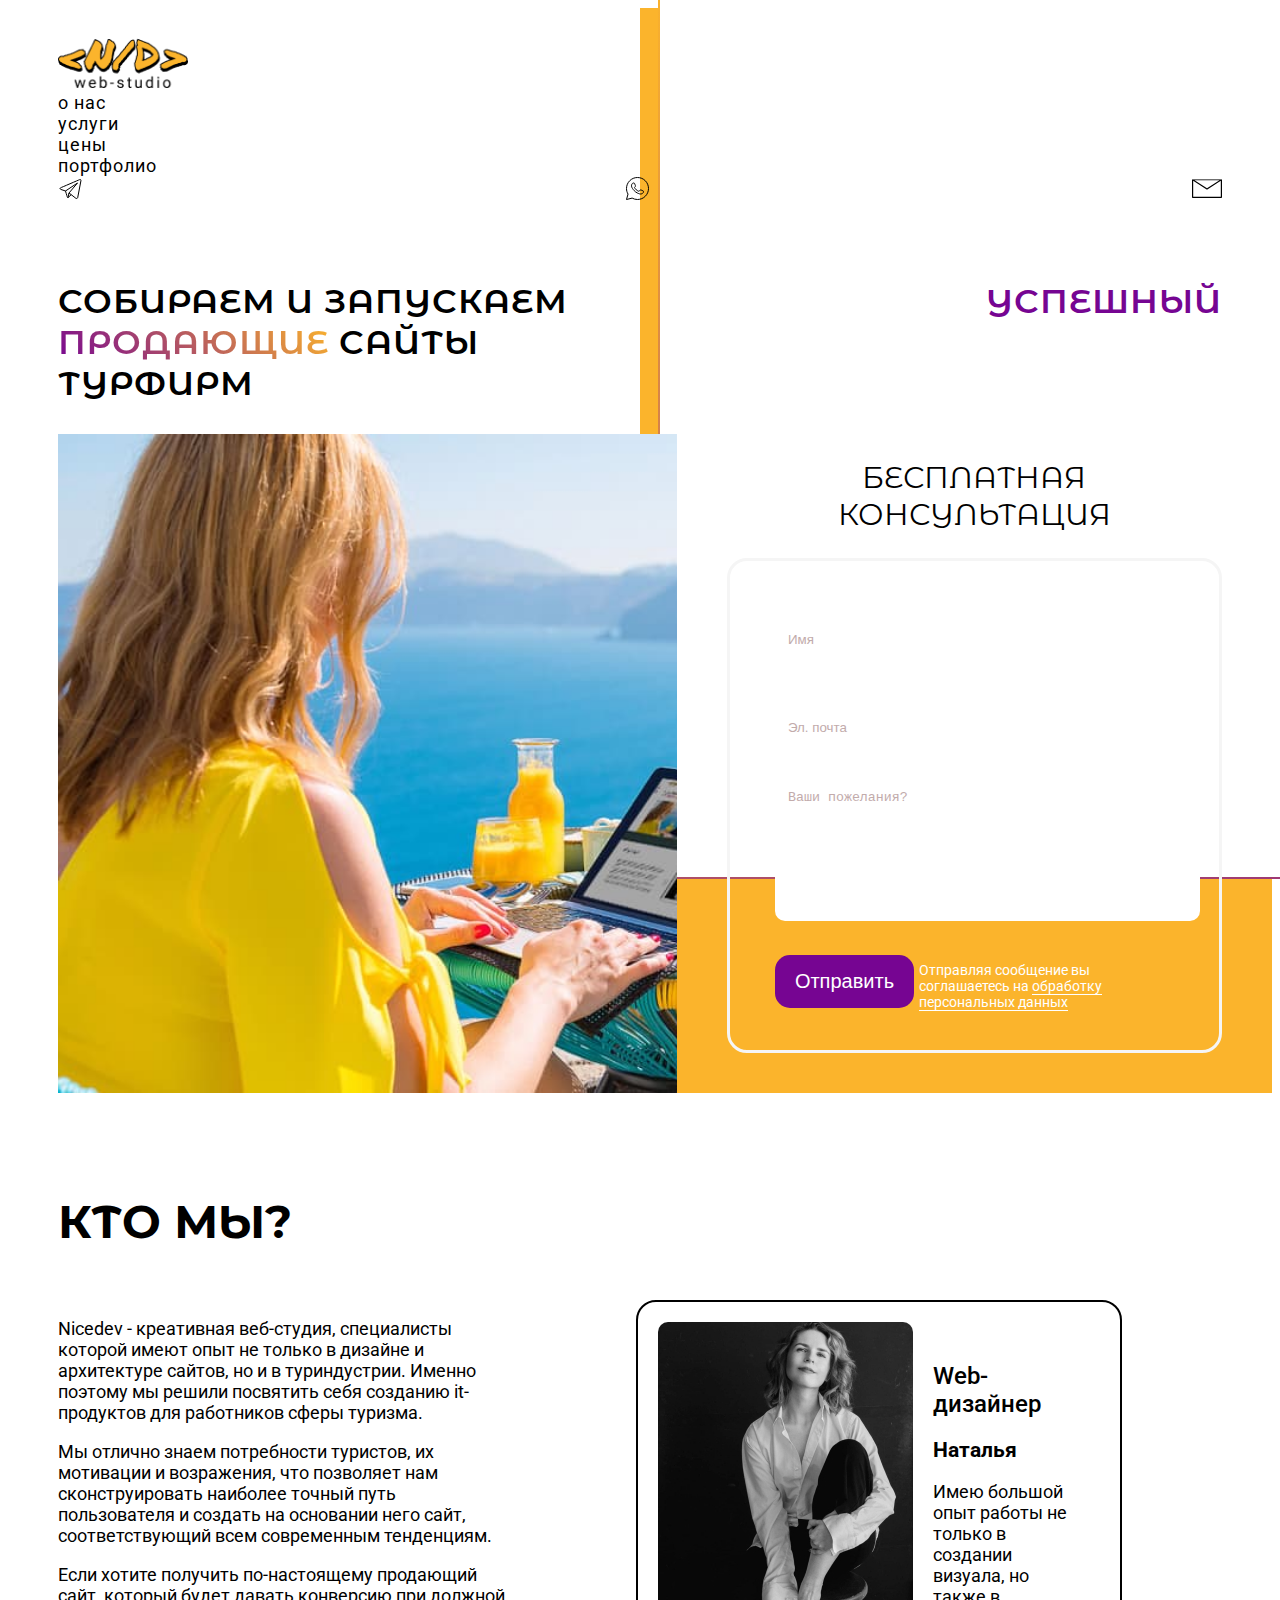
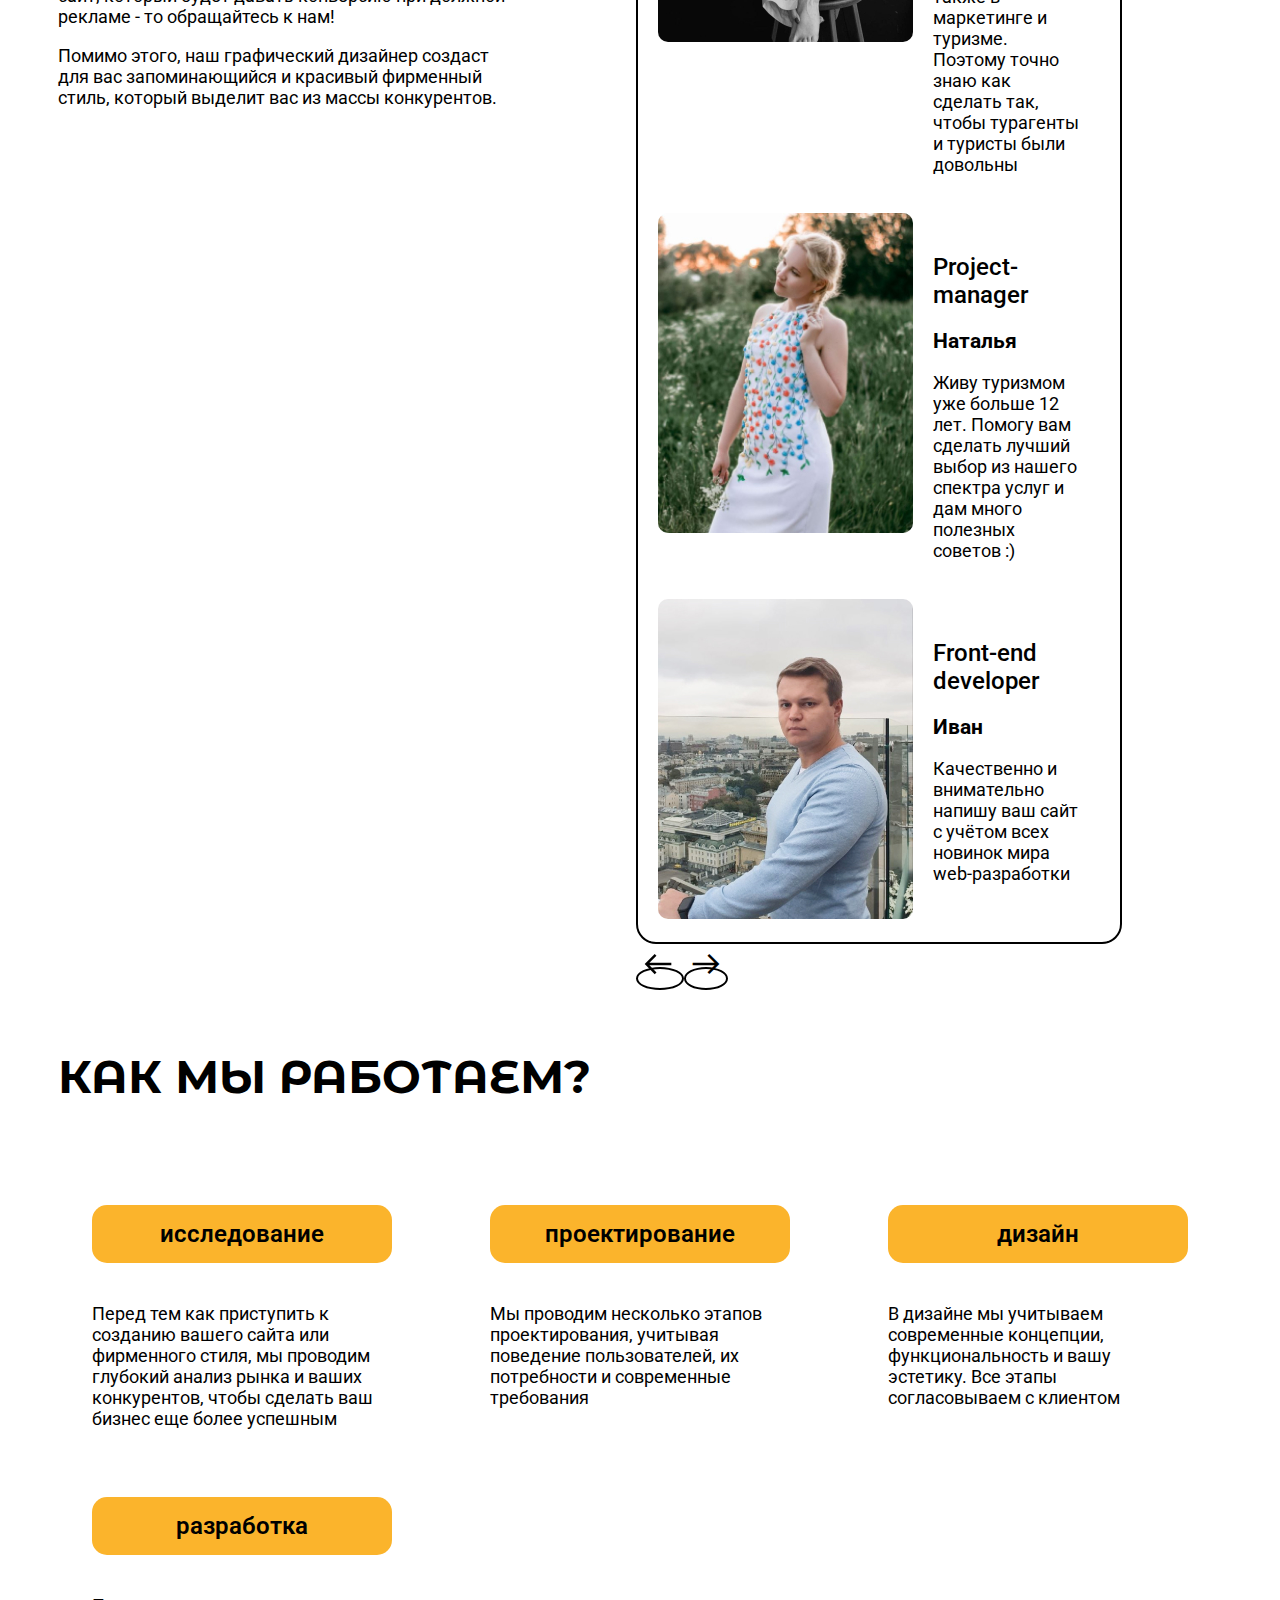
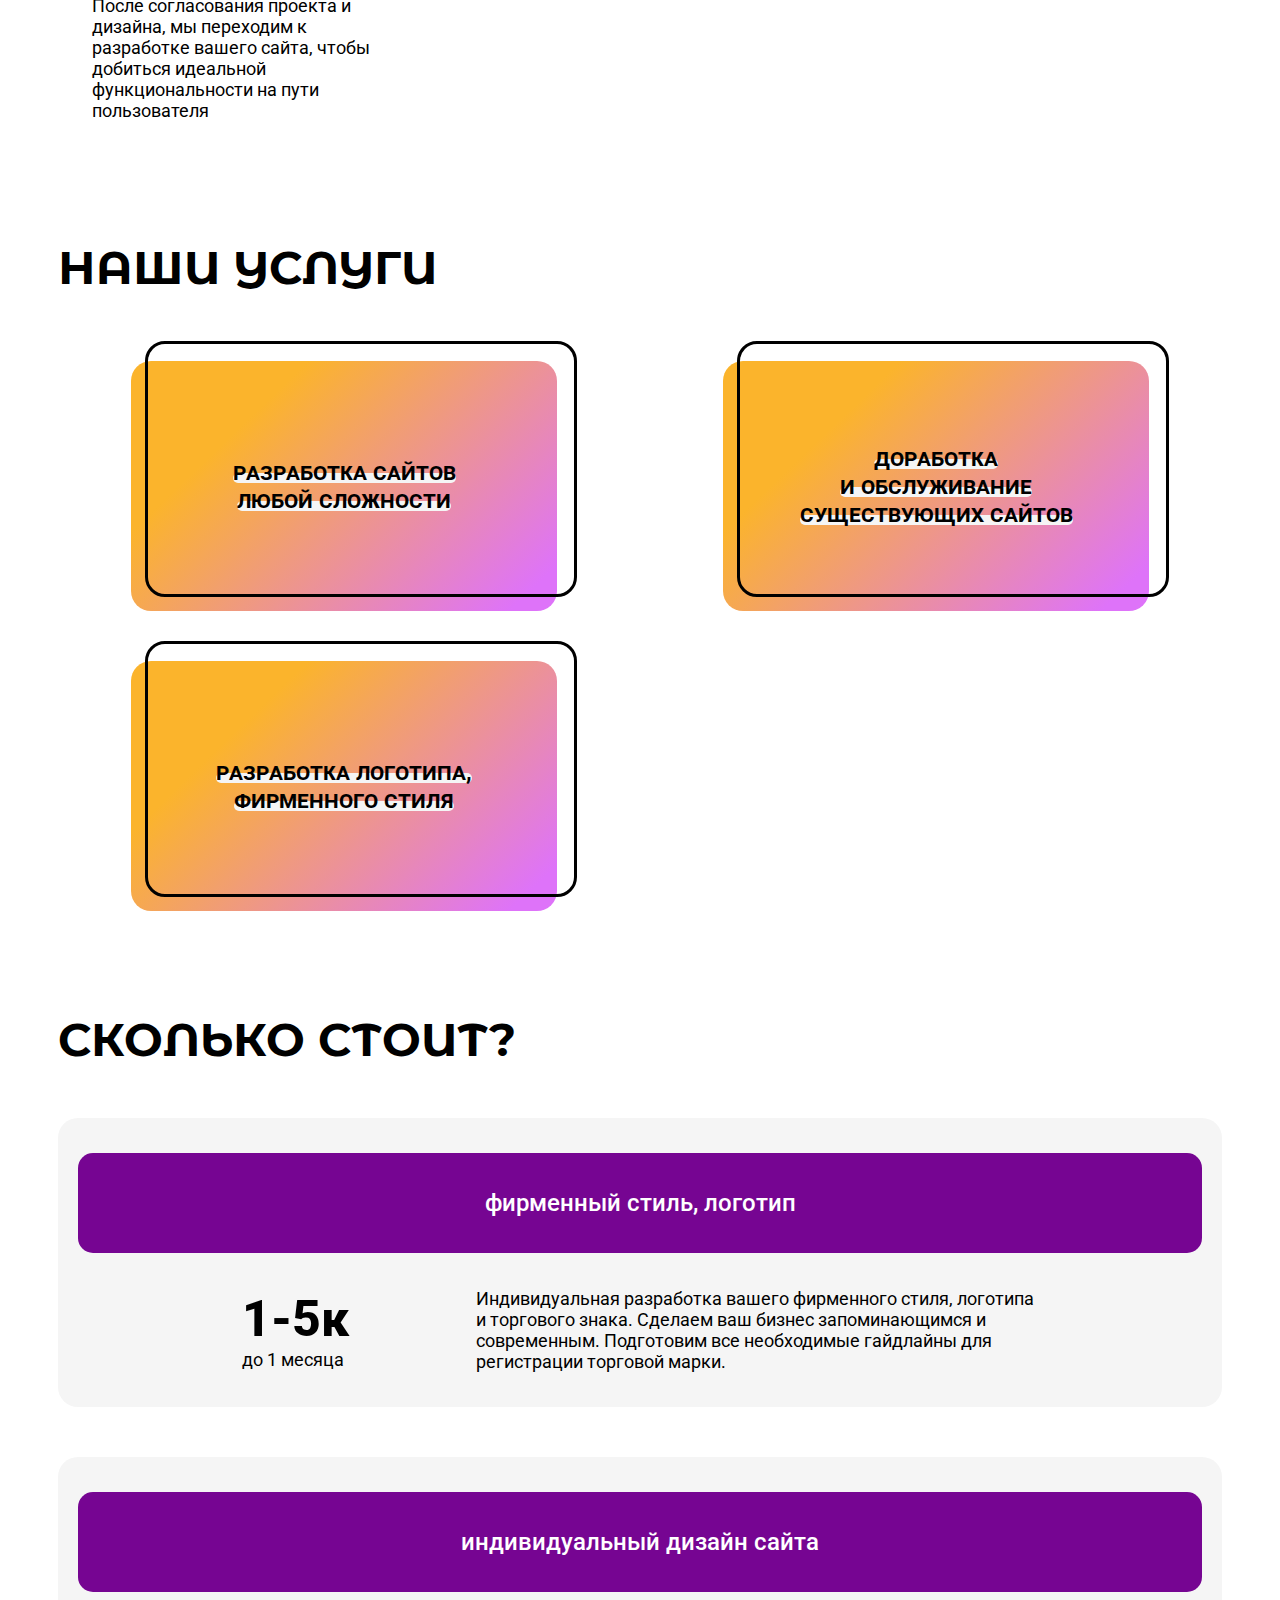
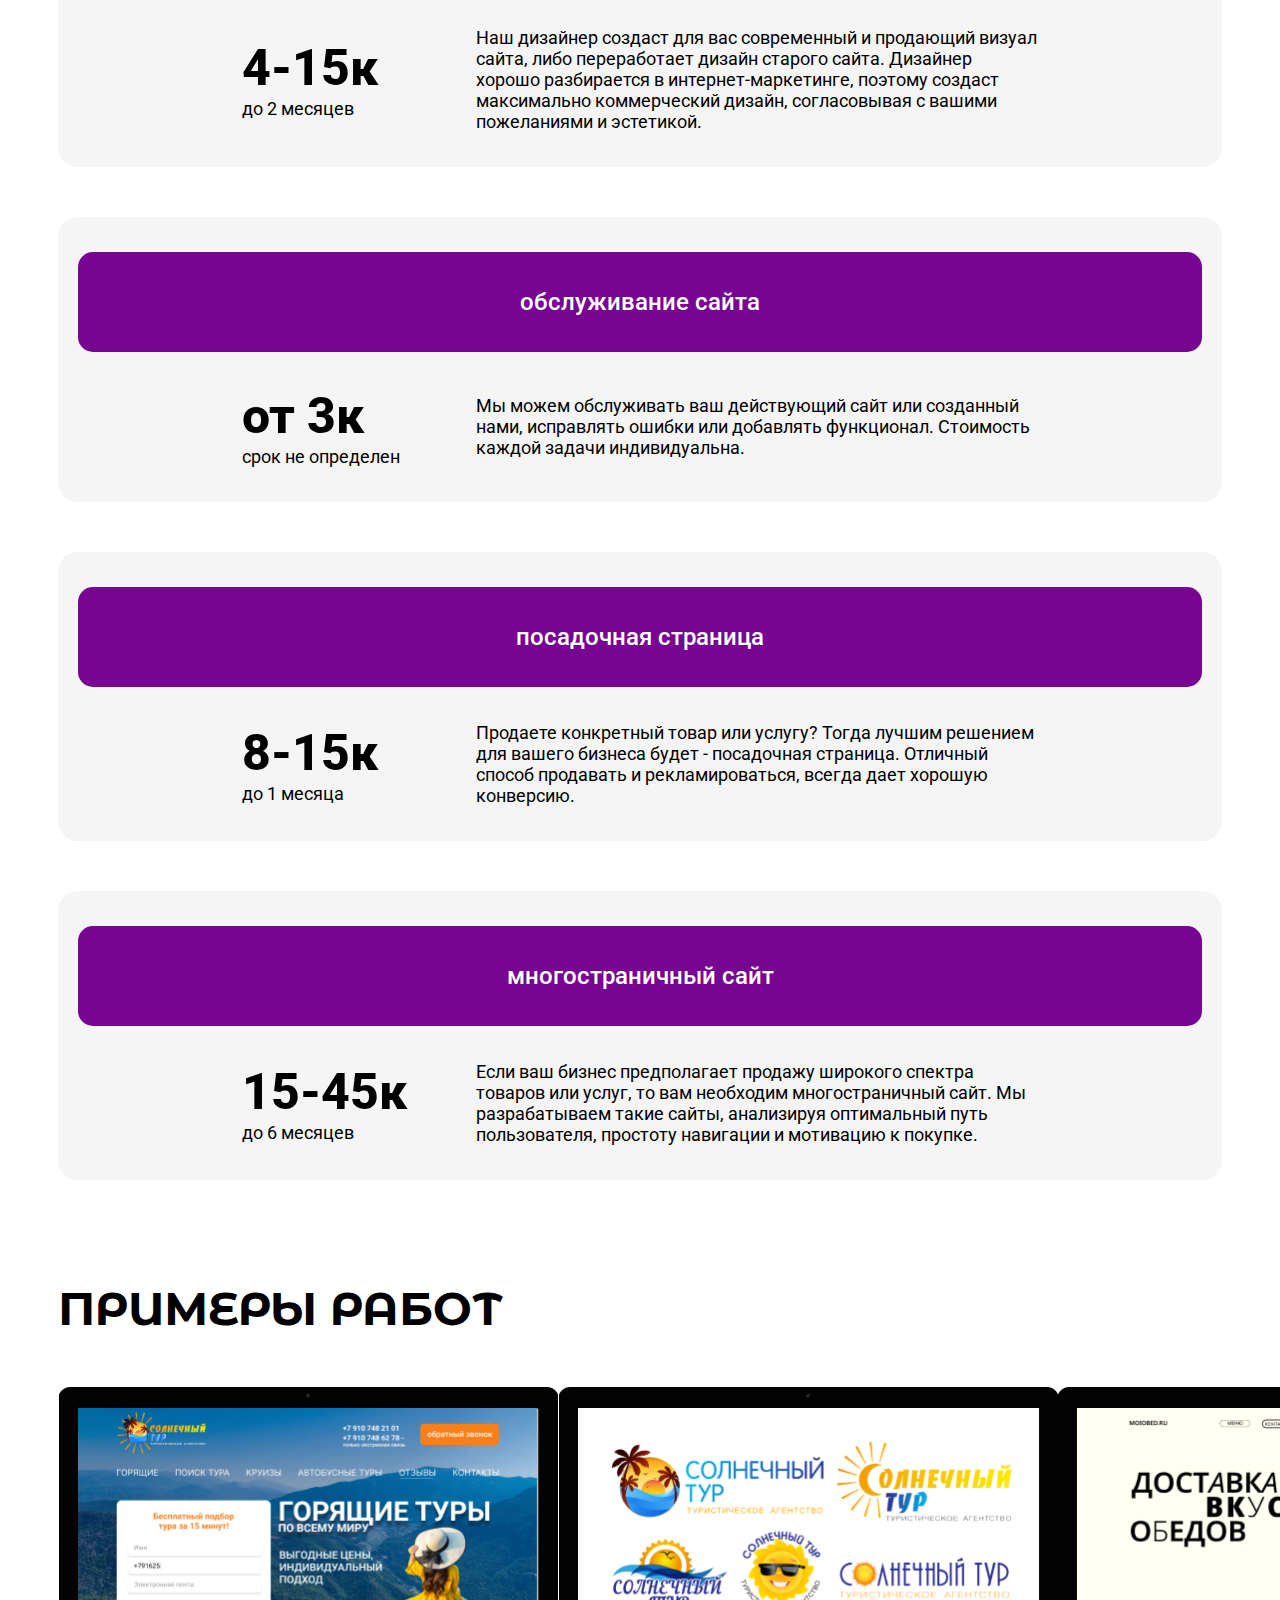
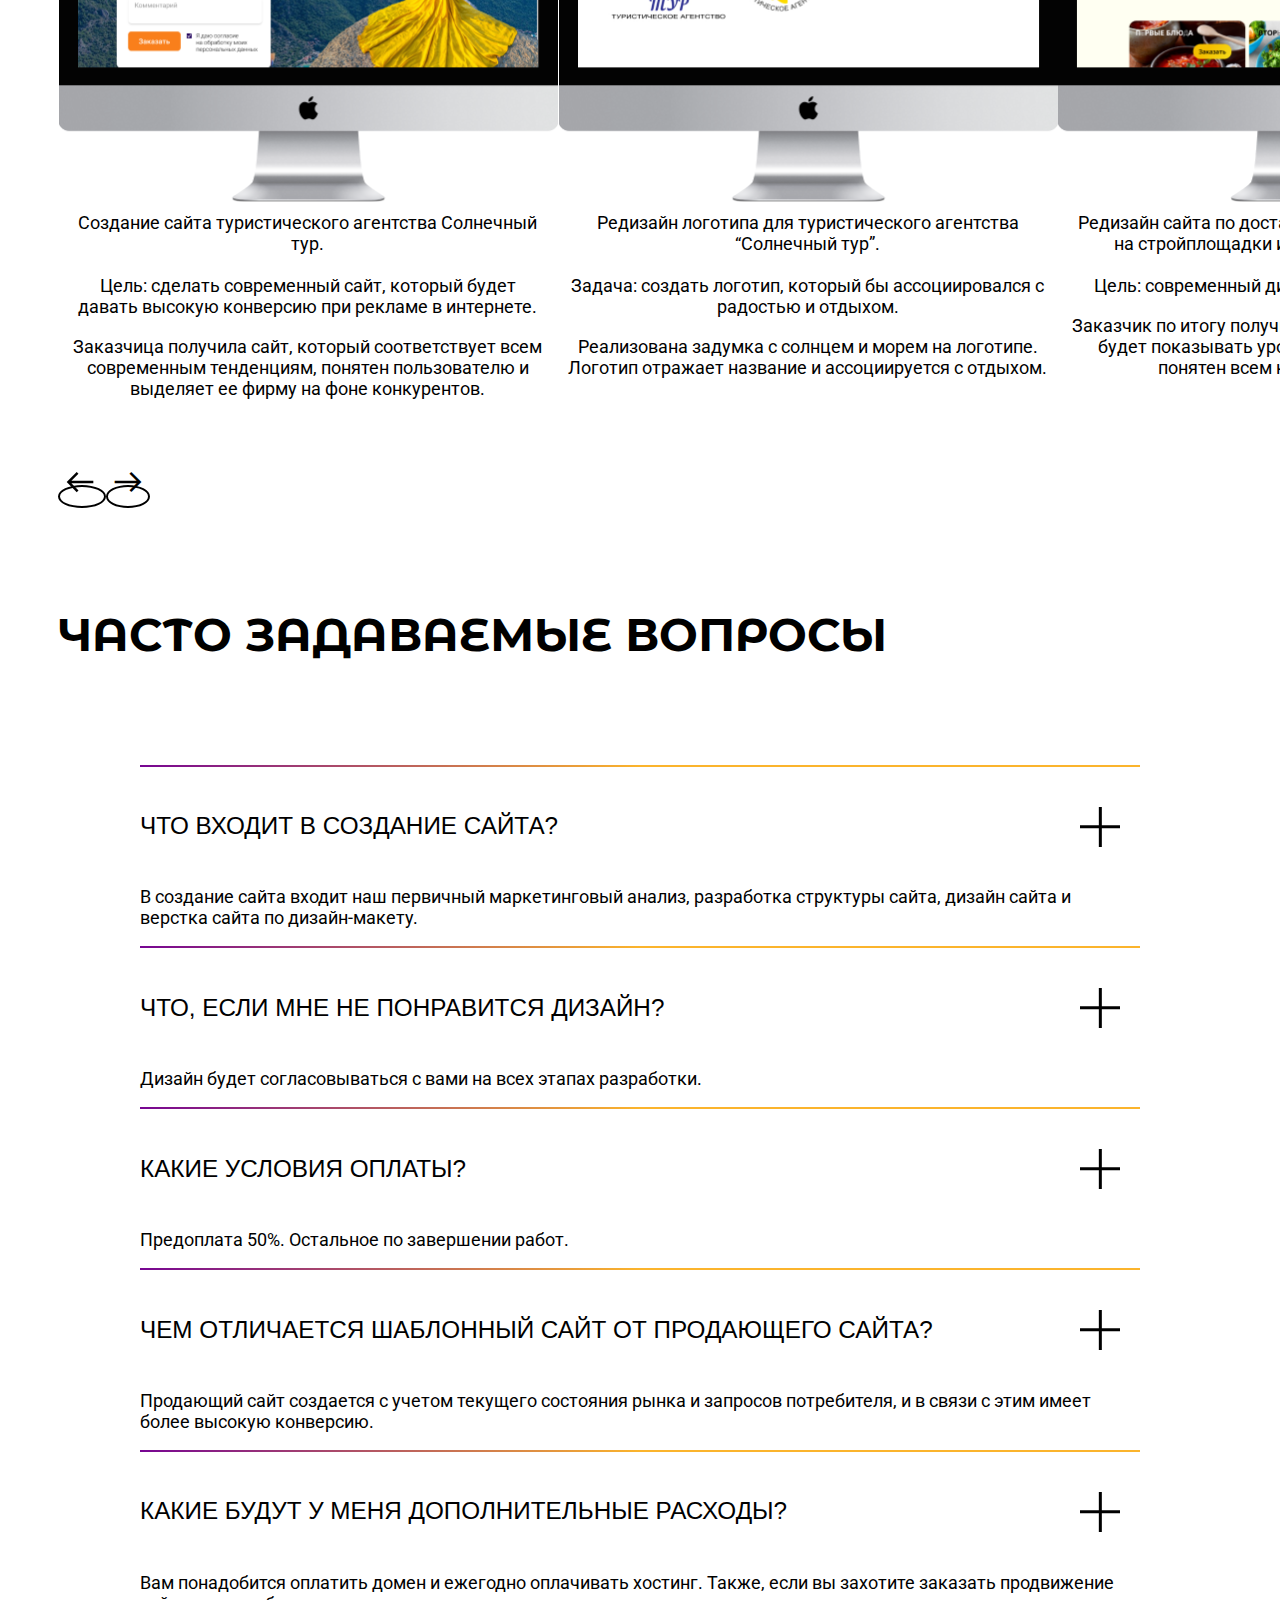
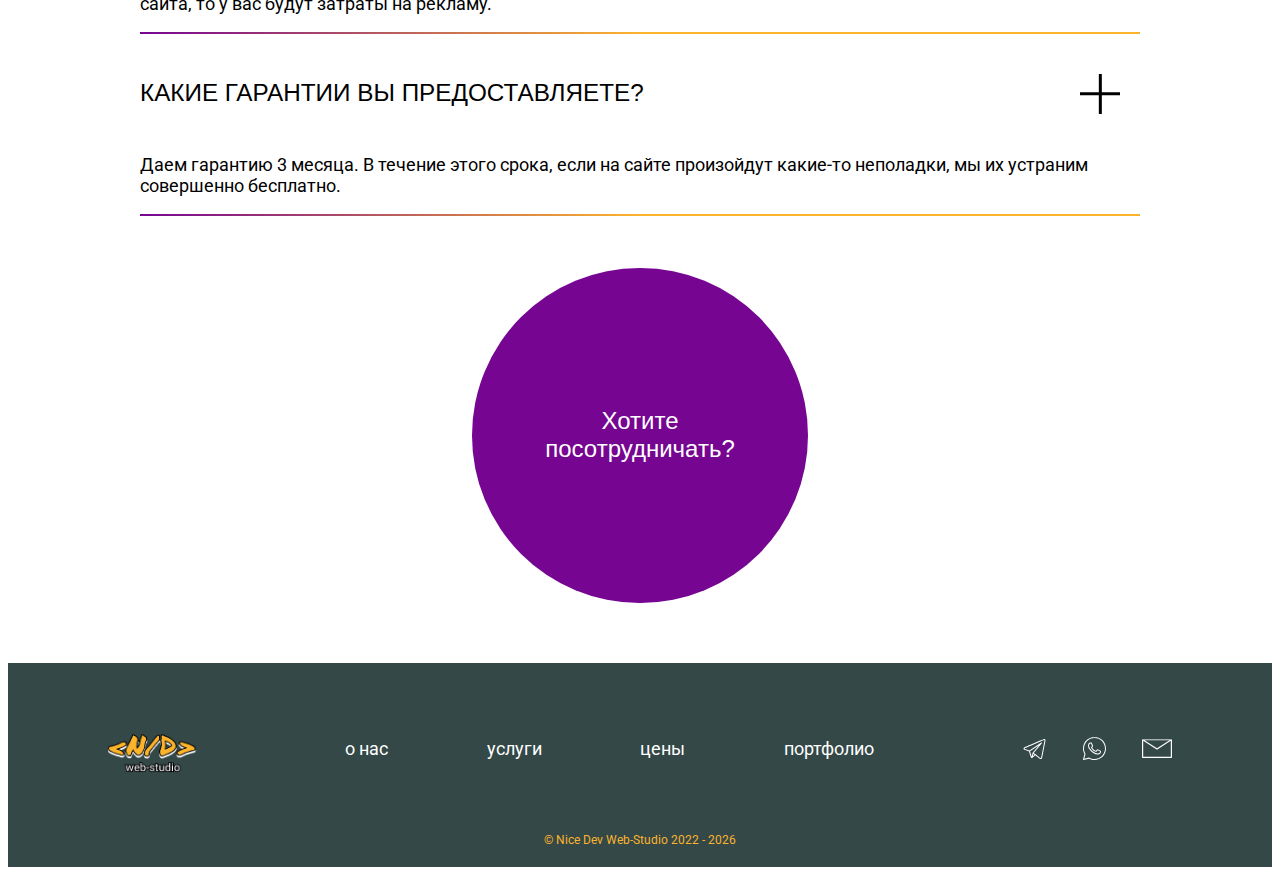
<file: index.html>
<!DOCTYPE html>
<html lang="ru">
  <head>
    <meta charset="UTF-8" />
    <meta http-equiv="X-UA-Compatible" content="IE=edge" />
    <meta name="viewport" content="width=device-width, initial-scale=1" />
    <title>Разработка сайтов веб-студии Nice Dev</title>
    <meta
      name="description"
      content="Nice-Dev - уникальная веб-студия по созданию и разработке веб-сайтов. Мы создадим дизайн сайта, логотипы компании, а также ее брендбук, и создадим сайт под ключ."
    />
    <meta
      name="keywords"
      content="разработка, создание, дизайн, логотипы, под ключ."
    />
    <link
      rel="icon"
      type="image/png"
      sizes="32x32"
      href="./img/logo/favicon-32x32.png"
    />

    <link
      rel="stylesheet"
      href="https://cdn.jsdelivr.net/npm/bootstrap@4.6.1/dist/css/bootstrap.min.css"
      integrity="sha384-zCbKRCUGaJDkqS1kPbPd7TveP5iyJE0EjAuZQTgFLD2ylzuqKfdKlfG/eSrtxUkn"
      crossorigin="anonymous"
    />

    <link
      rel="stylesheet"
      href="https://fonts.googleapis.com/css2?family=Material+Symbols+Outlined:opsz,wght,FILL,GRAD@48,400,0,0"
    />

    <!-- Yandex.Metrika counter -->
    <script type="text/javascript">
      (function (m, e, t, r, i, k, a) {
        m[i] =
          m[i] ||
          function () {
            (m[i].a = m[i].a || []).push(arguments);
          };
        m[i].l = 1 * new Date();
        for (var j = 0; j < document.scripts.length; j++) {
          if (document.scripts[j].src === r) {
            return;
          }
        }
        (k = e.createElement(t)),
          (a = e.getElementsByTagName(t)[0]),
          (k.async = 1),
          (k.src = r),
          a.parentNode.insertBefore(k, a);
      })(
        window,
        document,
        "script",
        "https://mc.yandex.ru/metrika/tag.js",
        "ym"
      );

      ym(92276890, "init", {
        clickmap: true,
        trackLinks: true,
        accurateTrackBounce: true,
      });
    </script>
    <noscript>
      <div>
        <img
          src="https://mc.yandex.ru/watch/92276890"
          style="position: absolute; left: -9999px"
          alt=""
        />
      </div>
    </noscript>
    <!-- /Yandex.Metrika counter -->

    <link rel="stylesheet" href="./css/style.css" />
  </head>

  <body>
    <div class="page">
      <header class="header">
        <span class="header__section_white"></span>
        <span class="header__section_yellow"></span>

        <nav class="navbar navbar-expand-lg p-0 header__nav">
          <a class="navbar-brand p-0 header__logo" href="/">
            <img src="./img/logo/logo.png" alt="логотип" />
          </a>
          <ul class="navbar-nav me-auto mb-lg-0 navbar-nav-scroll header__menu">
            <li class="nav-item menu__item">
              <a
                class="nav-link active header__menu-text"
                aria-current="page"
                href="#about"
                >о нас</a
              >
            </li>
            <li class="nav-item menu__item">
              <a
                class="nav-link active header__menu-text"
                aria-current="page"
                href="#services"
                >услуги</a
              >
            </li>
            <li class="nav-item menu__item">
              <a
                class="nav-link active header__menu-text"
                aria-current="page"
                href="#price"
                >цены</a
              >
            </li>
            <li class="nav-item menu__item">
              <a
                class="nav-link active header__menu-text"
                aria-current="page"
                href="#portfolio"
                >портфолио</a
              >
            </li>
            <!-- <li class="nav-item">
                <a class="nav-link active header__menu-text" aria-current="page" href="#">отзывы</a>
              </li> -->
          </ul>
          <ul class="contacts__list">
            <li class="contacts__item">
              <a
                href="https://telegram.im/@NataChoco"
                class="contacts__link"
                target="_blank"
              ></a>
            </li>
            <li class="contacts__item">
              <a
                href="https://wa.me/+79775784438"
                class="contacts__link"
                target="_blank"
              ></a>
            </li>
            <li class="contacts__item">
              <a
                href="mailto:nice-dev@list.ru"
                class="contacts__link"
                target="_blank"
              ></a>
            </li>
          </ul>
        </nav>

        <nav class="mobile__nav">
          <a class="navbar-brand p-0 header__logo" href="#">
            <img
              src="./img/logo/logo.png"
              alt="логотип"
              width="130"
              height="50"
            />
          </a>
          <div class="container-fluid burger__menu">
            <button class="navbar-toggler menu__burger_button" type="button">
              <span class="burger"></span>
            </button>
          </div>
          <div class="mobile__menu">
            <div class="offcanvas-header">
              <button type="button" class="btn-close">
                <span></span>
                <span></span>
              </button>
            </div>
            <div class="offcanvas-body">
              <ul class="navbar-nav flex-grow-1 mobile__list">
                <li class="nav-item mobile__item">
                  <a
                    class="nav-link mobile__link"
                    aria-current="page"
                    href="#about"
                    >о нас</a
                  >
                </li>
                <li class="nav-item mobile__item">
                  <a class="nav-link mobile__link" href="#services">услуги</a>
                </li>
                <li class="nav-item mobile__item">
                  <a class="nav-link mobile__link" href="#price">цены</a>
                </li>
                <li class="nav-item mobile__item">
                  <a class="nav-link mobile__link" href="#portfolio"
                    >портфолио</a
                  >
                </li>
              </ul>
            </div>
            <ul class="contacts__list mobile-contacts__list">
              <li class="contacts__item">
                <a
                  href="https://telegram.im/@NataChoco"
                  class="contacts__link"
                  target="_blank"
                ></a>
              </li>
              <li class="contacts__item">
                <a
                  href="https://wa.me/+79775784438"
                  class="contacts__link"
                  target="_blank"
                ></a>
              </li>
              <li class="contacts__item">
                <a
                  href="mailto:nice-dev@list.ru"
                  class="contacts__link"
                  target="_blank"
                ></a>
              </li>
            </ul>
          </div>
          <div class="mobile__menu-section"></div>
        </nav>

        <section class="header__titles">
          <h1 class="header__title-left">
            СОБИРАЕМ И ЗАПУСКАЕМ<span class="header__title-left-color">
              ПРОДАЮЩИЕ</span
            >
            САЙТЫ турфирм
          </h1>
          <h2 class="header__title-right">
            создаем
            <span class="header__title-right-color">успешный</span> и узнаваемый
            бренд
          </h2>
        </section>

        <section class="header__bottom">
          <span class="header__image"></span>
          <section class="header__section-form">
            <h2 class="header__form-title">бесплатная консультация</h2>
            <form method="POST" id="form-header" class="header__form">
              <input
                type="text"
                name="name"
                class="form-contacts"
                placeholder="Имя"
                required
              />
              <input
                type="email"
                name="email"
                class="form-contacts"
                placeholder="Эл. почта"
                required
              />
              <textarea
                name="message"
                id="message"
                class="send-text"
                placeholder="Ваши пожелания?"
                required
              ></textarea>
              <span class="header__button">
                <button type="submit" class="form-btn">
                  <span>Отправить</span>
                </button>
                <label class="label">
                  <span>Отправляя сообщение вы соглашаетесь на
                    <a href="./privacy" class="privacy">обработку персональных данных</a>
                  </span>
                </label>
              </span>
            </form>
          </section>
        </section>
      </header>
      <main class="main">
        <section class="about" id="about">
          <h2 class="main__title">кто мы?</h2>
          <section class="about__us">
            <section class="about__left">
              <p class="about__left-paragraph">
                Nicedev - креативная веб-студия, специалисты которой имеют опыт
                не только в дизайне и архитектуре сайтов, но и в туриндустрии.
                Именно поэтому мы решили посвятить себя созданию it-продуктов
                для работников сферы туризма.
              </p>
              <p class="about__left-paragraph">
                Мы отлично знаем потребности туристов, их мотивации и
                возражения, что позволяет нам сконструировать наиболее точный
                путь пользователя и создать на основании него сайт,
                соответствующий всем современным тенденциям.
              </p>
              <p class="about__left-paragraph">
                Если хотите получить по-настоящему продающий сайт, который будет
                давать конверсию при должной рекламе - то обращайтесь к нам!
              </p>
              <p class="about__left-paragraph">
                Помимо этого, наш графический дизайнер создаст для вас
                запоминающийся и красивый фирменный стиль, который выделит вас
                из массы конкурентов.
              </p>
            </section>
            <section class="about__right">
              <div
                id="carouselExampleInterval"
                class="carousel slide carousel-fade about__carousel"
                data-ride="carousel"
                data-touch="true"
              >
                <ul class="carousel-inner about__right-carousel">
                  <li class="carousel-item active" data-interval="10000">
                    <div class="card about__card">
                      <img
                        src="./img/partners/partner1.jpg"
                        class="card-img-top card__size"
                        alt="дизайнер Наталья"
                      />
                      <div class="card-body card__body-size">
                        <h2 class="about__card-profession">Web-дизайнер</h2>
                        <h3 class="about__card-name">Наталья</h3>
                        <p class="about__card-text">
                          Имею большой опыт работы не только в создании визуала,
                          но также в маркетинге и туризме. Поэтому точно знаю
                          как сделать так, чтобы турагенты и туристы были
                          довольны
                        </p>
                      </div>
                    </div>
                  </li>
                  <li class="carousel-item" data-interval="10000">
                    <div class="card about__card">
                      <img
                        src="./img/partners/partner2.jpg"
                        class="card-img-top card__size"
                        alt="проект менеджер Наталья"
                      />
                      <div class="card-body card__body-size">
                        <h2 class="about__card-profession">Project-manager</h2>
                        <h3 class="about__card-name">Наталья</h3>
                        <p class="about__card-text">
                          Живу туризмом уже больше 12 лет. Помогу вам сделать
                          лучший выбор из нашего спектра услуг и дам много
                          полезных советов :)
                        </p>
                      </div>
                    </div>
                  </li>
                  <li class="carousel-item" data-interval="10000">
                    <div class="card about__card">
                      <img
                        src="./img/partners/partner4.jpg"
                        class="card-img-top card__size"
                        alt="разработчик Иван"
                      />
                      <div class="card-body card__body-size">
                        <h2 class="about__card-profession">
                          Front-end developer
                        </h2>
                        <h3 class="about__card-name">Иван</h3>
                        <p class="about__card-text">
                          Качественно и внимательно напишу ваш сайт с учётом
                          всех новинок мира web-разработки
                        </p>
                      </div>
                    </div>
                  </li>
                </ul>
                <a
                  class="carousel-control-prev carousel-button carousel-button-left"
                  href="#carouselExampleInterval"
                  role="button"
                  data-slide="prev"
                >
                  <span class="material-symbols-outlined arrow__left"
                    >arrow_right_alt</span
                  >
                </a>
                <a
                  class="carousel-control-next carousel-button carousel-button-right"
                  href="#carouselExampleInterval"
                  role="button"
                  data-slide="next"
                >
                  <span class="material-symbols-outlined arrow__right"
                    >arrow_right_alt</span
                  >
                </a>
              </div>
            </section>
          </section>
        </section>
        <section class="about__our-work">
          <h2 class="main__title">как мы работаем?</h2>
          <ul class="about__specialty">
            <li class="about__item">
              <h2 class="about__speciality-title">исследование</h2>
              <p class="about__speciality-paragraph">
                Перед тем как приступить к созданию вашего сайта или фирменного
                стиля, мы проводим глубокий анализ рынка и ваших конкурентов,
                чтобы сделать ваш бизнес еще более успешным
              </p>
            </li>
            <li class="about__item">
              <h2 class="about__speciality-title">проектирование</h2>
              <p class="about__speciality-paragraph">
                Мы проводим несколько этапов проектирования, учитывая поведение
                пользователей, их потребности и современные требования
              </p>
            </li>
            <li class="about__item">
              <h2 class="about__speciality-title">дизайн</h2>
              <p class="about__speciality-paragraph">
                В дизайне мы учитываем современные концепции, функциональность и
                вашу эстетику. Все этапы согласовываем с клиентом
              </p>
            </li>
            <li class="about__item">
              <h2 class="about__speciality-title">разработка</h2>
              <p class="about__speciality-paragraph">
                После согласования проекта и дизайна, мы переходим к разработке
                вашего сайта, чтобы добиться идеальной функциональности на пути
                пользователя
              </p>
            </li>
          </ul>
          <div
            id="carouselExampleInterval1"
            class="carousel slide about__specialty-carousel"
            data-ride="carousel"
            data-touch="true"
          >
            <ul class="carousel-inner about__specialty-carousel-inner">
              <li class="carousel-item active" data-interval="10000">
                <div class="about__specialty-card">
                  <h2 class="about__speciality-title">исследование</h2>
                  <p class="about__speciality-paragraph">
                    Перед тем, как приступить к созданию вашего сайта или
                    фирменного стиля, мы проводим глубокий анализ рынка и ваших
                    конкурентов, чтобы сделать ваш бизнес еще более успешным.
                  </p>
                </div>
              </li>
              <li class="carousel-item" data-interval="10000">
                <div class="about__specialty-card">
                  <h2 class="about__speciality-title">проектирование</h2>
                  <p class="about__speciality-paragraph">
                    Мы проводим несколько этапов проектирования, учитывая
                    поведение пользователей, их потребности и современные
                    требования.
                  </p>
                </div>
              </li>
              <li class="carousel-item" data-interval="10000">
                <div class="about__specialty-card">
                  <h2 class="about__speciality-title">дизайн</h2>
                  <p class="about__speciality-paragraph">
                    В дизайне мы учитываем современные концепции,
                    функциональность и вашу эстетику. Все этапы согласовываем с
                    клиентом.
                  </p>
                </div>
              </li>
              <li class="carousel-item" data-interval="10000">
                <div class="about__specialty-card">
                  <h2 class="about__speciality-title">разработка</h2>
                  <p class="about__speciality-paragraph">
                    После согласования проекта и дизайна, мы переходим к
                    разработке вашего сайта, чтобы добиться идеальной
                    функциональности на пути пользователя.
                  </p>
                </div>
              </li>
            </ul>
            <a
              class="carousel-control-prev carousel-button carousel-button-left"
              href="#carouselExampleInterval1"
              role="button"
              data-slide="prev"
            >
              <span class="material-symbols-outlined arrow__left"
                >arrow_right_alt</span
              >
            </a>
            <a
              class="carousel-control-next carousel-button carousel-button-right"
              href="#carouselExampleInterval1"
              role="button"
              data-slide="next"
            >
              <span class="material-symbols-outlined arrow__right"
                >arrow_right_alt</span
              >
            </a>
          </div>
        </section>
        <section class="our__services" id="services">
          <h2 class="main__title">наши услуги</h2>
          <ul class="services__list">
            <li class="services__item">
              <h3 class="services__subtitle">разработка сайтов</h3>
              <h3 class="services__subtitle">любой сложности</h3>
            </li>
            <li class="services__item">
              <h3 class="services__subtitle">доработка</h3>
              <h3 class="services__subtitle">и обслуживание</h3>
              <h3 class="services__subtitle">существующих сайтов</h3>
            </li>
            <li class="services__item">
              <h3 class="services__subtitle">разработка логотипа,</h3>
              <h3 class="services__subtitle">фирменного стиля</h3>
            </li>
          </ul>
        </section>
        <section class="our__price" id="price">
          <h2 class="main__title">сколько стоит?</h2>
          <ul class="price__list">
            <li class="price__item">
              <p class="price__works">фирменный стиль, логотип</p>
              <div class="price__block">
                <p class="price__coast">1-5к</p>
                <p class="price__wirking-time">до 1 месяца</p>
              </div>
              <p class="price__about-works">
                Индивидуальная разработка вашего фирменного стиля, логотипа и
                торгового знака. Сделаем ваш бизнес запоминающимся и
                современным. Подготовим все необходимые гайдлайны для
                регистрации торговой марки.
              </p>
            </li>
            <li class="price__item">
              <p class="price__works">индивидуальный дизайн сайта</p>
              <div class="price__block">
                <p class="price__coast">4-15к</p>
                <p class="price__wirking-time">до 2 месяцев</p>
              </div>
              <p class="price__about-works">
                Наш дизайнер создаст для вас современный и продающий визуал
                сайта, либо переработает дизайн старого сайта. Дизайнер хорошо
                разбирается в интернет-маркетинге, поэтому создаст максимально
                коммерческий дизайн, согласовывая с вашими пожеланиями и
                эстетикой.
              </p>
            </li>
            <li class="price__item">
              <p class="price__works">обслуживание сайта</p>
              <div class="price__block">
                <p class="price__coast">от 3к</p>
                <p class="price__wirking-time">срок не определен</p>
              </div>
              <p class="price__about-works">
                Мы можем обслуживать ваш действующий сайт или созданный нами,
                исправлять ошибки или добавлять функционал. Стоимость каждой
                задачи индивидуальна.
              </p>
            </li>
            <li class="price__item">
              <p class="price__works">посадочная страница</p>
              <div class="price__block">
                <p class="price__coast">8-15к</p>
                <p class="price__wirking-time">до 1 месяца</p>
              </div>
              <p class="price__about-works">
                Продаете конкретный товар или услугу? Тогда лучшим решением для
                вашего бизнеса будет - посадочная страница. Отличный способ
                продавать и рекламироваться, всегда дает хорошую конверсию.
              </p>
            </li>
            <li class="price__item">
              <p class="price__works">многостраничный сайт</p>
              <div class="price__block">
                <p class="price__coast">15-45к</p>
                <p class="price__wirking-time">до 6 месяцев</p>
              </div>
              <p class="price__about-works">
                Если ваш бизнес предполагает продажу широкого спектра товаров
                или услуг, то вам необходим многостраничный сайт. Мы
                разрабатываем такие сайты, анализируя оптимальный путь
                пользователя, простоту навигации и мотивацию к покупке.
              </p>
            </li>
          </ul>
        </section>
        <section class="portfolio" id="portfolio">
          <h2 class="main__title">примеры работ</h2>
          <section class="work__portfolio">
            <div
              id="carouselExampleInterval2"
              class="carousel slide carousel-fade portfolio__carousel"
              data-ride="carousel"
              data-touch="true"
            >
              <ul class="carousel-inner portfolio__list">
                <li class="carousel-item active portfolio__item">
                  <div class="card portfolio__card">
                    <p class="portfolio__paragraph">
                      Создание сайта туристического агентства Солнечный тур.<br />
                      <br />
                      Цель: сделать современный сайт, который будет давать
                      высокую конверсию при рекламе в интернете.
                    </p>
                    <br />
                    <img
                      src="./img/portfolio/soltour.png"
                      class="card-img-top portfolio__image"
                      alt="проект 1"
                    />
                    <p class="portfolio__paragraph">
                      Заказчица получила сайт, который соответствует всем
                      современным тенденциям, понятен пользователю и выделяет ее
                      фирму на фоне конкурентов.
                    </p>
                  </div>
                </li>
                <li class="carousel-item portfolio__item">
                  <div class="card portfolio__card">
                    <p class="portfolio__paragraph">
                      Редизайн логотипа для туристического агентства “Солнечный
                      тур”.<br />
                      <br />
                      Задача: создать логотип, который бы ассоциировался с
                      радостью и отдыхом.
                    </p>
                    <br />
                    <img
                      src="./img/portfolio/logos2.png"
                      class="card-img-top portfolio__image"
                      alt="проект 2"
                    />
                    <p class="portfolio__paragraph">
                      Реализована задумка с солнцем и морем на логотипе. Логотип
                      отражает название и ассоциируется с отдыхом.
                    </p>
                  </div>
                </li>
                <li class="carousel-item portfolio__item">
                  <div class="card portfolio__card">
                    <p class="portfolio__paragraph">
                      Редизайн сайта по доставке готовых обедов в офисы, на
                      стройплощадки и выездные мероприятия.<br />
                      <br />
                      Цель: современный дизайн и понятная навигация.
                    </p>
                    <br />
                    <img
                      src="./img/portfolio/delivery.png"
                      class="card-img-top portfolio__image"
                      alt="проект 3"
                    />
                    <p class="portfolio__paragraph">
                      Заказчик по итогу получил современный сайт, который будет
                      показывать уровень качества продукции и понятен всем
                      клиентам заказчика.
                    </p>
                  </div>
                </li>
                <li class="carousel-item portfolio__item">
                  <div class="card portfolio__card">
                    <p class="portfolio__paragraph">
                      Сайт туристического агентства Москва, работающего с 2000
                      года.<br />
                      <br />
                      Задача: реализовать современный дизайн и функционал.
                    </p>
                    <br />
                    <img
                      src="./img/portfolio/marytour.png"
                      class="card-img-top portfolio__image"
                      alt="проект 4"
                    />
                    <p class="portfolio__paragraph">
                      Реализована система поиска туров с перелетами, поиск
                      круизов и автобусных туров. Сайт сделан в современном
                      дизайне с использованием анимации и интерактивных ссылок.
                    </p>
                  </div>
                </li>
                <li class="carousel-item portfolio__item">
                  <div class="card portfolio__card">
                    <p class="portfolio__paragraph">
                      Сайт фирмы, которая продает мобильные аксессуары и
                      компьютерную технику.<br />
                      <br />
                      Задача: создать ультра-современный сайт для целевой
                      аудитории 18-30 лет.
                    </p>
                    <br />
                    <img
                      src="./img/portfolio/shop.png"
                      class="card-img-top portfolio__image"
                      alt="проект 5"
                    />
                    <p class="portfolio__paragraph">
                      Сайт сделан с учетом маркетингового анализа, с понятным
                      УТП, структура сайта ведет клиента по всей воронке продаж.
                    </p>
                  </div>
                </li>
                <li class="carousel-item portfolio__item">
                  <div class="card portfolio__card">
                    <p class="portfolio__paragraph">
                      Сайт для нового туристического агентства,
                      специализирующегося на продаже горящих туров.<br />
                      <br />
                      Задача: создать сайт, который поможет завоевать рынок.
                    </p>
                    <br />
                    <img
                      src="./img/portfolio/hotel.png"
                      class="card-img-top portfolio__image"
                      alt="проект 6"
                    />
                    <p class="portfolio__paragraph">
                      Реализовано несколько форм обратной связи для удобства
                      туристов. А также яркие графические решения для легкой
                      навигации по сайту.
                    </p>
                  </div>
                </li>
                <li class="carousel-item portfolio__item">
                  <div class="card portfolio__card">
                    <p class="portfolio__paragraph">
                      Сайт производственной компании, работающей с изделиями из
                      стали.<br />
                      <br />
                      Цель: сделать продающий сайт, демонстрирующий весь
                      ассортимент.
                    </p>
                    <br />
                    <img
                      src="./img/portfolio/stali.png"
                      class="card-img-top portfolio__image"
                      alt="проект 7"
                    />
                    <p class="portfolio__paragraph">
                      Современный интерактивный фотоальбом позволяет увидеть
                      большинство готовых изделий. Также на каждой странице
                      реализован фирменный стиль компании.
                    </p>
                  </div>
                </li>
                <li class="carousel-item portfolio__item">
                  <div class="card portfolio__card">
                    <p class="portfolio__paragraph">
                      Разработка логотипа для магазина, который занимается
                      продажей продуктов из разных уголков мира.
                    </p>
                    <br />
                    <img
                      src="./img/portfolio/logos.png"
                      class="card-img-top portfolio__image"
                      alt="проект 8"
                    />
                    <p class="portfolio__paragraph">
                      Создано много вариантов логотипа, который ассоциируется
                      одновременно с едой, планетой и путешествиями.
                    </p>
                  </div>
                </li>
                <li class="carousel-item portfolio__item">
                  <div class="card portfolio__card">
                    <p class="portfolio__paragraph">
                      Создание сайта для туристического агентства "МИРА"<br />
                      <br />
                      Цель: создать сайт, который позволит поднять количество
                      продаж, будет легко продвигаться в поисковых системах,
                      иметь высокую конверсию лидов.
                    </p>
                    <br />
                    <img
                      src="./img/portfolio/mira-tur.png"
                      class="card-img-top portfolio__image"
                      alt="проект 9"
                    />
                    <p class="portfolio__paragraph">
                      Заказчица получила сайт, где используется несколько
                      поисковых модулей под разные запросы посетителя. А также
                      большое количество форм для обратной связи с менеджерами,
                      поскольку одна из сильных сторон фирмы - высокая
                      квалификация сотрудников и постоянная поддержка туристов.
                    </p>
                  </div>
                </li>
              </ul>
              <a
                class="carousel-control-prev carousel-button carousel-button-left portfolio__carousel-button portfolio__carousel-button-left"
                href="#carouselExampleInterval2"
                role="button"
                data-slide="prev"
              >
                <span class="material-symbols-outlined arrow__left"
                  >arrow_right_alt</span
                >
              </a>
              <a
                class="carousel-control-next carousel-button carousel-button-right portfolio__carousel-button portfolio__carousel-button-right"
                href="#carouselExampleInterval2"
                role="button"
                data-slide="next"
              >
                <span class="material-symbols-outlined arrow__right"
                  >arrow_right_alt</span
                >
              </a>
            </div>
          </section>
        </section>
        <section class="questions">
          <h2 class="main__title">Часто задаваемые вопросы</h2>
          <section class="section__questions">
            <section class="question__section-left">
              <div class="block__questions">
                <ul class="accordion" id="accordionExample">
                  <li class="card accordion-item">
                    <h2 class="card-header">
                      <button
                        class="accordion-button accordion__button-image collapsed"
                        type="button"
                        data-toggle="collapse"
                        data-target="#collapseOne"
                      >
                        Что входит в создание сайта?
                      </button>
                    </h2>
                    <div
                      id="collapseOne"
                      class="collapse"
                      data-parent="#accordionExample"
                    >
                      <p class="card-body questions__paragraph">
                        В создание сайта входит наш первичный маркетинговый
                        анализ, разработка структуры сайта, дизайн сайта и
                        верстка сайта по дизайн-макету.
                      </p>
                    </div>
                  </li>
                  <li class="card accordion-item">
                    <h2 class="card-header">
                      <button
                        class="accordion-button accordion__button-image collapsed"
                        type="button"
                        data-toggle="collapse"
                        data-target="#collapseOne2"
                      >
                        Что, если мне не понравится дизайн?
                      </button>
                    </h2>
                    <div
                      id="collapseOne2"
                      class="collapse"
                      data-parent="#accordionExample"
                    >
                      <p class="card-body questions__paragraph">
                        Дизайн будет согласовываться с вами на всех этапах
                        разработки.
                      </p>
                    </div>
                  </li>
                  <li class="card accordion-item">
                    <h2 class="card-header">
                      <button
                        class="accordion-button accordion__button-image collapsed"
                        type="button"
                        data-toggle="collapse"
                        data-target="#collapseOne3"
                      >
                        Какие условия оплаты?
                      </button>
                    </h2>
                    <div
                      id="collapseOne3"
                      class="collapse"
                      data-parent="#accordionExample"
                    >
                      <p class="card-body questions__paragraph">
                        Предоплата 50%. Остальное по завершении работ.
                      </p>
                    </div>
                  </li>
                  <li class="card accordion-item">
                    <h2 class="card-header">
                      <button
                        class="accordion-button accordion__button-image collapsed"
                        type="button"
                        data-toggle="collapse"
                        data-target="#collapseOne4"
                      >
                        чем отличается шаблонный сайт от продающего сайта?
                      </button>
                    </h2>
                    <div
                      id="collapseOne4"
                      class="collapse"
                      data-parent="#accordionExample"
                    >
                      <p class="card-body questions__paragraph">
                        Продающий сайт создается с учетом текущего состояния
                        рынка и запросов потребителя, и в связи с этим имеет
                        более высокую конверсию.
                      </p>
                    </div>
                  </li>
                  <li class="card accordion-item">
                    <h2 class="card-header">
                      <button
                        class="accordion-button accordion__button-image collapsed"
                        type="button"
                        data-toggle="collapse"
                        data-target="#collapseOne5"
                      >
                        какие будут у меня дополнительные расходы?
                      </button>
                    </h2>
                    <div
                      id="collapseOne5"
                      class="collapse"
                      data-parent="#accordionExample"
                    >
                      <p class="card-body questions__paragraph">
                        Вам понадобится оплатить домен и ежегодно оплачивать
                        хостинг. Также, если вы захотите заказать продвижение
                        сайта, то у вас будут затраты на рекламу.
                      </p>
                    </div>
                  </li>
                  <li class="card accordion-item">
                    <h2 class="card-header">
                      <button
                        class="accordion-button accordion__button-image collapsed"
                        type="button"
                        data-toggle="collapse"
                        data-target="#collapseOne6"
                      >
                        какие гарантии вы предоставляете?
                      </button>
                    </h2>
                    <div
                      id="collapseOne6"
                      class="collapse"
                      data-parent="#accordionExample"
                    >
                      <p class="card-body questions__paragraph">
                        Даем гарантию 3 месяца. В течение этого срока, если на
                        сайте произойдут какие-то неполадки, мы их устраним
                        совершенно бесплатно.
                      </p>
                    </div>
                  </li>
                </ul>
              </div>
            </section>
            <section class="question__section-right">
              <button type="button" class="question__button">
                Хотите<br />посотрудничать?
              </button>
            </section>
          </section>
        </section>
      </main>
      <footer class="footer">
        <div class="footer__nav">
          <a href="/" class="footer__logo"></a>
          <ul class="footer__list-menu">
            <li class="footer__item-menu">
              <a class="nav-link footer__link-menu" href="#about">о нас</a>
            </li>
            <li class="footer__item-menu">
              <a class="nav-link footer__link-menu" href="#services">услуги</a>
            </li>
            <li class="footer__item-menu">
              <a class="nav-link footer__link-menu" href="#price">цены</a>
            </li>
            <li class="footer__item-menu">
              <a class="nav-link footer__link-menu" href="#portfolio"
                >портфолио</a
              >
            </li>
          </ul>
          <ul class="contacts__list">
            <li class="contacts__item">
              <a
                href="https://telegram.im/@NataChoco"
                class="contacts__link"
                target="_blank"
              ></a>
            </li>
            <li class="contacts__item">
              <a
                href="https://wa.me/+79775784438"
                class="contacts__link"
                target="_blank"
              ></a>
            </li>
            <li class="contacts__item">
              <a
                href="mailto:nice-dev@list.ru"
                class="contacts__link"
                target="_blank"
              ></a>
            </li>
          </ul>
        </div>
        <a href="/" class="nice-dev">
          © Nice Dev Web-Studio 2022 -
          <script>
            document.write(new Date().getFullYear());
          </script>
        </a>
      </footer>

      <!-- popup -->

      <div class="contacts__massage">
        <img src="./img/logo/good.svg" alt="Сообщение" />
        <h3 class="contacts__info">Ваша заявка принята!</h3>
      </div>

      <section class="popup">
        <div class="popup__container">
          <button
            aria-label="закрыть"
            type="button"
            class="popup__button-close"
          ></button>
          <h2 class="popup__title">Оставьте заявку</h2>
          <form method="POST" class="popup__form" id="form-popup">
            <label class="popup__form-lable">
              <input
                type="text"
                name="name"
                placeholder="Введите ваше имя"
                class="popup__input"
                id="name-image-input"
                required
              />
            </label>
            <label class="popup__form-lable">
              <input
                type="email"
                name="email"
                placeholder="Введите электронную почту"
                class="popup__input"
                id="image-link-input"
                required
              />
            </label>
            <label class="popup__form-lable">
              <textarea
                name="message"
                placeholder="Какой у вас вопрос?"
                class="popup__input popup__textarea"
                required
              ></textarea>
            </label>
            <button
              type="submit"
              aria-label="отправить"
              class="popup__button popup__button-save popup__button-create"
            >
              Отправить
            </button>
            <label class="label label__popup">
              <span>Отправляя сообщение вы соглашаетесь на <a href="./privacy" class="privacy__popup">обработку персональных данных</a>
              </span>
            </label>
          </form>
        </div>
      </section>
    </div>

    <button id="scrollUpButton" class="scrollup">
      <span></span>
      <span></span>
    </button>

    <script
      src="https://cdn.jsdelivr.net/npm/jquery@3.5.1/dist/jquery.slim.min.js"
      integrity="sha384-DfXdz2htPH0lsSSs5nCTpuj/zy4C+OGpamoFVy38MVBnE+IbbVYUew+OrCXaRkfj"
      crossorigin="anonymous"
    ></script>
    <script
      src="https://cdn.jsdelivr.net/npm/bootstrap@4.6.1/dist/js/bootstrap.bundle.min.js"
      integrity="sha384-fQybjgWLrvvRgtW6bFlB7jaZrFsaBXjsOMm/tB9LTS58ONXgqbR9W8oWht/amnpF"
      crossorigin="anonymous"
    ></script>
    <script src="https://ajax.googleapis.com/ajax/libs/jquery/3.6.3/jquery.min.js"></script>

    <!-- <script src="./js//validate.js"></script> -->
    <script src="./js/scroll.js"></script>
    <script src="./js/mobile-menu.js"></script>
    <script src="./js/send-mail.js"></script>
    <script src="./js/script.js"></script>
  </body>
</html>
</file>
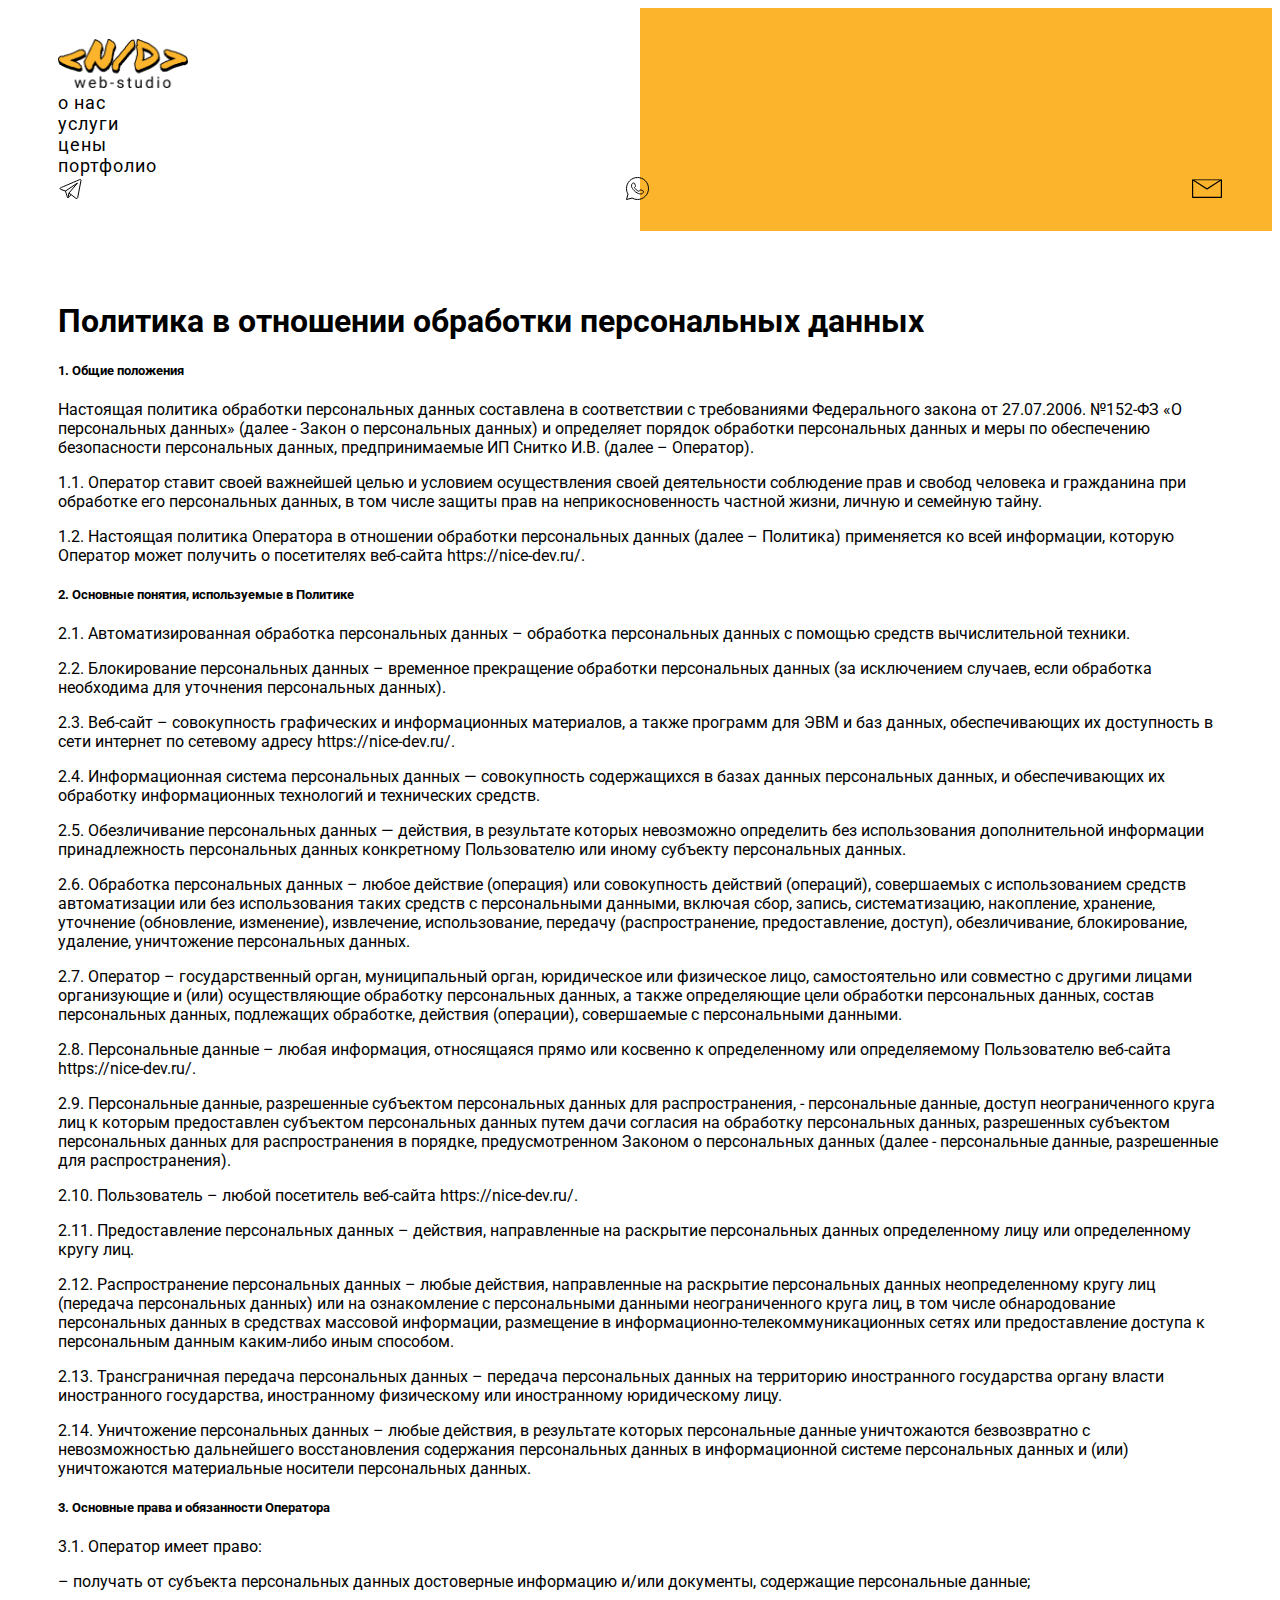
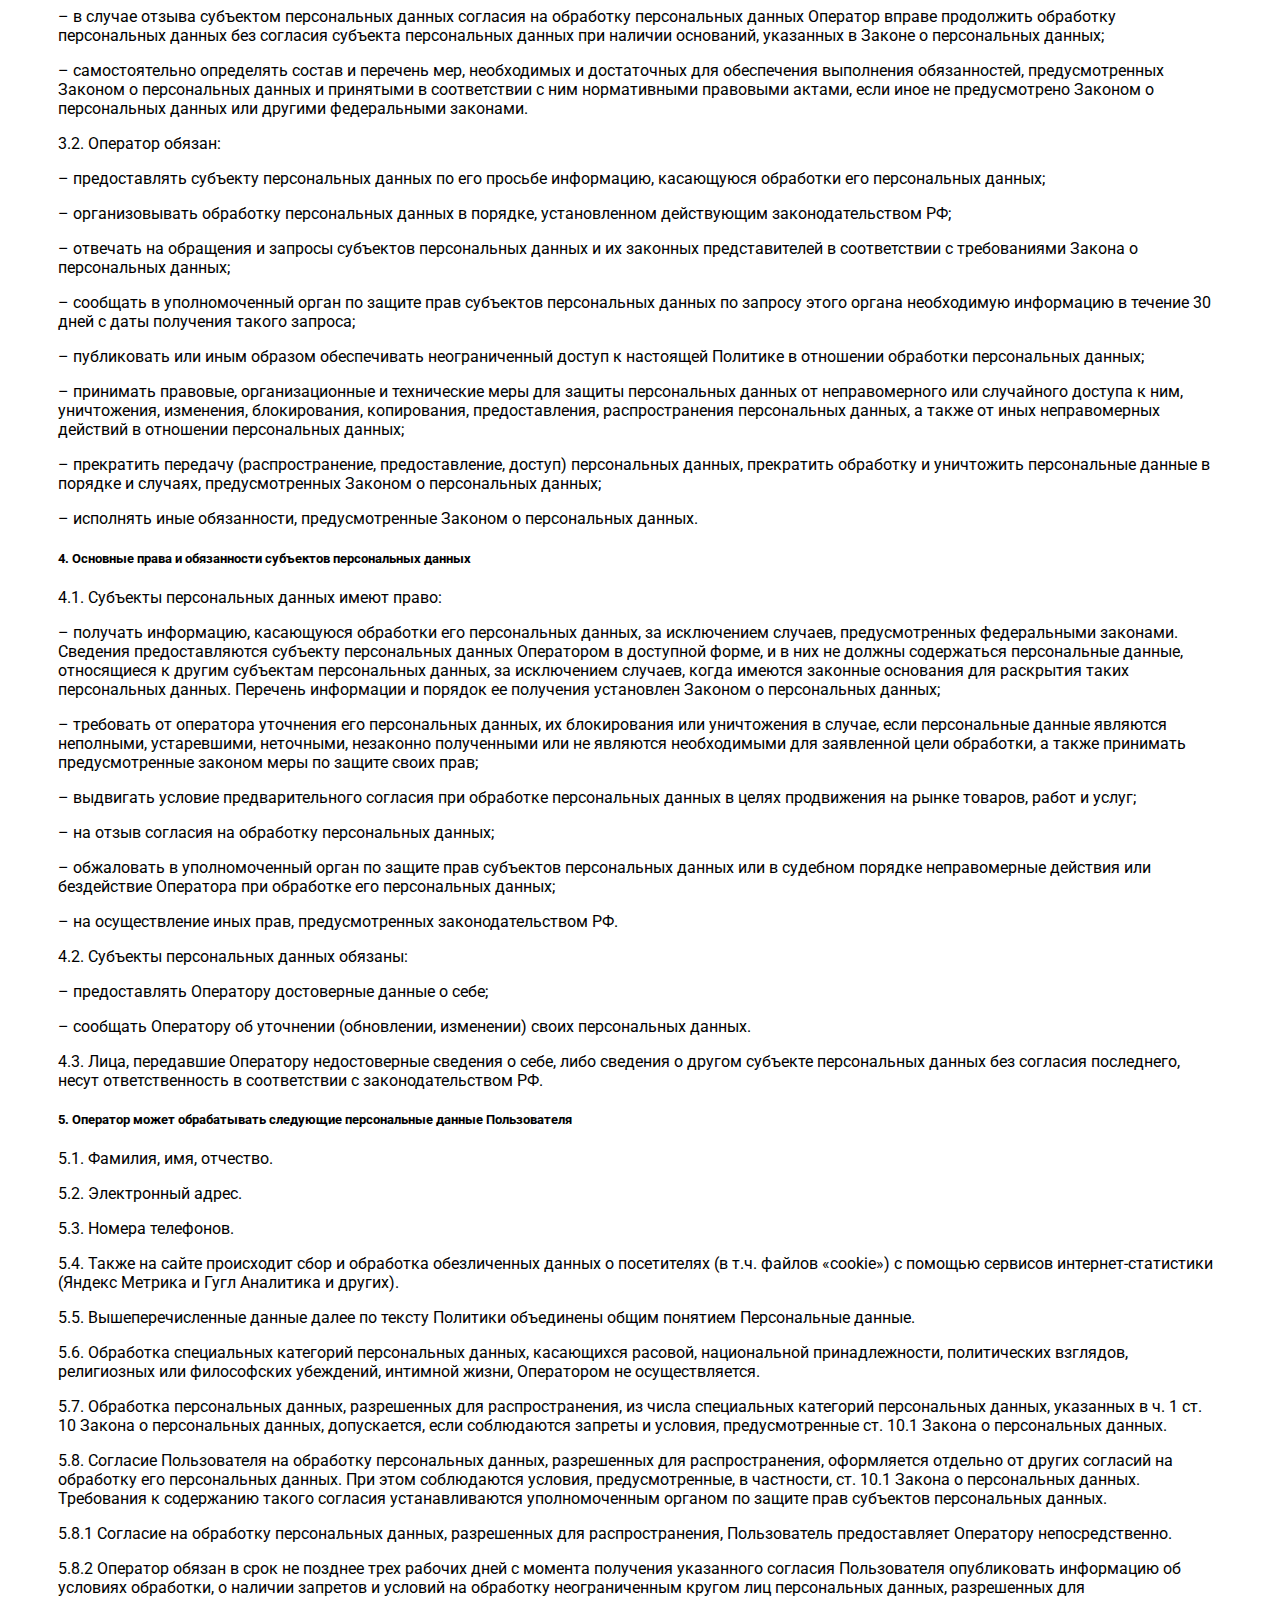
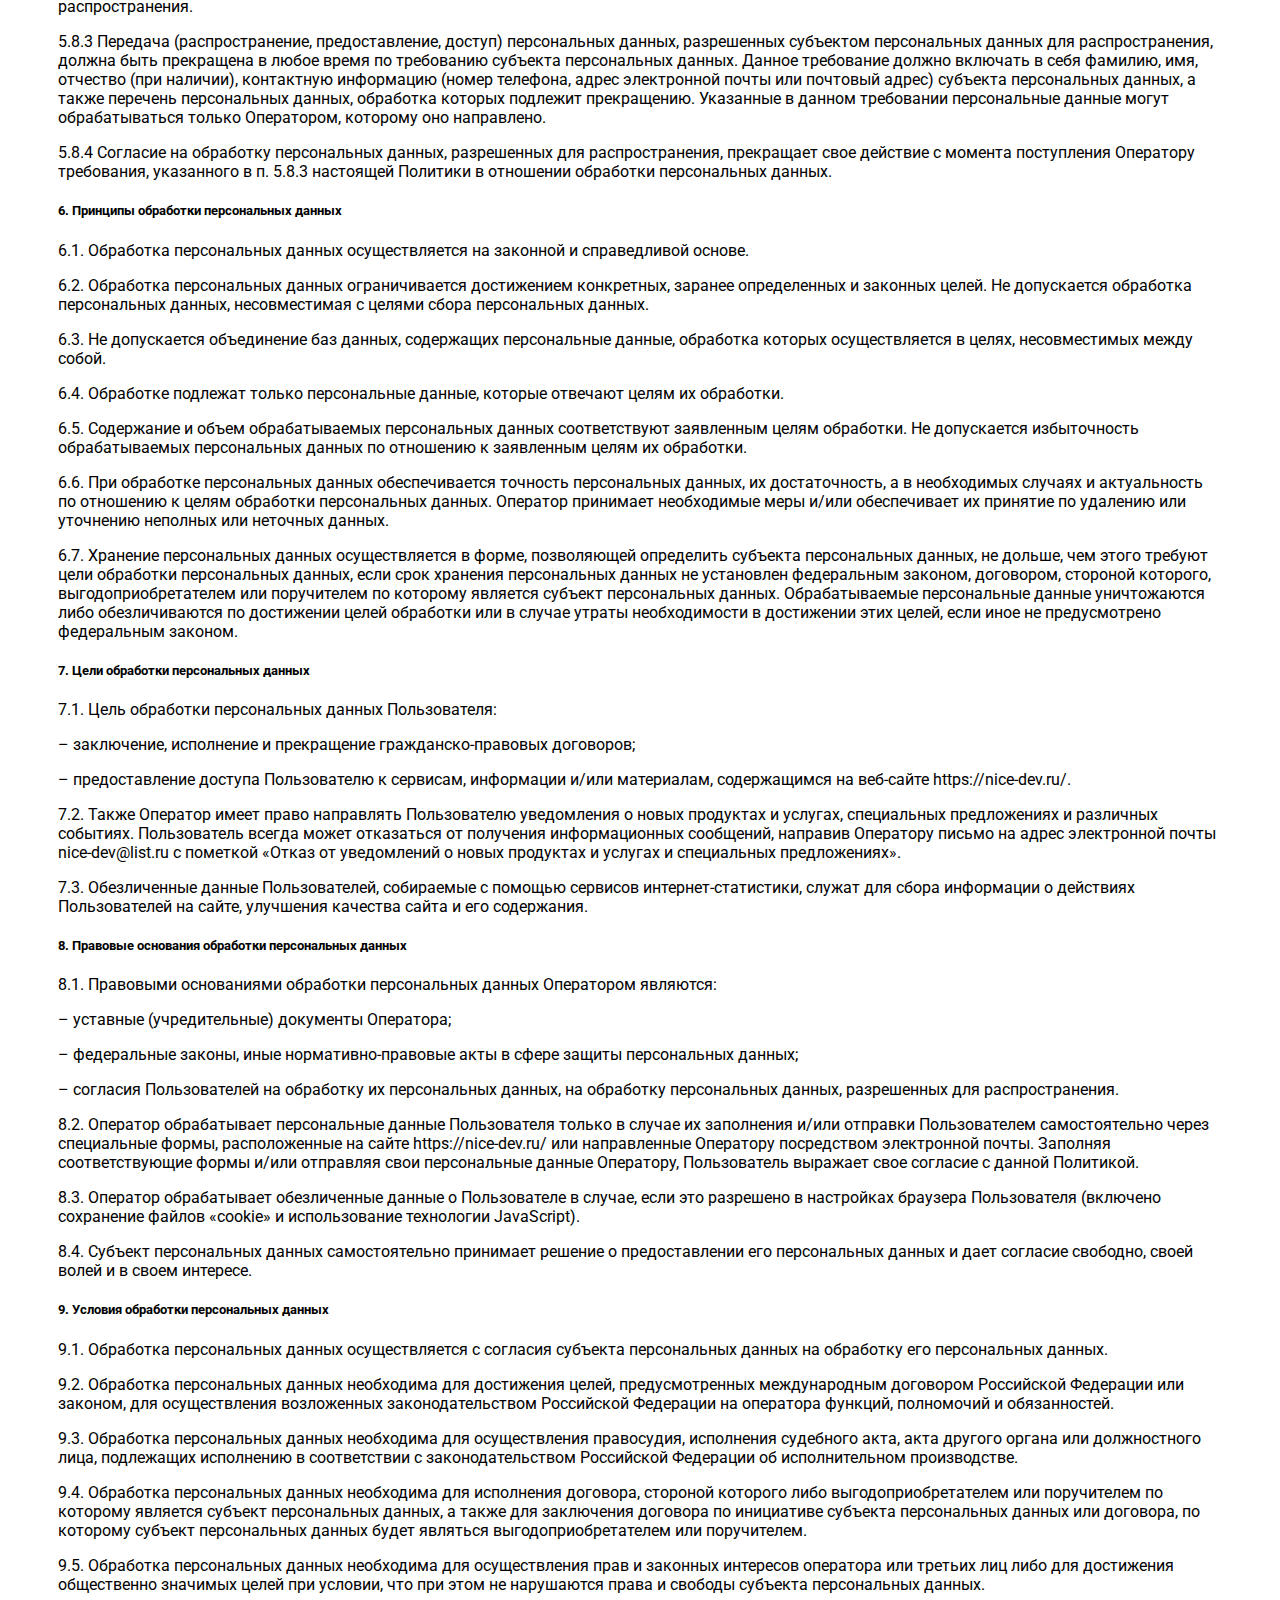
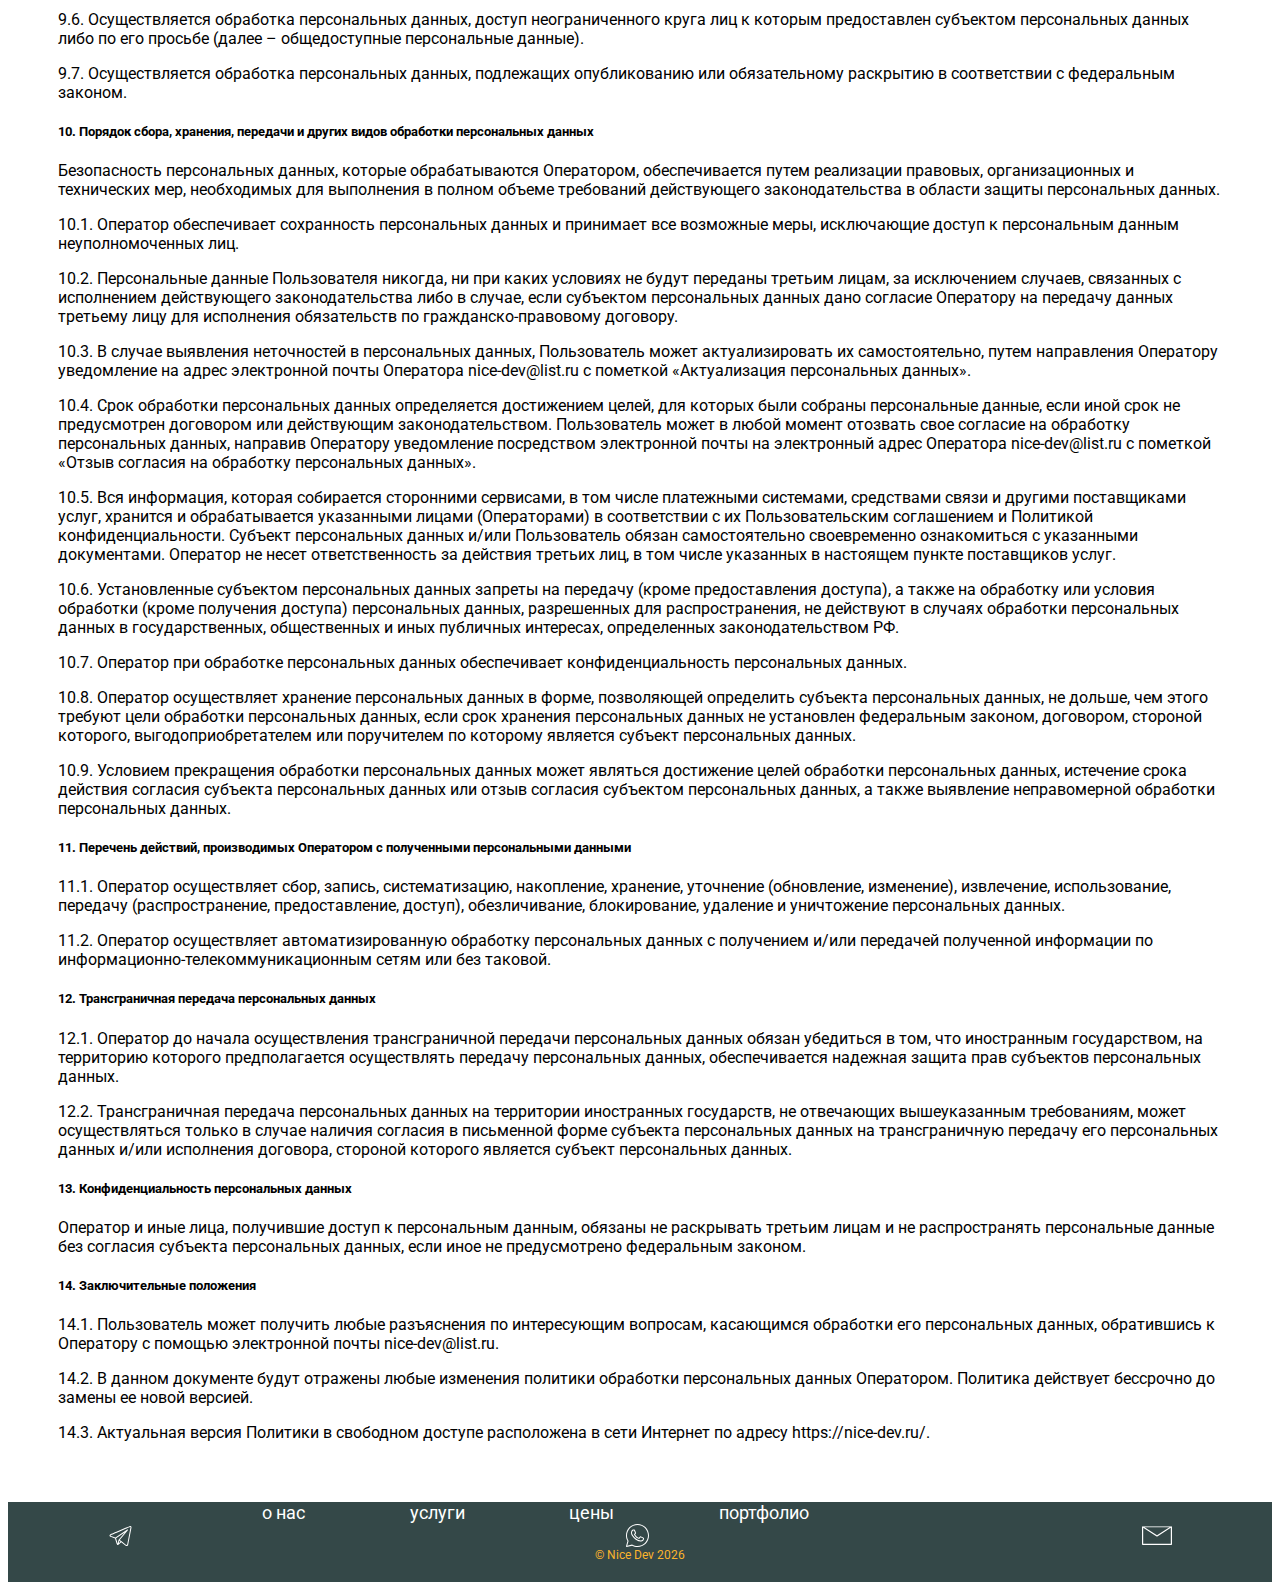
<file: privacy.html>
<!DOCTYPE html>
<html lang="ru">
  <head>
    <meta charset="UTF-8" />
    <meta http-equiv="X-UA-Compatible" content="IE=edge" />
    <meta name="viewport" content="width=device-width, initial-scale=1.0" />
    <title>Nice Dev</title>
    <link
      rel="icon"
      type="image/png"
      sizes="32x32"
      href="./img/logo/favicon-32x32.png"
    />
    <link
      rel="stylesheet"
      href="https://cdn.jsdelivr.net/npm/bootstrap@4.6.1/dist/css/bootstrap.min.css"
      integrity="sha384-zCbKRCUGaJDkqS1kPbPd7TveP5iyJE0EjAuZQTgFLD2ylzuqKfdKlfG/eSrtxUkn"
      crossorigin="anonymous"
    />
    <link rel="stylesheet" href="./css/style.css" />
  </head>

  <body>
    <div class="page">
      <header class="header header__privacy">
        <span class="header__section_white"></span>
        <span class="header__section_yellow"></span>

        <nav class="navbar navbar-expand-lg p-0 header__nav">
          <a class="navbar-brand p-0 header__logo" href="./">
            <img src="./img/logo/logo.png" alt="логотип" />
          </a>
          <ul class="navbar-nav me-auto mb-lg-0 navbar-nav-scroll header__menu">
            <li class="nav-item menu__item">
              <a
                class="nav-link active header__menu-text"
                aria-current="page"
                href="./#about"
                >о нас</a
              >
            </li>
            <li class="nav-item menu__item">
              <a
                class="nav-link active header__menu-text"
                aria-current="page"
                href="./#services"
                >услуги</a
              >
            </li>
            <li class="nav-item menu__item">
              <a
                class="nav-link active header__menu-text"
                aria-current="page"
                href="./#price"
                >цены</a
              >
            </li>
            <li class="nav-item menu__item">
              <a
                class="nav-link active header__menu-text"
                aria-current="page"
                href="./#portfolio"
                >портфолио</a
              >
            </li>
            <!-- <li class="nav-item">
                <a class="nav-link active header__menu-text" aria-current="page" href="#">отзывы</a>
              </li> -->
          </ul>
          <ul class="contacts__list">
            <li class="contacts__item">
              <a
                href="https://telegram.im/@ivan_niceman"
                class="contacts__link"
                target="_blank"
              ></a>
            </li>
            <li class="contacts__item">
              <a
                href="https://wa.me/+79067075235"
                class="contacts__link"
                target="_blank"
              ></a>
            </li>
            <li class="contacts__item">
              <a
                href="mailto:nice-dev@list.ru"
                class="contacts__link"
                target="_blank"
              ></a>
            </li>
          </ul>
        </nav>

        <nav class="mobile__nav">
          <a class="navbar-brand p-0 header__logo" href="#">
            <img
              src="./img/logo/logo.png"
              alt="логотип"
              width="130"
              height="50"
            />
          </a>
          <div class="container-fluid burger__menu">
            <button
              class="navbar-toggler menu__burger_button"
              type="button"
              data-bs-toggle="offcanvas"
              data-bs-target="#offcanvasNavbar"
              aria-controls="offcanvasNavbar"
            >
              <span class="burger"></span>
            </button>
          </div>
          <div class="mobile__menu">
            <div class="offcanvas-header">
              <button type="button" class="btn-close">
                <span></span>
                <span></span>
              </button>
            </div>
            <div class="offcanvas-body">
              <ul class="navbar-nav flex-grow-1 mobile__list">
                <li class="nav-item mobile__item">
                  <a
                    class="nav-link mobile__link"
                    aria-current="page"
                    href="./#about"
                    >о нас</a
                  >
                </li>
                <li class="nav-item mobile__item">
                  <a class="nav-link mobile__link" href="./#services">услуги</a>
                </li>
                <li class="nav-item mobile__item">
                  <a class="nav-link mobile__link" href="./#price">цены</a>
                </li>
                <li class="nav-item mobile__item">
                  <a class="nav-link mobile__link" href="./#portfolio"
                    >портфолио</a
                  >
                </li>
              </ul>
            </div>
            <ul class="contacts__list mobile-contacts__list">
              <li class="contacts__item">
                <a
                  href="https://telegram.im/@NataChoco"
                  class="contacts__link"
                  target="_blank"
                ></a>
              </li>
              <li class="contacts__item">
                <a
                  href="https://wa.me/+79775784438"
                  class="contacts__link"
                  target="_blank"
                ></a>
              </li>
              <li class="contacts__item">
                <a
                  href="mailto:nice-dev@list.ru"
                  class="contacts__link"
                  target="_blank"
                ></a>
              </li>
            </ul>
          </div>
          <div class="mobile__menu-section"></div>
        </nav>
      </header>

      <main class="main main__privacy">
        <h1 class="privacy__title">
          Политика в отношении обработки персональных данных
        </h1>
        <h5>1. Общие положения</h5>
        <p>
          Настоящая политика обработки персональных данных составлена в
          соответствии с требованиями Федерального закона от 27.07.2006. №152-ФЗ
          «О персональных данных» (далее - Закон о персональных данных) и
          определяет порядок обработки персональных данных и меры по обеспечению
          безопасности персональных данных, предпринимаемые ИП Снитко И.В.
          (далее – Оператор).
        </p>
        <p>
          1.1. Оператор ставит своей важнейшей целью и условием осуществления
          своей деятельности соблюдение прав и свобод человека и гражданина при
          обработке его персональных данных, в том числе защиты прав на
          неприкосновенность частной жизни, личную и семейную тайну.
        </p>
        <p>
          1.2. Настоящая политика Оператора в отношении обработки персональных
          данных (далее – Политика) применяется ко всей информации, которую
          Оператор может получить о посетителях веб-сайта https://nice-dev.ru/.
        </p>
        <h5>2. Основные понятия, используемые в Политике</h5>
        <p>
          2.1. Автоматизированная обработка персональных данных – обработка
          персональных данных с помощью средств вычислительной техники.
        </p>
        <p>
          2.2. Блокирование персональных данных – временное прекращение
          обработки персональных данных (за исключением случаев, если обработка
          необходима для уточнения персональных данных).
        </p>
        <p>
          2.3. Веб-сайт – совокупность графических и информационных материалов,
          а также программ для ЭВМ и баз данных, обеспечивающих их доступность в
          сети интернет по сетевому адресу https://nice-dev.ru/.
        </p>
        <p>
          2.4. Информационная система персональных данных — совокупность
          содержащихся в базах данных персональных данных, и обеспечивающих их
          обработку информационных технологий и технических средств.
        </p>
        <p>
          2.5. Обезличивание персональных данных — действия, в результате
          которых невозможно определить без использования дополнительной
          информации принадлежность персональных данных конкретному Пользователю
          или иному субъекту персональных данных.
        </p>
        <p>
          2.6. Обработка персональных данных – любое действие (операция) или
          совокупность действий (операций), совершаемых с использованием средств
          автоматизации или без использования таких средств с персональными
          данными, включая сбор, запись, систематизацию, накопление, хранение,
          уточнение (обновление, изменение), извлечение, использование, передачу
          (распространение, предоставление, доступ), обезличивание,
          блокирование, удаление, уничтожение персональных данных.
        </p>
        <p>
          2.7. Оператор – государственный орган, муниципальный орган,
          юридическое или физическое лицо, самостоятельно или совместно с
          другими лицами организующие и (или) осуществляющие обработку
          персональных данных, а также определяющие цели обработки персональных
          данных, состав персональных данных, подлежащих обработке, действия
          (операции), совершаемые с персональными данными.
        </p>
        <p>
          2.8. Персональные данные – любая информация, относящаяся прямо или
          косвенно к определенному или определяемому Пользователю веб-сайта
          https://nice-dev.ru/.
        </p>
        <p>
          2.9. Персональные данные, разрешенные субъектом персональных данных
          для распространения, - персональные данные, доступ неограниченного
          круга лиц к которым предоставлен субъектом персональных данных путем
          дачи согласия на обработку персональных данных, разрешенных субъектом
          персональных данных для распространения в порядке, предусмотренном
          Законом о персональных данных (далее - персональные данные,
          разрешенные для распространения).
        </p>
        <p>
          2.10. Пользователь – любой посетитель веб-сайта https://nice-dev.ru/.
        </p>
        <p>
          2.11. Предоставление персональных данных – действия, направленные на
          раскрытие персональных данных определенному лицу или определенному
          кругу лиц.
        </p>
        <p>
          2.12. Распространение персональных данных – любые действия,
          направленные на раскрытие персональных данных неопределенному кругу
          лиц (передача персональных данных) или на ознакомление с персональными
          данными неограниченного круга лиц, в том числе обнародование
          персональных данных в средствах массовой информации, размещение в
          информационно-телекоммуникационных сетях или предоставление доступа к
          персональным данным каким-либо иным способом.
        </p>
        <p>
          2.13. Трансграничная передача персональных данных – передача
          персональных данных на территорию иностранного государства органу
          власти иностранного государства, иностранному физическому или
          иностранному юридическому лицу.
        </p>
        <p>
          2.14. Уничтожение персональных данных – любые действия, в результате
          которых персональные данные уничтожаются безвозвратно с невозможностью
          дальнейшего восстановления содержания персональных данных в
          информационной системе персональных данных и (или) уничтожаются
          материальные носители персональных данных.
        </p>
        <h5>3. Основные права и обязанности Оператора</h5>
        <p>3.1. Оператор имеет право:</p>
        <p>
          – получать от субъекта персональных данных достоверные информацию
          и/или документы, содержащие персональные данные;
        </p>
        <p>
          – в случае отзыва субъектом персональных данных согласия на обработку
          персональных данных Оператор вправе продолжить обработку персональных
          данных без согласия субъекта персональных данных при наличии
          оснований, указанных в Законе о персональных данных;
        </p>
        <p>
          – самостоятельно определять состав и перечень мер, необходимых и
          достаточных для обеспечения выполнения обязанностей, предусмотренных
          Законом о персональных данных и принятыми в соответствии с ним
          нормативными правовыми актами, если иное не предусмотрено Законом о
          персональных данных или другими федеральными законами.
        </p>
        <p>3.2. Оператор обязан:</p>
        <p>
          – предоставлять субъекту персональных данных по его просьбе
          информацию, касающуюся обработки его персональных данных;
        </p>
        <p>
          – организовывать обработку персональных данных в порядке,
          установленном действующим законодательством РФ;
        </p>
        <p>
          – отвечать на обращения и запросы субъектов персональных данных и их
          законных представителей в соответствии с требованиями Закона о
          персональных данных;
        </p>
        <p>
          – сообщать в уполномоченный орган по защите прав субъектов
          персональных данных по запросу этого органа необходимую информацию в
          течение 30 дней с даты получения такого запроса;
        </p>
        <p>
          – публиковать или иным образом обеспечивать неограниченный доступ к
          настоящей Политике в отношении обработки персональных данных;
        </p>
        <p>
          – принимать правовые, организационные и технические меры для защиты
          персональных данных от неправомерного или случайного доступа к ним,
          уничтожения, изменения, блокирования, копирования, предоставления,
          распространения персональных данных, а также от иных неправомерных
          действий в отношении персональных данных;
        </p>
        <p>
          – прекратить передачу (распространение, предоставление, доступ)
          персональных данных, прекратить обработку и уничтожить персональные
          данные в порядке и случаях, предусмотренных Законом о персональных
          данных;
        </p>
        <p>
          – исполнять иные обязанности, предусмотренные Законом о персональных
          данных.
        </p>
        <h5>4. Основные права и обязанности субъектов персональных данных</h5>
        <p>4.1. Субъекты персональных данных имеют право:</p>
        <p>
          – получать информацию, касающуюся обработки его персональных данных,
          за исключением случаев, предусмотренных федеральными законами.
          Сведения предоставляются субъекту персональных данных Оператором в
          доступной форме, и в них не должны содержаться персональные данные,
          относящиеся к другим субъектам персональных данных, за исключением
          случаев, когда имеются законные основания для раскрытия таких
          персональных данных. Перечень информации и порядок ее получения
          установлен Законом о персональных данных;
        </p>
        <p>
          – требовать от оператора уточнения его персональных данных, их
          блокирования или уничтожения в случае, если персональные данные
          являются неполными, устаревшими, неточными, незаконно полученными или
          не являются необходимыми для заявленной цели обработки, а также
          принимать предусмотренные законом меры по защите своих прав;
        </p>
        <p>
          – выдвигать условие предварительного согласия при обработке
          персональных данных в целях продвижения на рынке товаров, работ и
          услуг;
        </p>
        <p>– на отзыв согласия на обработку персональных данных;</p>
        <p>
          – обжаловать в уполномоченный орган по защите прав субъектов
          персональных данных или в судебном порядке неправомерные действия или
          бездействие Оператора при обработке его персональных данных;
        </p>
        <p>
          – на осуществление иных прав, предусмотренных законодательством РФ.
        </p>
        <p>4.2. Субъекты персональных данных обязаны:</p>
        <p>– предоставлять Оператору достоверные данные о себе;</p>
        <p>
          – сообщать Оператору об уточнении (обновлении, изменении) своих
          персональных данных.
        </p>
        <p>
          4.3. Лица, передавшие Оператору недостоверные сведения о себе, либо
          сведения о другом субъекте персональных данных без согласия
          последнего, несут ответственность в соответствии с законодательством
          РФ.
        </p>
        <h5>
          5. Оператор может обрабатывать следующие персональные данные
          Пользователя
        </h5>
        <p>5.1. Фамилия, имя, отчество.</p>
        <p>5.2. Электронный адрес.</p>
        <p>5.3. Номера телефонов.</p>
        <p>
          5.4. Также на сайте происходит сбор и обработка обезличенных данных о
          посетителях (в т.ч. файлов «cookie») с помощью сервисов
          интернет-статистики (Яндекс Метрика и Гугл Аналитика и других).
        </p>
        <p>
          5.5. Вышеперечисленные данные далее по тексту Политики объединены
          общим понятием Персональные данные.
        </p>
        <p>
          5.6. Обработка специальных категорий персональных данных, касающихся
          расовой, национальной принадлежности, политических взглядов,
          религиозных или философских убеждений, интимной жизни, Оператором не
          осуществляется.
        </p>
        <p>
          5.7. Обработка персональных данных, разрешенных для распространения,
          из числа специальных категорий персональных данных, указанных в ч. 1
          ст. 10 Закона о персональных данных, допускается, если соблюдаются
          запреты и условия, предусмотренные ст. 10.1 Закона о персональных
          данных.
        </p>
        <p>
          5.8. Согласие Пользователя на обработку персональных данных,
          разрешенных для распространения, оформляется отдельно от других
          согласий на обработку его персональных данных. При этом соблюдаются
          условия, предусмотренные, в частности, ст. 10.1 Закона о персональных
          данных. Требования к содержанию такого согласия устанавливаются
          уполномоченным органом по защите прав субъектов персональных данных.
        </p>
        <p>
          5.8.1 Согласие на обработку персональных данных, разрешенных для
          распространения, Пользователь предоставляет Оператору непосредственно.
        </p>
        <p>
          5.8.2 Оператор обязан в срок не позднее трех рабочих дней с момента
          получения указанного согласия Пользователя опубликовать информацию об
          условиях обработки, о наличии запретов и условий на обработку
          неограниченным кругом лиц персональных данных, разрешенных для
          распространения.
        </p>
        <p>
          5.8.3 Передача (распространение, предоставление, доступ) персональных
          данных, разрешенных субъектом персональных данных для распространения,
          должна быть прекращена в любое время по требованию субъекта
          персональных данных. Данное требование должно включать в себя фамилию,
          имя, отчество (при наличии), контактную информацию (номер телефона,
          адрес электронной почты или почтовый адрес) субъекта персональных
          данных, а также перечень персональных данных, обработка которых
          подлежит прекращению. Указанные в данном требовании персональные
          данные могут обрабатываться только Оператором, которому оно
          направлено.
        </p>
        <p>
          5.8.4 Согласие на обработку персональных данных, разрешенных для
          распространения, прекращает свое действие с момента поступления
          Оператору требования, указанного в п. 5.8.3 настоящей Политики в
          отношении обработки персональных данных.
        </p>
        <h5>6. Принципы обработки персональных данных</h5>
        <p>
          6.1. Обработка персональных данных осуществляется на законной и
          справедливой основе.
        </p>
        <p>
          6.2. Обработка персональных данных ограничивается достижением
          конкретных, заранее определенных и законных целей. Не допускается
          обработка персональных данных, несовместимая с целями сбора
          персональных данных.
        </p>
        <p>
          6.3. Не допускается объединение баз данных, содержащих персональные
          данные, обработка которых осуществляется в целях, несовместимых между
          собой.
        </p>
        <p>
          6.4. Обработке подлежат только персональные данные, которые отвечают
          целям их обработки.
        </p>
        <p>
          6.5. Содержание и объем обрабатываемых персональных данных
          соответствуют заявленным целям обработки. Не допускается избыточность
          обрабатываемых персональных данных по отношению к заявленным целям их
          обработки.
        </p>
        <p>
          6.6. При обработке персональных данных обеспечивается точность
          персональных данных, их достаточность, а в необходимых случаях и
          актуальность по отношению к целям обработки персональных данных.
          Оператор принимает необходимые меры и/или обеспечивает их принятие по
          удалению или уточнению неполных или неточных данных.
        </p>
        <p>
          6.7. Хранение персональных данных осуществляется в форме, позволяющей
          определить субъекта персональных данных, не дольше, чем этого требуют
          цели обработки персональных данных, если срок хранения персональных
          данных не установлен федеральным законом, договором, стороной
          которого, выгодоприобретателем или поручителем по которому является
          субъект персональных данных. Обрабатываемые персональные данные
          уничтожаются либо обезличиваются по достижении целей обработки или в
          случае утраты необходимости в достижении этих целей, если иное не
          предусмотрено федеральным законом.
        </p>
        <h5>7. Цели обработки персональных данных</h5>
        <p>7.1. Цель обработки персональных данных Пользователя:</p>
        <p>
          – заключение, исполнение и прекращение гражданско-правовых договоров;
        </p>
        <p>
          – предоставление доступа Пользователю к сервисам, информации и/или
          материалам, содержащимся на веб-сайте https://nice-dev.ru/.
        </p>
        <p>
          7.2. Также Оператор имеет право направлять Пользователю уведомления о
          новых продуктах и услугах, специальных предложениях и различных
          событиях. Пользователь всегда может отказаться от получения
          информационных сообщений, направив Оператору письмо на адрес
          электронной почты nice-dev@list.ru с пометкой «Отказ от уведомлений о
          новых продуктах и услугах и специальных предложениях».
        </p>
        <p>
          7.3. Обезличенные данные Пользователей, собираемые с помощью сервисов
          интернет-статистики, служат для сбора информации о действиях
          Пользователей на сайте, улучшения качества сайта и его содержания.
        </p>
        <h5>8. Правовые основания обработки персональных данных</h5>
        <p>
          8.1. Правовыми основаниями обработки персональных данных Оператором
          являются:
        </p>
        <p>– уставные (учредительные) документы Оператора;</p>
        <p>
          – федеральные законы, иные нормативно-правовые акты в сфере защиты
          персональных данных;
        </p>
        <p>
          – согласия Пользователей на обработку их персональных данных, на
          обработку персональных данных, разрешенных для распространения.
        </p>
        <p>
          8.2. Оператор обрабатывает персональные данные Пользователя только в
          случае их заполнения и/или отправки Пользователем самостоятельно через
          специальные формы, расположенные на сайте https://nice-dev.ru/ или
          направленные Оператору посредством электронной почты. Заполняя
          соответствующие формы и/или отправляя свои персональные данные
          Оператору, Пользователь выражает свое согласие с данной Политикой.
        </p>
        <p>
          8.3. Оператор обрабатывает обезличенные данные о Пользователе в
          случае, если это разрешено в настройках браузера Пользователя
          (включено сохранение файлов «cookie» и использование технологии
          JavaScript).
        </p>
        <p>
          8.4. Субъект персональных данных самостоятельно принимает решение о
          предоставлении его персональных данных и дает согласие свободно, своей
          волей и в своем интересе.
        </p>
        <h5>9. Условия обработки персональных данных</h5>
        <p>
          9.1. Обработка персональных данных осуществляется с согласия субъекта
          персональных данных на обработку его персональных данных.
        </p>
        <p>
          9.2. Обработка персональных данных необходима для достижения целей,
          предусмотренных международным договором Российской Федерации или
          законом, для осуществления возложенных законодательством Российской
          Федерации на оператора функций, полномочий и обязанностей.
        </p>
        <p>
          9.3. Обработка персональных данных необходима для осуществления
          правосудия, исполнения судебного акта, акта другого органа или
          должностного лица, подлежащих исполнению в соответствии с
          законодательством Российской Федерации об исполнительном производстве.
        </p>
        <p>
          9.4. Обработка персональных данных необходима для исполнения договора,
          стороной которого либо выгодоприобретателем или поручителем по
          которому является субъект персональных данных, а также для заключения
          договора по инициативе субъекта персональных данных или договора, по
          которому субъект персональных данных будет являться
          выгодоприобретателем или поручителем.
        </p>
        <p>
          9.5. Обработка персональных данных необходима для осуществления прав и
          законных интересов оператора или третьих лиц либо для достижения
          общественно значимых целей при условии, что при этом не нарушаются
          права и свободы субъекта персональных данных.
        </p>
        <p>
          9.6. Осуществляется обработка персональных данных, доступ
          неограниченного круга лиц к которым предоставлен субъектом
          персональных данных либо по его просьбе (далее – общедоступные
          персональные данные).
        </p>
        <p>
          9.7. Осуществляется обработка персональных данных, подлежащих
          опубликованию или обязательному раскрытию в соответствии с федеральным
          законом.
        </p>
        <h5>
          10. Порядок сбора, хранения, передачи и других видов обработки
          персональных данных
        </h5>
        <p>
          Безопасность персональных данных, которые обрабатываются Оператором,
          обеспечивается путем реализации правовых, организационных и
          технических мер, необходимых для выполнения в полном объеме требований
          действующего законодательства в области защиты персональных данных.
        </p>
        <p>
          10.1. Оператор обеспечивает сохранность персональных данных и
          принимает все возможные меры, исключающие доступ к персональным данным
          неуполномоченных лиц.
        </p>
        <p>
          10.2. Персональные данные Пользователя никогда, ни при каких условиях
          не будут переданы третьим лицам, за исключением случаев, связанных с
          исполнением действующего законодательства либо в случае, если
          субъектом персональных данных дано согласие Оператору на передачу
          данных третьему лицу для исполнения обязательств по
          гражданско-правовому договору.
        </p>
        <p>
          10.3. В случае выявления неточностей в персональных данных,
          Пользователь может актуализировать их самостоятельно, путем
          направления Оператору уведомление на адрес электронной почты Оператора
          nice-dev@list.ru с пометкой «Актуализация персональных данных».
        </p>
        <p>
          10.4. Срок обработки персональных данных определяется достижением
          целей, для которых были собраны персональные данные, если иной срок не
          предусмотрен договором или действующим законодательством. Пользователь
          может в любой момент отозвать свое согласие на обработку персональных
          данных, направив Оператору уведомление посредством электронной почты
          на электронный адрес Оператора nice-dev@list.ru с пометкой «Отзыв
          согласия на обработку персональных данных».
        </p>
        <p>
          10.5. Вся информация, которая собирается сторонними сервисами, в том
          числе платежными системами, средствами связи и другими поставщиками
          услуг, хранится и обрабатывается указанными лицами (Операторами) в
          соответствии с их Пользовательским соглашением и Политикой
          конфиденциальности. Субъект персональных данных и/или Пользователь
          обязан самостоятельно своевременно ознакомиться с указанными
          документами. Оператор не несет ответственность за действия третьих
          лиц, в том числе указанных в настоящем пункте поставщиков услуг.
        </p>
        <p>
          10.6. Установленные субъектом персональных данных запреты на передачу
          (кроме предоставления доступа), а также на обработку или условия
          обработки (кроме получения доступа) персональных данных, разрешенных
          для распространения, не действуют в случаях обработки персональных
          данных в государственных, общественных и иных публичных интересах,
          определенных законодательством РФ.
        </p>
        <p>
          10.7. Оператор при обработке персональных данных обеспечивает
          конфиденциальность персональных данных.
        </p>
        <p>
          10.8. Оператор осуществляет хранение персональных данных в форме,
          позволяющей определить субъекта персональных данных, не дольше, чем
          этого требуют цели обработки персональных данных, если срок хранения
          персональных данных не установлен федеральным законом, договором,
          стороной которого, выгодоприобретателем или поручителем по которому
          является субъект персональных данных.
        </p>
        <p>
          10.9. Условием прекращения обработки персональных данных может
          являться достижение целей обработки персональных данных, истечение
          срока действия согласия субъекта персональных данных или отзыв
          согласия субъектом персональных данных, а также выявление
          неправомерной обработки персональных данных.
        </p>
        <h5>
          11. Перечень действий, производимых Оператором с полученными
          персональными данными
        </h5>
        <p>
          11.1. Оператор осуществляет сбор, запись, систематизацию, накопление,
          хранение, уточнение (обновление, изменение), извлечение,
          использование, передачу (распространение, предоставление, доступ),
          обезличивание, блокирование, удаление и уничтожение персональных
          данных.
        </p>
        <p>
          11.2. Оператор осуществляет автоматизированную обработку персональных
          данных с получением и/или передачей полученной информации по
          информационно-телекоммуникационным сетям или без таковой.
        </p>
        <h5>12. Трансграничная передача персональных данных</h5>
        <p>
          12.1. Оператор до начала осуществления трансграничной передачи
          персональных данных обязан убедиться в том, что иностранным
          государством, на территорию которого предполагается осуществлять
          передачу персональных данных, обеспечивается надежная защита прав
          субъектов персональных данных.
        </p>
        <p>
          12.2. Трансграничная передача персональных данных на территории
          иностранных государств, не отвечающих вышеуказанным требованиям, может
          осуществляться только в случае наличия согласия в письменной форме
          субъекта персональных данных на трансграничную передачу его
          персональных данных и/или исполнения договора, стороной которого
          является субъект персональных данных.
        </p>
        <h5>13. Конфиденциальность персональных данных</h5>
        <p>
          Оператор и иные лица, получившие доступ к персональным данным, обязаны
          не раскрывать третьим лицам и не распространять персональные данные
          без согласия субъекта персональных данных, если иное не предусмотрено
          федеральным законом.
        </p>
        <h5>14. Заключительные положения</h5>
        <p>
          14.1. Пользователь может получить любые разъяснения по интересующим
          вопросам, касающимся обработки его персональных данных, обратившись к
          Оператору с помощью электронной почты nice-dev@list.ru.
        </p>
        <p>
          14.2. В данном документе будут отражены любые изменения политики
          обработки персональных данных Оператором. Политика действует бессрочно
          до замены ее новой версией.
        </p>
        <p>
          14.3. Актуальная версия Политики в свободном доступе расположена в
          сети Интернет по адресу https://nice-dev.ru/.
        </p>
      </main>
      <footer class="footer">
        <a href="./" class="footer__logo"></a>
        <ul class="footer__list-menu">
          <li class="footer__item-menu">
            <a class="nav-link footer__link-menu" href="./#about">о нас</a>
          </li>
          <li class="footer__item-menu">
            <a class="nav-link footer__link-menu" href="./#services">услуги</a>
          </li>
          <li class="footer__item-menu">
            <a class="nav-link footer__link-menu" href="./#price">цены</a>
          </li>
          <li class="footer__item-menu">
            <a class="nav-link footer__link-menu" href="./#portfolio"
              >портфолио</a
            >
          </li>
          <!-- <li class="footer__item-menu">
          <a class="nav-link footer__link-menu">отзывы</a>
        </li> -->
        </ul>
        <ul class="contacts__list">
          <li class="contacts__item">
            <a
              href="https://telegram.im/@ivan_niceman"
              class="contacts__link"
              target="_blank"
            ></a>
          </li>
          <li class="contacts__item">
            <a
              href="https://wa.me/+79067075235"
              class="contacts__link"
              target="_blank"
            ></a>
          </li>
          <li class="contacts__item">
            <a
              href="mailto:nice-dev@list.ru"
              class="contacts__link"
              target="_blank"
            ></a>
          </li>
        </ul>
        <a href="https://nice-dev.ru/" class="nice-dev" target="_blank">
          © Nice Dev
          <script>
            document.write(new Date().getFullYear());
          </script>
        </a>
      </footer>
    </div>

    <button id="scrollUpButton" class="scrollup">
      <span></span>
      <span></span>
    </button>

    <script
      src="https://cdn.jsdelivr.net/npm/jquery@3.5.1/dist/jquery.slim.min.js"
      integrity="sha384-DfXdz2htPH0lsSSs5nCTpuj/zy4C+OGpamoFVy38MVBnE+IbbVYUew+OrCXaRkfj"
      crossorigin="anonymous"
    ></script>
    <script
      src="https://cdn.jsdelivr.net/npm/bootstrap@4.6.1/dist/js/bootstrap.bundle.min.js"
      integrity="sha384-fQybjgWLrvvRgtW6bFlB7jaZrFsaBXjsOMm/tB9LTS58ONXgqbR9W8oWht/amnpF"
      crossorigin="anonymous"
    ></script>
    <script src="https://ajax.googleapis.com/ajax/libs/jquery/3.6.3/jquery.min.js"></script>

    <!-- <script src="./js//validate.js"></script> -->
    <script src="./js/scroll.js"></script>
    <script src="./js/mobile-menu.js"></script>
    <script src="./js/send-mail.js"></script>
    <script src="./js/script.js"></script>
  </body>
</html>
</file>
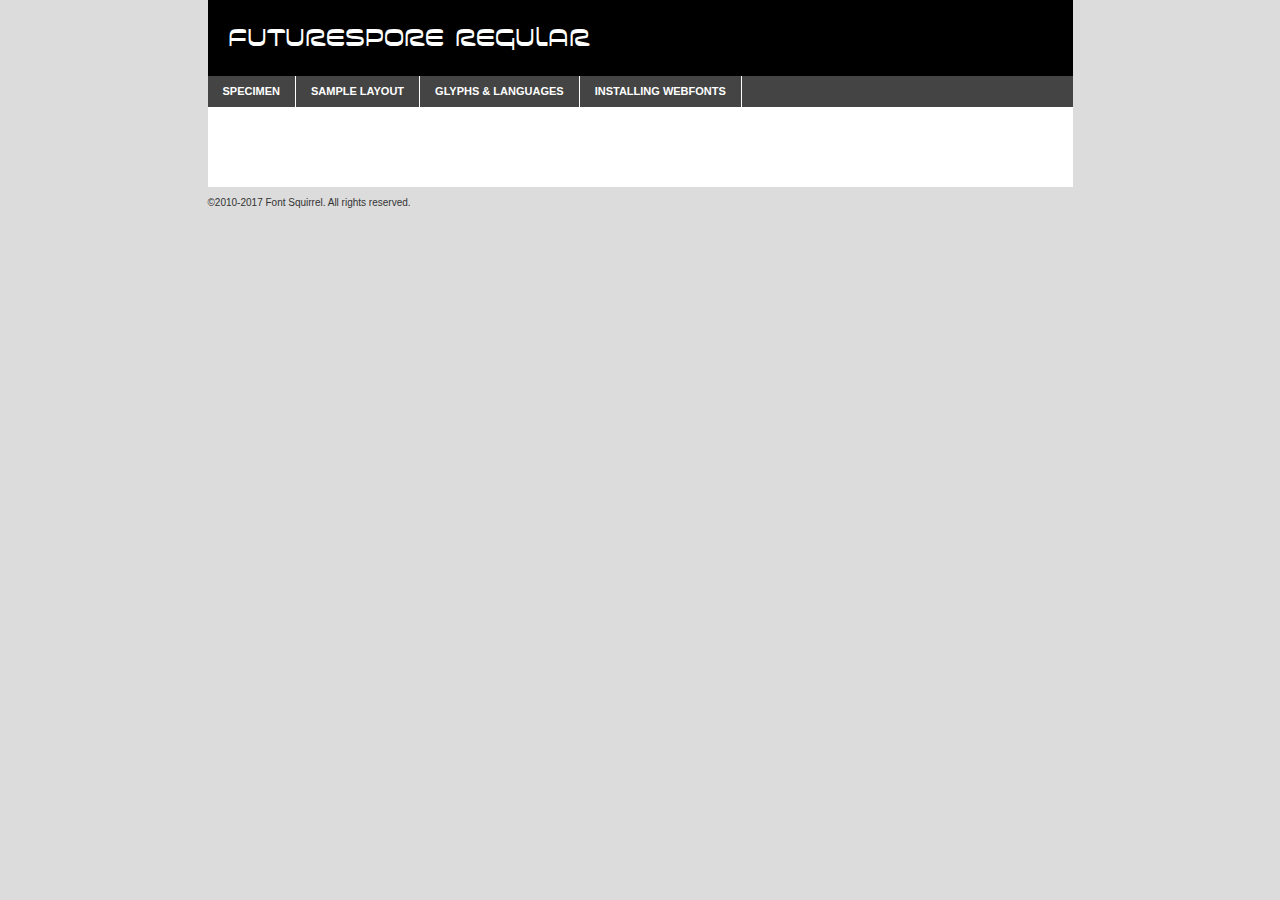
<file: fonts/futurespore-demo.html>
<!DOCTYPE html PUBLIC "-//W3C//DTD XHTML 1.0 Transitional//EN"
        "http://www.w3.org/TR/xhtml1/DTD/xhtml1-transitional.dtd">

<html xmlns="http://www.w3.org/1999/xhtml" xml:lang="en" lang="en">
<head>
    <meta http-equiv="Content-Type" content="text/html; charset=utf-8"/>
    <script src="http://ajax.googleapis.com/ajax/libs/jquery/1.7.2/jquery.min.js" type="text/javascript" charset="utf-8"></script>
    <script type="text/javascript">
		(function($) {
			$.fn.easyTabs = function(option) {
				var param = jQuery.extend({ fadeSpeed: 'fast', defaultContent: 1, activeClass: 'active' }, option);
				$(this).each(function() {
					var thisId = '#' + this.id;
					if ( param.defaultContent == '' )
					{
						param.defaultContent = 1;
					}
					if ( typeof param.defaultContent == 'number' )
					{
						var defaultTab = $(thisId + ' .tabs li:eq(' + (param.defaultContent - 1) + ') a').attr('href').substr(1);
					}
					else
					{
						var defaultTab = param.defaultContent;
					}
					$(thisId + ' .tabs li a').each(function() {
						var tabToHide = $(this).attr('href').substr(1);
						$('#' + tabToHide).addClass('easytabs-tab-content');
					});
					hideAll();
					changeContent(defaultTab);

					function hideAll() {$(thisId + ' .easytabs-tab-content').hide();}

					function changeContent(tabId)
					{
						hideAll();
						$(thisId + ' .tabs li').removeClass(param.activeClass);
						$(thisId + ' .tabs li a[href=#' + tabId + ']').closest('li').addClass(param.activeClass);
						if ( param.fadeSpeed != 'none' )
						{
							$(thisId + ' #' + tabId).fadeIn(param.fadeSpeed);
						}
						else
						{
							$(thisId + ' #' + tabId).show();
						}
					}

					$(thisId + ' .tabs li').click(function() {
						var tabId = $(this).find('a').attr('href').substr(1);
						changeContent(tabId);
						return false;
					});
				});
			}
		})(jQuery);
    </script>
    <link rel="stylesheet" href="specimen_files/specimen_stylesheet.css" type="text/css" charset="utf-8"/>
    <link rel="stylesheet" href="stylesheet.css" type="text/css" charset="utf-8"/>

    <style type="text/css">
        		body {
			font-family: 'futuresporeregular';
        		}

            </style>

    <title>Futurespore Regular Specimen</title>


    <script type="text/javascript" charset="utf-8">
		$(document).ready(function() {
			$('#container').easyTabs({ defaultContent: 1 });
		});
    </script>
</head>

<body>
<div id="container">
    <div id="header">
		Futurespore Regular    </div>
    <ul class="tabs">
        <li><a href="#specimen">Specimen</a></li>
        <li><a href="#layout">Sample Layout</a></li>
		        <li><a href="#glyphs">Glyphs &amp; Languages</a></li>
        <li><a href="#installing">Installing Webfonts</a></li>

    </ul>

    <div id="main_content">


        <div id="specimen">

            <div class="section">
                <div class="grid12 firstcol">
                    <div class="huge">AaBb</div>
                </div>
            </div>

            <div class="section">
                <div class="glyph_range">A&#x200B;B&#x200b;C&#x200b;D&#x200b;E&#x200b;F&#x200b;G&#x200b;H&#x200b;I&#x200b;J&#x200b;K&#x200b;L&#x200b;M&#x200b;N&#x200b;O&#x200b;P&#x200b;Q&#x200b;R&#x200b;S&#x200b;T&#x200b;U&#x200b;V&#x200b;W&#x200b;X&#x200b;Y&#x200b;Z&#x200b;a&#x200b;b&#x200b;c&#x200b;d&#x200b;e&#x200b;f&#x200b;g&#x200b;h&#x200b;i&#x200b;j&#x200b;k&#x200b;l&#x200b;m&#x200b;n&#x200b;o&#x200b;p&#x200b;q&#x200b;r&#x200b;s&#x200b;t&#x200b;u&#x200b;v&#x200b;w&#x200b;x&#x200b;y&#x200b;z&#x200b;1&#x200b;2&#x200b;3&#x200b;4&#x200b;5&#x200b;6&#x200b;7&#x200b;8&#x200b;9&#x200b;0&#x200b;&amp;&#x200b;.&#x200b;,&#x200b;?&#x200b;!&#x200b;&#64;&#x200b;(&#x200b;)&#x200b;#&#x200b;$&#x200b;%&#x200b;*&#x200b;+&#x200b;-&#x200b;=&#x200b;:&#x200b;;</div>
            </div>
            <div class="section">
                <div class="grid12 firstcol">
                    <table class="sample_table">
                        <tr>
                            <td>10</td>
                            <td class="size10">abcdefghijklmnopqrstuvwxyzABCDEFGHIJKLMNOPQRSTUVWXYZ0123456789abcdefghijklmnopqrstuvwxyzABCDEFGHIJKLMNOPQRSTUVWXYZ0123456789abcdefghijklmnopqrstuvwxyzABCDEFGHIJKLMNOPQRSTUVWXYZ</td>
                        </tr>
                        <tr>
                            <td>11</td>
                            <td class="size11">abcdefghijklmnopqrstuvwxyzABCDEFGHIJKLMNOPQRSTUVWXYZ0123456789abcdefghijklmnopqrstuvwxyzABCDEFGHIJKLMNOPQRSTUVWXYZ0123456789abcdefghijklmnopqrstuvwxyzABCDEFGHIJKLMNOPQRSTUVWXYZ</td>
                        </tr>
                        <tr>
                            <td>12</td>
                            <td class="size12">abcdefghijklmnopqrstuvwxyzABCDEFGHIJKLMNOPQRSTUVWXYZ0123456789abcdefghijklmnopqrstuvwxyzABCDEFGHIJKLMNOPQRSTUVWXYZ0123456789abcdefghijklmnopqrstuvwxyzABCDEFGHIJKLMNOPQRSTUVWXYZ</td>
                        </tr>
                        <tr>
                            <td>13</td>
                            <td class="size13">abcdefghijklmnopqrstuvwxyzABCDEFGHIJKLMNOPQRSTUVWXYZ0123456789abcdefghijklmnopqrstuvwxyzABCDEFGHIJKLMNOPQRSTUVWXYZ0123456789abcdefghijklmnopqrstuvwxyzABCDEFGHIJKLMNOPQRSTUVWXYZ</td>
                        </tr>
                        <tr>
                            <td>14</td>
                            <td class="size14">abcdefghijklmnopqrstuvwxyzABCDEFGHIJKLMNOPQRSTUVWXYZ0123456789abcdefghijklmnopqrstuvwxyzABCDEFGHIJKLMNOPQRSTUVWXYZ0123456789abcdefghijklmnopqrstuvwxyzABCDEFGHIJKLMNOPQRSTUVWXYZ</td>
                        </tr>
                        <tr>
                            <td>16</td>
                            <td class="size16">abcdefghijklmnopqrstuvwxyzABCDEFGHIJKLMNOPQRSTUVWXYZ0123456789abcdefghijklmnopqrstuvwxyzABCDEFGHIJKLMNOPQRSTUVWXYZ</td>
                        </tr>
                        <tr>
                            <td>18</td>
                            <td class="size18">abcdefghijklmnopqrstuvwxyzABCDEFGHIJKLMNOPQRSTUVWXYZ0123456789abcdefghijklmnopqrstuvwxyzABCDEFGHIJKLMNOPQRSTUVWXYZ</td>
                        </tr>
                        <tr>
                            <td>20</td>
                            <td class="size20">abcdefghijklmnopqrstuvwxyzABCDEFGHIJKLMNOPQRSTUVWXYZ0123456789abcdefghijklmnopqrstuvwxyzABCDEFGHIJKLMNOPQRSTUVWXYZ</td>
                        </tr>
                        <tr>
                            <td>24</td>
                            <td class="size24">abcdefghijklmnopqrstuvwxyzABCDEFGHIJKLMNOPQRSTUVWXYZ0123456789abcdefghijklmnopqrstuvwxyzABCDEFGHIJKLMNOPQRSTUVWXYZ</td>
                        </tr>
                        <tr>
                            <td>30</td>
                            <td class="size30">abcdefghijklmnopqrstuvwxyzABCDEFGHIJKLMNOPQRSTUVWXYZ0123456789abcdefghijklmnopqrstuvwxyzABCDEFGHIJKLMNOPQRSTUVWXYZ</td>
                        </tr>
                        <tr>
                            <td>36</td>
                            <td class="size36">abcdefghijklmnopqrstuvwxyzABCDEFGHIJKLMNOPQRSTUVWXYZ0123456789abcdefghijklmnopqrstuvwxyzABCDEFGHIJKLMNOPQRSTUVWXYZ</td>
                        </tr>
                        <tr>
                            <td>48</td>
                            <td class="size48">abcdefghijklmnopqrstuvwxyzABCDEFGHIJKLMNOPQRSTUVWXYZ0123456789abcdefghijklmnopqrstuvwxyzABCDEFGHIJKLMNOPQRSTUVWXYZ</td>
                        </tr>
                        <tr>
                            <td>60</td>
                            <td class="size60">abcdefghijklmnopqrstuvwxyzABCDEFGHIJKLMNOPQRSTUVWXYZ0123456789abcdefghijklmnopqrstuvwxyzABCDEFGHIJKLMNOPQRSTUVWXYZ</td>
                        </tr>
                        <tr>
                            <td>72</td>
                            <td class="size72">abcdefghijklmnopqrstuvwxyzABCDEFGHIJKLMNOPQRSTUVWXYZ0123456789abcdefghijklmnopqrstuvwxyzABCDEFGHIJKLMNOPQRSTUVWXYZ</td>
                        </tr>
                        <tr>
                            <td>90</td>
                            <td class="size90">abcdefghijklmnopqrstuvwxyzABCDEFGHIJKLMNOPQRSTUVWXYZ0123456789abcdefghijklmnopqrstuvwxyzABCDEFGHIJKLMNOPQRSTUVWXYZ</td>
                        </tr>
                    </table>

                </div>

            </div>


            <div class="section" id="bodycomparison">


                <div id="xheight">
                    <div class="fontbody">&#x25FC;&#x25FC;&#x25FC;&#x25FC;&#x25FC;&#x25FC;&#x25FC;&#x25FC;&#x25FC;&#x25FC;&#x25FC;&#x25FC;&#x25FC;&#x25FC;&#x25FC;&#x25FC;&#x25FC;&#x25FC;&#x25FC;&#x25FC;&#x25FC;&#x25FC;&#x25FC;&#x25FC;&#x25FC;&#x25FC;&#x25FC;&#x25FC;&#x25FC;&#x25FC;&#x25FC;&#x25FC;&#x25FC;&#x25FC;&#x25FC;&#x25FC;&#x25FC;&#x25FC;&#x25FC;&#x25FC;&#x25FC;&#x25FC;&#x25FC;&#x25FC;&#x25FC;&#x25FC;&#x25FC;&#x25FC;&#x25FC;&#x25FC;&#x25FC;&#x25FC;&#x25FC;&#x25FC;&#x25FC;&#x25FC;&#x25FC;&#x25FC;&#x25FC;&#x25FC;&#x25FC;&#x25FC;&#x25FC;&#x25FC;&#x25FC;&#x25FC;&#x25FC;&#x25FC;&#x25FC;&#x25FC;&#x25FC;&#x25FC;&#x25FC;&#x25FC;&#x25FC;&#x25FC;&#x25FC;&#x25FC;&#x25FC;&#x25FC;&#x25FC;&#x25FC;&#x25FC;&#x25FC;&#x25FC;&#x25FC;&#x25FC;&#x25FC;&#x25FC;&#x25FC;&#x25FC;&#x25FC;&#x25FC;&#x25FC;&#x25FC;&#x25FC;&#x25FC;&#x25FC;&#x25FC;body</div>
                    <div class="arialbody">body</div>
                    <div class="verdanabody">body</div>
                    <div class="georgiabody">body</div>
                </div>
                <div class="fontbody" style="z-index:1">
                    body<span>Futurespore Regular</span>
                </div>
                <div class="arialbody" style="z-index:1">
                    body<span>Arial</span>
                </div>
                <div class="verdanabody" style="z-index:1">
                    body<span>Verdana</span>
                </div>
                <div class="georgiabody" style="z-index:1">
                    body<span>Georgia</span>
                </div>


            </div>


            <div class="section psample psample_row1" id="">

                <div class="grid2 firstcol">
                    <p class="size10"><span>10.</span>Aenean lacinia bibendum nulla sed consectetur. Fusce dapibus, tellus ac cursus commodo, tortor mauris condimentum nibh, ut fermentum massa justo sit amet risus. Nullam id dolor id nibh ultricies vehicula ut id elit. Cum sociis natoque penatibus et magnis dis parturient montes, nascetur ridiculus mus. Nulla vitae elit libero, a pharetra augue.</p>

                </div>
                <div class="grid3">
                    <p class="size11"><span>11.</span>Aenean lacinia bibendum nulla sed consectetur. Fusce dapibus, tellus ac cursus commodo, tortor mauris condimentum nibh, ut fermentum massa justo sit amet risus. Nullam id dolor id nibh ultricies vehicula ut id elit. Cum sociis natoque penatibus et magnis dis parturient montes, nascetur ridiculus mus. Nulla vitae elit libero, a pharetra augue.</p>

                </div>
                <div class="grid3">
                    <p class="size12"><span>12.</span>Aenean lacinia bibendum nulla sed consectetur. Fusce dapibus, tellus ac cursus commodo, tortor mauris condimentum nibh, ut fermentum massa justo sit amet risus. Nullam id dolor id nibh ultricies vehicula ut id elit. Cum sociis natoque penatibus et magnis dis parturient montes, nascetur ridiculus mus. Nulla vitae elit libero, a pharetra augue.</p>

                </div>
                <div class="grid4">
                    <p class="size13"><span>13.</span>Aenean lacinia bibendum nulla sed consectetur. Fusce dapibus, tellus ac cursus commodo, tortor mauris condimentum nibh, ut fermentum massa justo sit amet risus. Nullam id dolor id nibh ultricies vehicula ut id elit. Cum sociis natoque penatibus et magnis dis parturient montes, nascetur ridiculus mus. Nulla vitae elit libero, a pharetra augue.</p>

                </div>
                <div class="white_blend"></div>

            </div>
            <div class="section psample psample_row2" id="">
                <div class="grid3 firstcol">
                    <p class="size14"><span>14.</span>Aenean lacinia bibendum nulla sed consectetur. Fusce dapibus, tellus ac cursus commodo, tortor mauris condimentum nibh, ut fermentum massa justo sit amet risus. Nullam id dolor id nibh ultricies vehicula ut id elit. Cum sociis natoque penatibus et magnis dis parturient montes, nascetur ridiculus mus. Nulla vitae elit libero, a pharetra augue.</p>

                </div>
                <div class="grid4">
                    <p class="size16"><span>16.</span>Aenean lacinia bibendum nulla sed consectetur. Fusce dapibus, tellus ac cursus commodo, tortor mauris condimentum nibh, ut fermentum massa justo sit amet risus. Nullam id dolor id nibh ultricies vehicula ut id elit. Cum sociis natoque penatibus et magnis dis parturient montes, nascetur ridiculus mus. Nulla vitae elit libero, a pharetra augue.</p>

                </div>
                <div class="grid5">
                    <p class="size18"><span>18.</span>Aenean lacinia bibendum nulla sed consectetur. Fusce dapibus, tellus ac cursus commodo, tortor mauris condimentum nibh, ut fermentum massa justo sit amet risus. Nullam id dolor id nibh ultricies vehicula ut id elit. Cum sociis natoque penatibus et magnis dis parturient montes, nascetur ridiculus mus. Nulla vitae elit libero, a pharetra augue.</p>

                </div>

                <div class="white_blend"></div>

            </div>

            <div class="section psample psample_row3" id="">
                <div class="grid5 firstcol">
                    <p class="size20"><span>20.</span>Aenean lacinia bibendum nulla sed consectetur. Fusce dapibus, tellus ac cursus commodo, tortor mauris condimentum nibh, ut fermentum massa justo sit amet risus. Nullam id dolor id nibh ultricies vehicula ut id elit. Cum sociis natoque penatibus et magnis dis parturient montes, nascetur ridiculus mus. Nulla vitae elit libero, a pharetra augue.</p>
                </div>
                <div class="grid7">
                    <p class="size24"><span>24.</span>Aenean lacinia bibendum nulla sed consectetur. Fusce dapibus, tellus ac cursus commodo, tortor mauris condimentum nibh, ut fermentum massa justo sit amet risus. Nullam id dolor id nibh ultricies vehicula ut id elit. Cum sociis natoque penatibus et magnis dis parturient montes, nascetur ridiculus mus. Nulla vitae elit libero, a pharetra augue.</p>
                </div>

                <div class="white_blend"></div>

            </div>

            <div class="section psample psample_row4" id="">
                <div class="grid12 firstcol">
                    <p class="size30"><span>30.</span>Aenean lacinia bibendum nulla sed consectetur. Fusce dapibus, tellus ac cursus commodo, tortor mauris condimentum nibh, ut fermentum massa justo sit amet risus. Nullam id dolor id nibh ultricies vehicula ut id elit. Cum sociis natoque penatibus et magnis dis parturient montes, nascetur ridiculus mus. Nulla vitae elit libero, a pharetra augue.</p>
                </div>
                <div class="white_blend"></div>

            </div>


            <div class="section psample psample_row1 fullreverse">
                <div class="grid2 firstcol">
                    <p class="size10"><span>10.</span>Aenean lacinia bibendum nulla sed consectetur. Fusce dapibus, tellus ac cursus commodo, tortor mauris condimentum nibh, ut fermentum massa justo sit amet risus. Nullam id dolor id nibh ultricies vehicula ut id elit. Cum sociis natoque penatibus et magnis dis parturient montes, nascetur ridiculus mus. Nulla vitae elit libero, a pharetra augue.</p>

                </div>
                <div class="grid3">
                    <p class="size11"><span>11.</span>Aenean lacinia bibendum nulla sed consectetur. Fusce dapibus, tellus ac cursus commodo, tortor mauris condimentum nibh, ut fermentum massa justo sit amet risus. Nullam id dolor id nibh ultricies vehicula ut id elit. Cum sociis natoque penatibus et magnis dis parturient montes, nascetur ridiculus mus. Nulla vitae elit libero, a pharetra augue.</p>

                </div>
                <div class="grid3">
                    <p class="size12"><span>12.</span>Aenean lacinia bibendum nulla sed consectetur. Fusce dapibus, tellus ac cursus commodo, tortor mauris condimentum nibh, ut fermentum massa justo sit amet risus. Nullam id dolor id nibh ultricies vehicula ut id elit. Cum sociis natoque penatibus et magnis dis parturient montes, nascetur ridiculus mus. Nulla vitae elit libero, a pharetra augue.</p>

                </div>
                <div class="grid4">
                    <p class="size13"><span>13.</span>Aenean lacinia bibendum nulla sed consectetur. Fusce dapibus, tellus ac cursus commodo, tortor mauris condimentum nibh, ut fermentum massa justo sit amet risus. Nullam id dolor id nibh ultricies vehicula ut id elit. Cum sociis natoque penatibus et magnis dis parturient montes, nascetur ridiculus mus. Nulla vitae elit libero, a pharetra augue.</p>

                </div>
                <div class="black_blend"></div>

            </div>

            <div class="section psample psample_row2 fullreverse">
                <div class="grid3 firstcol">
                    <p class="size14"><span>14.</span>Aenean lacinia bibendum nulla sed consectetur. Fusce dapibus, tellus ac cursus commodo, tortor mauris condimentum nibh, ut fermentum massa justo sit amet risus. Nullam id dolor id nibh ultricies vehicula ut id elit. Cum sociis natoque penatibus et magnis dis parturient montes, nascetur ridiculus mus. Nulla vitae elit libero, a pharetra augue.</p>

                </div>
                <div class="grid4">
                    <p class="size16"><span>16.</span>Aenean lacinia bibendum nulla sed consectetur. Fusce dapibus, tellus ac cursus commodo, tortor mauris condimentum nibh, ut fermentum massa justo sit amet risus. Nullam id dolor id nibh ultricies vehicula ut id elit. Cum sociis natoque penatibus et magnis dis parturient montes, nascetur ridiculus mus. Nulla vitae elit libero, a pharetra augue.</p>

                </div>
                <div class="grid5">
                    <p class="size18"><span>18.</span>Aenean lacinia bibendum nulla sed consectetur. Fusce dapibus, tellus ac cursus commodo, tortor mauris condimentum nibh, ut fermentum massa justo sit amet risus. Nullam id dolor id nibh ultricies vehicula ut id elit. Cum sociis natoque penatibus et magnis dis parturient montes, nascetur ridiculus mus. Nulla vitae elit libero, a pharetra augue.</p>

                </div>
                <div class="black_blend"></div>

            </div>

            <div class="section psample fullreverse psample_row3" id="">
                <div class="grid5 firstcol">
                    <p class="size20"><span>20.</span>Aenean lacinia bibendum nulla sed consectetur. Fusce dapibus, tellus ac cursus commodo, tortor mauris condimentum nibh, ut fermentum massa justo sit amet risus. Nullam id dolor id nibh ultricies vehicula ut id elit. Cum sociis natoque penatibus et magnis dis parturient montes, nascetur ridiculus mus. Nulla vitae elit libero, a pharetra augue.</p>
                </div>
                <div class="grid7">
                    <p class="size24"><span>24.</span>Aenean lacinia bibendum nulla sed consectetur. Fusce dapibus, tellus ac cursus commodo, tortor mauris condimentum nibh, ut fermentum massa justo sit amet risus. Nullam id dolor id nibh ultricies vehicula ut id elit. Cum sociis natoque penatibus et magnis dis parturient montes, nascetur ridiculus mus. Nulla vitae elit libero, a pharetra augue.</p>
                </div>

                <div class="black_blend"></div>

            </div>

            <div class="section psample fullreverse psample_row4" id="" style="border-bottom: 20px #000 solid;">
                <div class="grid12 firstcol">
                    <p class="size30"><span>30.</span>Aenean lacinia bibendum nulla sed consectetur. Fusce dapibus, tellus ac cursus commodo, tortor mauris condimentum nibh, ut fermentum massa justo sit amet risus. Nullam id dolor id nibh ultricies vehicula ut id elit. Cum sociis natoque penatibus et magnis dis parturient montes, nascetur ridiculus mus. Nulla vitae elit libero, a pharetra augue.</p>
                </div>
                <div class="black_blend"></div>

            </div>


        </div>

        <div id="layout">

            <div class="section">

                <div class="grid12 firstcol">
                    <h1>Lorem Ipsum Dolor</h1>
                    <h2>Etiam porta sem malesuada magna mollis euismod</h2>

                    <p class="byline">By <a href="#link">Aenean Lacinia</a></p>
                </div>
            </div>
            <div class="section">
                <div class="grid8 firstcol">
                    <p class="large">Donec sed odio dui. Morbi leo risus, porta ac consectetur ac, vestibulum at eros. Fusce dapibus, tellus ac cursus commodo, tortor mauris condimentum nibh, ut fermentum massa justo sit amet risus. </p>


                    <h3>Pellentesque ornare sem</h3>

                    <p>Maecenas sed diam eget risus varius blandit sit amet non magna. Maecenas faucibus mollis interdum. Donec ullamcorper nulla non metus auctor fringilla. Nullam id dolor id nibh ultricies vehicula ut id elit. Nullam id dolor id nibh ultricies vehicula ut id elit. </p>

                    <p>Aenean eu leo quam. Pellentesque ornare sem lacinia quam venenatis vestibulum. Lorem ipsum dolor sit amet, consectetur adipiscing elit. Cum sociis natoque penatibus et magnis dis parturient montes, nascetur ridiculus mus. </p>

                    <p>Nulla vitae elit libero, a pharetra augue. Praesent commodo cursus magna, vel scelerisque nisl consectetur et. Aenean lacinia bibendum nulla sed consectetur. </p>

                    <p>Nullam quis risus eget urna mollis ornare vel eu leo. Nullam quis risus eget urna mollis ornare vel eu leo. Maecenas sed diam eget risus varius blandit sit amet non magna. Donec ullamcorper nulla non metus auctor fringilla. </p>

                    <h3>Cras mattis consectetur</h3>

                    <p>Aenean eu leo quam. Pellentesque ornare sem lacinia quam venenatis vestibulum. Aenean lacinia bibendum nulla sed consectetur. Integer posuere erat a ante venenatis dapibus posuere velit aliquet. Cras mattis consectetur purus sit amet fermentum. </p>

                    <p>Nullam id dolor id nibh ultricies vehicula ut id elit. Nullam quis risus eget urna mollis ornare vel eu leo. Cras mattis consectetur purus sit amet fermentum.</p>
                </div>

                <div class="grid4 sidebar">

                    <div class="box reverse">
                        <p class="last">Nullam quis risus eget urna mollis ornare vel eu leo. Donec ullamcorper nulla non metus auctor fringilla. Cras mattis consectetur purus sit amet fermentum. Sed posuere consectetur est at lobortis. Lorem ipsum dolor sit amet, consectetur adipiscing elit. </p>
                    </div>

                    <p class="caption">Maecenas sed diam eget risus varius.</p>

                    <p>Vestibulum id ligula porta felis euismod semper. Integer posuere erat a ante venenatis dapibus posuere velit aliquet. Vestibulum id ligula porta felis euismod semper. Sed posuere consectetur est at lobortis. Maecenas sed diam eget risus varius blandit sit amet non magna. Fusce dapibus, tellus ac cursus commodo, tortor mauris condimentum nibh, ut fermentum massa justo sit amet risus. </p>


                    <p>Duis mollis, est non commodo luctus, nisi erat porttitor ligula, eget lacinia odio sem nec elit. Aenean lacinia bibendum nulla sed consectetur. Vivamus sagittis lacus vel augue laoreet rutrum faucibus dolor auctor. Aenean lacinia bibendum nulla sed consectetur. Nullam quis risus eget urna mollis ornare vel eu leo. </p>

                    <p>Praesent commodo cursus magna, vel scelerisque nisl consectetur et. Donec ullamcorper nulla non metus auctor fringilla. Maecenas faucibus mollis interdum. Fusce dapibus, tellus ac cursus commodo, tortor mauris condimentum nibh, ut fermentum massa justo sit amet risus. </p>

                </div>
            </div>

        </div>


		

        <div id="glyphs">
            <div class="section">
                <div class="grid12 firstcol">

                    <h1>Language Support</h1>
                    <p>The subset of Futurespore Regular in this kit supports the following languages:<br/>

						Albanian, Basque, Breton, Chamorro, Danish, Dutch, English, Faroese, Finnish, French, Frisian, Galician, German, Icelandic, Italian, Malagasy, Norwegian, Portuguese, Spanish, Alsatian, Aragonese, Arapaho, Arrernte, Asturian, Aymara, Bislama, Cebuano, Corsican, Fijian, French_creole, Genoese, Gilbertese, Greenlandic, Haitian_creole, Hiligaynon, Hmong, Hopi, Ibanag, Iloko_ilokano, Indonesian, Interglossa_glosa, Interlingua, Irish_gaelic, Jerriais, Lojban, Lombard, Luxembourgeois, Manx, Mohawk, Norfolk_pitcairnese, Occitan, Oromo, Pangasinan, Papiamento, Piedmontese, Potawatomi, Rhaeto-romance, Romansh, Rotokas, Sami_lule, Samoan, Sardinian, Scots_gaelic, Seychelles_creole, Shona, Sicilian, Somali, Southern_ndebele, Swahili, Swati_swazi, Tagalog_filipino_pilipino, Tetum, Tok_pisin, Uyghur_latinized, Volapuk, Walloon, Warlpiri, Xhosa, Yapese, Zulu, Latinbasic, Ubasic, Demo                    </p>
                    <h1>Glyph Chart</h1>
                    <p>The subset of Futurespore Regular in this kit includes all the glyphs listed below. Unicode entities are included above each glyph to help you insert individual characters into your layout.</p>
                    <div id="glyph_chart">

																				                                <div><p>&amp;#13;</p>&#13;</div>
																				                                <div><p>&amp;#32;</p>&#32;</div>
																				                                <div><p>&amp;#33;</p>&#33;</div>
																				                                <div><p>&amp;#34;</p>&#34;</div>
																				                                <div><p>&amp;#35;</p>&#35;</div>
																				                                <div><p>&amp;#36;</p>&#36;</div>
																				                                <div><p>&amp;#37;</p>&#37;</div>
																				                                <div><p>&amp;#38;</p>&#38;</div>
																				                                <div><p>&amp;#39;</p>&#39;</div>
																				                                <div><p>&amp;#40;</p>&#40;</div>
																				                                <div><p>&amp;#41;</p>&#41;</div>
																				                                <div><p>&amp;#42;</p>&#42;</div>
																				                                <div><p>&amp;#43;</p>&#43;</div>
																				                                <div><p>&amp;#44;</p>&#44;</div>
																				                                <div><p>&amp;#45;</p>&#45;</div>
																				                                <div><p>&amp;#46;</p>&#46;</div>
																				                                <div><p>&amp;#47;</p>&#47;</div>
																				                                <div><p>&amp;#48;</p>&#48;</div>
																				                                <div><p>&amp;#49;</p>&#49;</div>
																				                                <div><p>&amp;#50;</p>&#50;</div>
																				                                <div><p>&amp;#51;</p>&#51;</div>
																				                                <div><p>&amp;#52;</p>&#52;</div>
																				                                <div><p>&amp;#53;</p>&#53;</div>
																				                                <div><p>&amp;#54;</p>&#54;</div>
																				                                <div><p>&amp;#55;</p>&#55;</div>
																				                                <div><p>&amp;#56;</p>&#56;</div>
																				                                <div><p>&amp;#57;</p>&#57;</div>
																				                                <div><p>&amp;#58;</p>&#58;</div>
																				                                <div><p>&amp;#59;</p>&#59;</div>
																				                                <div><p>&amp;#60;</p>&#60;</div>
																				                                <div><p>&amp;#61;</p>&#61;</div>
																				                                <div><p>&amp;#62;</p>&#62;</div>
																				                                <div><p>&amp;#63;</p>&#63;</div>
																				                                <div><p>&amp;#64;</p>&#64;</div>
																				                                <div><p>&amp;#65;</p>&#65;</div>
																				                                <div><p>&amp;#66;</p>&#66;</div>
																				                                <div><p>&amp;#67;</p>&#67;</div>
																				                                <div><p>&amp;#68;</p>&#68;</div>
																				                                <div><p>&amp;#69;</p>&#69;</div>
																				                                <div><p>&amp;#70;</p>&#70;</div>
																				                                <div><p>&amp;#71;</p>&#71;</div>
																				                                <div><p>&amp;#72;</p>&#72;</div>
																				                                <div><p>&amp;#73;</p>&#73;</div>
																				                                <div><p>&amp;#74;</p>&#74;</div>
																				                                <div><p>&amp;#75;</p>&#75;</div>
																				                                <div><p>&amp;#76;</p>&#76;</div>
																				                                <div><p>&amp;#77;</p>&#77;</div>
																				                                <div><p>&amp;#78;</p>&#78;</div>
																				                                <div><p>&amp;#79;</p>&#79;</div>
																				                                <div><p>&amp;#80;</p>&#80;</div>
																				                                <div><p>&amp;#81;</p>&#81;</div>
																				                                <div><p>&amp;#82;</p>&#82;</div>
																				                                <div><p>&amp;#83;</p>&#83;</div>
																				                                <div><p>&amp;#84;</p>&#84;</div>
																				                                <div><p>&amp;#85;</p>&#85;</div>
																				                                <div><p>&amp;#86;</p>&#86;</div>
																				                                <div><p>&amp;#87;</p>&#87;</div>
																				                                <div><p>&amp;#88;</p>&#88;</div>
																				                                <div><p>&amp;#89;</p>&#89;</div>
																				                                <div><p>&amp;#90;</p>&#90;</div>
																				                                <div><p>&amp;#91;</p>&#91;</div>
																				                                <div><p>&amp;#92;</p>&#92;</div>
																				                                <div><p>&amp;#93;</p>&#93;</div>
																				                                <div><p>&amp;#94;</p>&#94;</div>
																				                                <div><p>&amp;#95;</p>&#95;</div>
																				                                <div><p>&amp;#96;</p>&#96;</div>
																				                                <div><p>&amp;#97;</p>&#97;</div>
																				                                <div><p>&amp;#98;</p>&#98;</div>
																				                                <div><p>&amp;#99;</p>&#99;</div>
																				                                <div><p>&amp;#100;</p>&#100;</div>
																				                                <div><p>&amp;#101;</p>&#101;</div>
																				                                <div><p>&amp;#102;</p>&#102;</div>
																				                                <div><p>&amp;#103;</p>&#103;</div>
																				                                <div><p>&amp;#104;</p>&#104;</div>
																				                                <div><p>&amp;#105;</p>&#105;</div>
																				                                <div><p>&amp;#106;</p>&#106;</div>
																				                                <div><p>&amp;#107;</p>&#107;</div>
																				                                <div><p>&amp;#108;</p>&#108;</div>
																				                                <div><p>&amp;#109;</p>&#109;</div>
																				                                <div><p>&amp;#110;</p>&#110;</div>
																				                                <div><p>&amp;#111;</p>&#111;</div>
																				                                <div><p>&amp;#112;</p>&#112;</div>
																				                                <div><p>&amp;#113;</p>&#113;</div>
																				                                <div><p>&amp;#114;</p>&#114;</div>
																				                                <div><p>&amp;#115;</p>&#115;</div>
																				                                <div><p>&amp;#116;</p>&#116;</div>
																				                                <div><p>&amp;#117;</p>&#117;</div>
																				                                <div><p>&amp;#118;</p>&#118;</div>
																				                                <div><p>&amp;#119;</p>&#119;</div>
																				                                <div><p>&amp;#120;</p>&#120;</div>
																				                                <div><p>&amp;#121;</p>&#121;</div>
																				                                <div><p>&amp;#122;</p>&#122;</div>
																				                                <div><p>&amp;#123;</p>&#123;</div>
																				                                <div><p>&amp;#124;</p>&#124;</div>
																				                                <div><p>&amp;#125;</p>&#125;</div>
																				                                <div><p>&amp;#126;</p>&#126;</div>
																				                                <div><p>&amp;#160;</p>&#160;</div>
																				                                <div><p>&amp;#161;</p>&#161;</div>
																				                                <div><p>&amp;#162;</p>&#162;</div>
																				                                <div><p>&amp;#163;</p>&#163;</div>
																				                                <div><p>&amp;#165;</p>&#165;</div>
																				                                <div><p>&amp;#166;</p>&#166;</div>
																				                                <div><p>&amp;#167;</p>&#167;</div>
																				                                <div><p>&amp;#168;</p>&#168;</div>
																				                                <div><p>&amp;#170;</p>&#170;</div>
																				                                <div><p>&amp;#171;</p>&#171;</div>
																				                                <div><p>&amp;#173;</p>&#173;</div>
																				                                <div><p>&amp;#175;</p>&#175;</div>
																				                                <div><p>&amp;#176;</p>&#176;</div>
																				                                <div><p>&amp;#177;</p>&#177;</div>
																				                                <div><p>&amp;#178;</p>&#178;</div>
																				                                <div><p>&amp;#179;</p>&#179;</div>
																				                                <div><p>&amp;#180;</p>&#180;</div>
																				                                <div><p>&amp;#181;</p>&#181;</div>
																				                                <div><p>&amp;#182;</p>&#182;</div>
																				                                <div><p>&amp;#183;</p>&#183;</div>
																				                                <div><p>&amp;#184;</p>&#184;</div>
																				                                <div><p>&amp;#185;</p>&#185;</div>
																				                                <div><p>&amp;#186;</p>&#186;</div>
																				                                <div><p>&amp;#187;</p>&#187;</div>
																				                                <div><p>&amp;#188;</p>&#188;</div>
																				                                <div><p>&amp;#189;</p>&#189;</div>
																				                                <div><p>&amp;#190;</p>&#190;</div>
																				                                <div><p>&amp;#191;</p>&#191;</div>
																				                                <div><p>&amp;#192;</p>&#192;</div>
																				                                <div><p>&amp;#193;</p>&#193;</div>
																				                                <div><p>&amp;#194;</p>&#194;</div>
																				                                <div><p>&amp;#195;</p>&#195;</div>
																				                                <div><p>&amp;#196;</p>&#196;</div>
																				                                <div><p>&amp;#197;</p>&#197;</div>
																				                                <div><p>&amp;#198;</p>&#198;</div>
																				                                <div><p>&amp;#199;</p>&#199;</div>
																				                                <div><p>&amp;#200;</p>&#200;</div>
																				                                <div><p>&amp;#201;</p>&#201;</div>
																				                                <div><p>&amp;#202;</p>&#202;</div>
																				                                <div><p>&amp;#203;</p>&#203;</div>
																				                                <div><p>&amp;#204;</p>&#204;</div>
																				                                <div><p>&amp;#205;</p>&#205;</div>
																				                                <div><p>&amp;#206;</p>&#206;</div>
																				                                <div><p>&amp;#207;</p>&#207;</div>
																				                                <div><p>&amp;#208;</p>&#208;</div>
																				                                <div><p>&amp;#209;</p>&#209;</div>
																				                                <div><p>&amp;#210;</p>&#210;</div>
																				                                <div><p>&amp;#211;</p>&#211;</div>
																				                                <div><p>&amp;#212;</p>&#212;</div>
																				                                <div><p>&amp;#213;</p>&#213;</div>
																				                                <div><p>&amp;#214;</p>&#214;</div>
																				                                <div><p>&amp;#215;</p>&#215;</div>
																				                                <div><p>&amp;#216;</p>&#216;</div>
																				                                <div><p>&amp;#217;</p>&#217;</div>
																				                                <div><p>&amp;#218;</p>&#218;</div>
																				                                <div><p>&amp;#219;</p>&#219;</div>
																				                                <div><p>&amp;#220;</p>&#220;</div>
																				                                <div><p>&amp;#221;</p>&#221;</div>
																				                                <div><p>&amp;#222;</p>&#222;</div>
																				                                <div><p>&amp;#223;</p>&#223;</div>
																				                                <div><p>&amp;#224;</p>&#224;</div>
																				                                <div><p>&amp;#225;</p>&#225;</div>
																				                                <div><p>&amp;#226;</p>&#226;</div>
																				                                <div><p>&amp;#227;</p>&#227;</div>
																				                                <div><p>&amp;#228;</p>&#228;</div>
																				                                <div><p>&amp;#229;</p>&#229;</div>
																				                                <div><p>&amp;#230;</p>&#230;</div>
																				                                <div><p>&amp;#231;</p>&#231;</div>
																				                                <div><p>&amp;#232;</p>&#232;</div>
																				                                <div><p>&amp;#233;</p>&#233;</div>
																				                                <div><p>&amp;#234;</p>&#234;</div>
																				                                <div><p>&amp;#235;</p>&#235;</div>
																				                                <div><p>&amp;#236;</p>&#236;</div>
																				                                <div><p>&amp;#237;</p>&#237;</div>
																				                                <div><p>&amp;#238;</p>&#238;</div>
																				                                <div><p>&amp;#239;</p>&#239;</div>
																				                                <div><p>&amp;#240;</p>&#240;</div>
																				                                <div><p>&amp;#241;</p>&#241;</div>
																				                                <div><p>&amp;#242;</p>&#242;</div>
																				                                <div><p>&amp;#243;</p>&#243;</div>
																				                                <div><p>&amp;#244;</p>&#244;</div>
																				                                <div><p>&amp;#245;</p>&#245;</div>
																				                                <div><p>&amp;#246;</p>&#246;</div>
																				                                <div><p>&amp;#247;</p>&#247;</div>
																				                                <div><p>&amp;#248;</p>&#248;</div>
																				                                <div><p>&amp;#249;</p>&#249;</div>
																				                                <div><p>&amp;#250;</p>&#250;</div>
																				                                <div><p>&amp;#251;</p>&#251;</div>
																				                                <div><p>&amp;#252;</p>&#252;</div>
																				                                <div><p>&amp;#253;</p>&#253;</div>
																				                                <div><p>&amp;#254;</p>&#254;</div>
																				                                <div><p>&amp;#255;</p>&#255;</div>
																				                                <div><p>&amp;#338;</p>&#338;</div>
																				                                <div><p>&amp;#339;</p>&#339;</div>
																				                                <div><p>&amp;#376;</p>&#376;</div>
																				                                <div><p>&amp;#710;</p>&#710;</div>
																				                                <div><p>&amp;#732;</p>&#732;</div>
																				                                <div><p>&amp;#8192;</p>&#8192;</div>
																				                                <div><p>&amp;#8193;</p>&#8193;</div>
																				                                <div><p>&amp;#8194;</p>&#8194;</div>
																				                                <div><p>&amp;#8195;</p>&#8195;</div>
																				                                <div><p>&amp;#8196;</p>&#8196;</div>
																				                                <div><p>&amp;#8197;</p>&#8197;</div>
																				                                <div><p>&amp;#8198;</p>&#8198;</div>
																				                                <div><p>&amp;#8199;</p>&#8199;</div>
																				                                <div><p>&amp;#8200;</p>&#8200;</div>
																				                                <div><p>&amp;#8201;</p>&#8201;</div>
																				                                <div><p>&amp;#8202;</p>&#8202;</div>
																				                                <div><p>&amp;#8208;</p>&#8208;</div>
																				                                <div><p>&amp;#8209;</p>&#8209;</div>
																				                                <div><p>&amp;#8210;</p>&#8210;</div>
																				                                <div><p>&amp;#8211;</p>&#8211;</div>
																				                                <div><p>&amp;#8212;</p>&#8212;</div>
																				                                <div><p>&amp;#8216;</p>&#8216;</div>
																				                                <div><p>&amp;#8217;</p>&#8217;</div>
																				                                <div><p>&amp;#8218;</p>&#8218;</div>
																				                                <div><p>&amp;#8220;</p>&#8220;</div>
																				                                <div><p>&amp;#8221;</p>&#8221;</div>
																				                                <div><p>&amp;#8222;</p>&#8222;</div>
																				                                <div><p>&amp;#8226;</p>&#8226;</div>
																				                                <div><p>&amp;#8230;</p>&#8230;</div>
																				                                <div><p>&amp;#8239;</p>&#8239;</div>
																				                                <div><p>&amp;#8249;</p>&#8249;</div>
																				                                <div><p>&amp;#8250;</p>&#8250;</div>
																				                                <div><p>&amp;#8287;</p>&#8287;</div>
																				                                <div><p>&amp;#8364;</p>&#8364;</div>
																				                                <div><p>&amp;#9724;</p>&#9724;</div>
																																													                    </div>
                </div>


            </div>
        </div>


        <div id="specs">

        </div>

        <div id="installing">
            <div class="section">
                <div class="grid7 firstcol">
                    <h1>Installing Webfonts</h1>

                    <p>Webfonts are supported by all major browser platforms but not all in the same way. There are currently four different font formats that must be included in order to target all browsers. This includes TTF, WOFF, EOT and SVG.</p>

                    <h2>1. Upload your webfonts</h2>
                    <p>You must upload your webfont kit to your website. They should be in or near the same directory as your CSS files.</p>

                    <h2>2. Include the webfont stylesheet</h2>
                    <p>A special CSS @font-face declaration helps the various browsers select the appropriate font it needs without causing you a bunch of headaches. Learn more about this syntax by reading the <a href="https://www.fontspring.com/blog/further-hardening-of-the-bulletproof-syntax">Fontspring blog post</a> about it. The code for it is as follows:</p>


                    <code>
                        @font-face{
                        font-family: 'MyWebFont';
                        src: url('WebFont.eot');
                        src: url('WebFont.eot?#iefix') format('embedded-opentype'),
                        url('WebFont.woff') format('woff'),
                        url('WebFont.ttf') format('truetype'),
                        url('WebFont.svg#webfont') format('svg');
                        }
                    </code>

                    <p>We've already gone ahead and generated the code for you. All you have to do is link to the stylesheet in your HTML, like this:</p>
                    <code>&lt;link rel=&quot;stylesheet&quot; href=&quot;stylesheet.css&quot; type=&quot;text/css&quot; charset=&quot;utf-8&quot; /&gt;</code>

                    <h2>3. Modify your own stylesheet</h2>
                    <p>To take advantage of your new fonts, you must tell your stylesheet to use them. Look at the original @font-face declaration above and find the property called "font-family." The name linked there will be what you use to reference the font. Prepend that webfont name to the font stack in the "font-family" property, inside the selector you want to change. For example:</p>
                    <code>p { font-family: 'WebFont', Arial, sans-serif; }</code>

                    <h2>4. Test</h2>
                    <p>Getting webfonts to work cross-browser <em>can</em> be tricky. Use the information in the sidebar to help you if you find that fonts aren't loading in a particular browser.</p>
                </div>

                <div class="grid5 sidebar">
                    <div class="box">
                        <h2>Troubleshooting<br/>Font-Face Problems</h2>
                        <p>Having trouble getting your webfonts to load in your new website? Here are some tips to sort out what might be the problem.</p>

                        <h3>Fonts not showing in any browser</h3>

                        <p>This sounds like you need to work on the plumbing. You either did not upload the fonts to the correct directory, or you did not link the fonts properly in the CSS. If you've confirmed that all this is correct and you still have a problem, take a look at your .htaccess file and see if requests are getting intercepted.</p>

                        <h3>Fonts not loading in iPhone or iPad</h3>

                        <p>The most common problem here is that you are serving the fonts from an IIS server. IIS refuses to serve files that have unknown MIME types. If that is the case, you must set the MIME type for SVG to "image/svg+xml" in the server settings. Follow these instructions from Microsoft if you need help.</p>

                        <h3>Fonts not loading in Firefox</h3>

                        <p>The primary reason for this failure? You are still using a version Firefox older than 3.5. So upgrade already! If that isn't it, then you are very likely serving fonts from a different domain. Firefox requires that all font assets be served from the same domain. Lastly it is possible that you need to add WOFF to your list of MIME types (if you are serving via IIS.)</p>

                        <h3>Fonts not loading in IE</h3>

                        <p>Are you looking at Internet Explorer on an actual Windows machine or are you cheating by using a service like Adobe BrowserLab? Many of these screenshot services do not render @font-face for IE. Best to test it on a real machine.</p>

                        <h3>Fonts not loading in IE9</h3>

                        <p>IE9, like Firefox, requires that fonts be served from the same domain as the website. Make sure that is the case.</p>
                    </div>
                </div>
            </div>

        </div>

    </div>
    <div id="footer">
        <p>&copy;2010-2017 Font Squirrel. All rights reserved.</p>
    </div>
</div>
</body>
</html>
</file>
<file: css/style.css>
/*
* Prefixed by https://autoprefixer.github.io
* PostCSS: v8.4.14,
* Autoprefixer: v10.4.7
* Browsers: last 4 version
*/

@import url("https://fonts.googleapis.com/css2?family=Roboto:ital,wght@0,400;0,500;0,700;0,900;1,400&display=swap");
@import url("https://fonts.googleapis.com/css2?family=Montserrat+Alternates:wght@400;600&display=swap");

html {
  scroll-behavior: smooth;
}

ul {
  padding: 0;
  margin: 0;
}

li {
  list-style-type: none;
}

a {
  text-decoration: none;
  color: #000;
}

.page {
  font-family: "Roboto", sans-serif;
  font-style: normal;
  font-weight: 400;
  max-width: 1920px;
  min-width: 320px;
  /* min-width: 425px; */
  margin: 0 auto;
}

.header {
  position: relative;
  padding: 30px 50px 0;
}

@media (max-width: 1024px) {
  .header {
    min-height: 100%;
  }
}

@media (max-width: 768px) {
  .header {
    padding: 30px 25px 0;
  }
}

.header__privacy {
  padding: 30px 50px;
  min-height: -webkit-fit-content;
  min-height: -moz-fit-content;
  min-height: fit-content;
}

.header__section_white {
  position: absolute;
  left: 0;
  top: 0;
  height: 100%;
  width: 50%;
  background-color: #fff;
  z-index: -1;
}

.header__section_yellow {
  position: absolute;
  top: 0;
  right: 0;
  height: 100%;
  width: 50%;
  background-color: #fbb42c;
  z-index: -1;
}

@media (max-width: 768px) {
  .header__section_yellow {
    width: 100%;
  }
}

.header__logo img {
  width: 130px;
  height: 50px;
}

.navbar-expand-lg .navbar-collapse {
  max-width: 1000px;
  width: 100%;
}

@media (max-width: 991px) {
  .header__nav {
    display: none;
  }
}

.header__menu {
  width: 100%;
  -webkit-box-pack: space-evenly;
  -ms-flex-pack: space-evenly;
  justify-content: space-evenly;
}

.menu__item {
  position: relative;
}

.navbar-nav .nav-link.active:hover {
  color: #760592;
}

.menu__item:after {
  content: "";
  position: absolute;
  bottom: 0;
  border-bottom: 1px solid #760592;
  -webkit-transform: scale(0);
  -ms-transform: scale(0);
  transform: scale(0);
  width: 100%;
  -webkit-transition: -webkit-transform 0.3s;
  transition: -webkit-transform 0.3s;
  -o-transition: transform 0.3s;
  transition: transform 0.3s;
  transition: transform 0.3s, -webkit-transform 0.3s;
}

.menu__item:hover::after {
  -webkit-transform: scale(1);
  -ms-transform: scale(1);
  transform: scale(1);
}

.header__menu-text {
  font-size: 18px;
  line-height: 21px;
  letter-spacing: 1px;
  -webkit-transition: 0.3s;
  -o-transition: 0.3s;
  transition: 0.3s;
}

.header__menu-text:hover {
  color: #760592;
}

.contacts__list {
  display: -webkit-box;
  display: -ms-flexbox;
  display: flex;
  -webkit-box-pack: justify;
  -ms-flex-pack: justify;
  justify-content: space-between;
  min-width: 150px;
}

.mobile-contacts__list {
  -webkit-box-pack: space-evenly;
  -ms-flex-pack: space-evenly;
  justify-content: space-evenly;
}

.contacts__link {
  display: block;
  width: 25px;
  height: 25px;
}

.contacts__item:first-child .contacts__link {
  background: url(../img/icons/telegram.svg) center no-repeat;
  background-size: contain;
}

.contacts__item:nth-child(2) .contacts__link {
  background: url(../img/icons/whatsapp.svg) center no-repeat;
  background-size: contain;
}

.contacts__item:last-child .contacts__link {
  background: url(../img/icons/email.svg) center no-repeat;
  background-size: contain;
  width: 30px;
}

.navbar-toggler {
  display: -webkit-box;
  display: -ms-flexbox;
  display: flex;
  position: relative;
  border: none;
  width: 50px;
  height: 26px;
  padding: 0;
}

.navbar-toggler:focus {
  -webkit-box-shadow: none;
  box-shadow: none;
}

.mobile__nav {
  display: none;
}

@media (max-width: 991px) {
  .mobile__nav {
    display: -webkit-box;
    display: -ms-flexbox;
    display: flex;
    -webkit-box-pack: justify;
    -ms-flex-pack: justify;
    justify-content: space-between;
  }
}

.burger__menu {
  width: auto;
  margin: 0;
  padding: 0;
}

.burger {
  display: block;
  width: 100%;
  height: 2px;
  background: #000;
}

.burger::before {
  content: "";
  display: block;
  position: absolute;
  top: 50%;
  right: 0;
  width: 75%;
  height: 2px;
  background: #000;
  -webkit-transition: 0.3s;
  -o-transition: 0.3s;
  transition: 0.3s;
}

.burger::after {
  content: "";
  display: block;
  position: absolute;
  right: 0;
  bottom: 0;
  width: 50%;
  height: 2px;
  background: #000;
  -webkit-transition: 0.3s;
  -o-transition: 0.3s;
  transition: 0.3s;
}

.navbar-toggler:hover .burger::before,
.navbar-toggler:hover .burger::after {
  width: 100%;
}

.mobile__menu-section {
  position: fixed;
  background-color: rgba(0, 0, 0, 0.5);
  width: 100%;
  height: 100%;
  top: 0;
  right: 0;
  visibility: hidden;
  opacity: 0;
  z-index: 10;
  cursor: pointer;
  -webkit-transition: visibility 0.3s, opacity 0.3s linear;
  -o-transition: visibility 0.3s, opacity 0.3s linear;
  transition: visibility 0.3s, opacity 0.3s linear;
}

.mobile__menu {
  background: #f5f5f5;
  min-width: 250px;
  height: 100%;
  position: fixed;
  top: 0;
  right: -1px;
  visibility: hidden;
  opacity: 0;
  z-index: 120;
  -webkit-transition: 0.3s;
  -o-transition: 0.3s;
  transition: 0.3s;
  -webkit-transform: translateX(110%);
  -ms-transform: translateX(110%);
  transform: translateX(110%);
  cursor: auto;
}

.mobile__menu_visible {
  visibility: visible;
  -webkit-transform: none;
  -ms-transform: none;
  transform: none;
  opacity: 1;
}

.offcanvas-header {
  padding: 20px;
}

.btn-close {
  width: 30px;
  height: 30px;
  position: relative;
  padding: 0;
  border: none;
  background: transparent;
}

.btn-close:focus {
  -webkit-box-shadow: none;
  box-shadow: none;
}

.btn-close span {
  display: block;
  width: 100%;
  height: 2px;
  background-color: #6c757d;
}

.btn-close span:first-child {
  position: absolute;
  -webkit-transform: rotate(45deg);
  -ms-transform: rotate(45deg);
  transform: rotate(45deg);
}

.btn-close span:last-child {
  position: absolute;
  -webkit-transform: rotate(-45deg);
  -ms-transform: rotate(-45deg);
  transform: rotate(-45deg);
}

.offcanvas-body {
  padding: 20px;
}

.mobile__list {
  text-align: center;
}

.mobile__item {
  font-size: 18px;
  line-height: 43px;
  letter-spacing: 1px;
  width: 100%;
}

.mobile__item::before {
  content: "";
  display: block;
  width: 100%;
  height: 1px;
  background: #c2abab;
}

.mobile__item:last-child:after {
  content: "";
  display: block;
  width: 100%;
  height: 1px;
  background: #c2abab;
}

.mobile__link {
  position: relative;
  color: #000;
}

.mobile__link:hover {
  color: inherit;
}

.mobile__link::before {
  content: "";
  display: inline-block;
  background: url(../img/logo/logo-link.png) center no-repeat;
  background-size: contain;
  width: 40px;
  height: 25px;
  position: absolute;
  top: 50%;
  left: 0;
  -webkit-transform: translateY(-50%);
  -ms-transform: translateY(-50%);
  transform: translateY(-50%);
}

.header__titles {
  font-family: "Montserrat Alternates";
  font-weight: 600;
  font-size: 34px;
  line-height: 41px;
  letter-spacing: 1px;
  text-transform: uppercase;
  margin: 80px 0 0;
  display: -ms-grid;
  display: grid;
  -ms-grid-columns: 1fr 1fr;
  grid-template-columns: 1fr 1fr;
}

@media (max-width: 1024px) {
  .header__titles {
    margin: 70px 0 0;
  }
}

@media (max-width: 768px) {
  .header__titles {
    -ms-grid-rows: 1fr 50px 1fr;
    -ms-grid-columns: 1fr;
    grid-template: 1fr 1fr / 1fr;
    row-gap: 20px;
    margin: 40px 0 0;
  }
}

.header__title-left {
  max-width: 680px;
  text-align: left;
  font-weight: 600;
  font-size: 34px;
  line-height: 41px;
  margin: 0;
}

@media (max-width: 1024px) {
  .header__title-left {
    font-size: 30px;
    line-height: 33px;
  }
}

@media (max-width: 768px) {
  .header__title-left {
    font-size: 24px;
    max-width: 65%;
  }
}

@media (max-width: 425px) {
  .header__title-left {
    text-align: center;
    max-width: 100%;
    font-size: 16px;
    line-height: 22px;
  }
}

.header__title-left-color {
  color: transparent;
  -webkit-background-clip: text;
  background-clip: text;
  background-image: -o-linear-gradient(45deg, #760592, #fbb42c);
  background-image: linear-gradient(45deg, #760592, #fbb42c);
}

@media (max-width: 768px) {
  .header__title-left-color {
    color: #fff;
  }
}

.header__title-right {
  max-width: 680px;
  -ms-grid-column-align: right;
  justify-self: right;
  text-align: right;
  font-weight: 600;
  font-size: 34px;
  line-height: 41px;
  color: #fff;
  margin: 0;
}

@media (max-width: 768px) {
  .header__title-right {
    font-size: 24px;
    max-width: 65%;
  }
}

@media (max-width: 425px) {
  .header__title-right {
    text-align: center;
    max-width: 100%;
    font-size: 16px;
    line-height: 22px;
  }
}

.header__title-right-color {
  color: #760592;
}

.header__bottom {
  display: -webkit-box;
  display: -ms-flexbox;
  display: flex;
  -webkit-box-pack: justify;
  -ms-flex-pack: justify;
  justify-content: space-between;
}

.header__image {
  background: url(../img/photo.jpg) left no-repeat;
  background-size: cover;
  width: 100%;
  max-width: 987px;
  height: auto;
  margin: 30px 0 0;
}

@media (max-width: 768px) {
  .header__image {
    display: none;
  }
}

.header__section-form {
  min-height: 387px;
  width: 80%;
  padding: 0 0 0 50px;
}

@media (max-width: 1024px) {
  .header__section-form {
    padding: 0 0 0 25px;
  }
}
@media (max-width: 768px) {
  .header__section-form {
    min-height: 387px;
    width: 100%;
    padding: 0;
    margin: 0 auto;
  }
}

.header__form {
  max-width: 625px;
  min-height: 360px;
  border: 3px solid #f5f5f5;
  border-radius: 20px;
  padding: 40px 45px;
  margin: 0 auto 40px;
}

@media (max-width: 1024px) {
  .header__form {
    padding: 20px;
  }
}

.form-contacts {
  width: 100%;
  min-height: 50px;
  border-radius: 10px;
  margin: 0 auto 12px;
  border: none;
  padding: 13px;
  outline: none;
}

::-webkit-input-placeholder {
  color: #c2abab;
}

::-moz-placeholder {
  color: #c2abab;
}

:-ms-input-placeholder {
  color: #c2abab;
}

::-ms-input-placeholder {
  color: #c2abab;
}

::placeholder {
  color: #c2abab;
}

.send-text {
  width: 100%;
  border-radius: 10px;
  min-height: 118px;
  border: none;
  padding: 13px;
  margin: 0 0 27px;
  resize: none;
}

.send-text:focus {
  outline: none;
}

.header__button {
  display: flex;
  align-items: center;
  gap: 5px;
}

@media (max-width: 425px) {
  .header__button {
    flex-direction: column;
  }
}

.form-btn {
  display: -webkit-box;
  display: -ms-flexbox;
  display: flex;
  padding: 15px 20px;
  background: #760592;
  color: #fff;
  border-radius: 15px;
  border: none;
  font-size: 20px;
  line-height: 23px;
  -webkit-transition: 0.5s;
  -o-transition: 0.5s;
  transition: 0.5s;
}

@media (max-width: 425px) {
  .form-btn {
    width: 100%;
    justify-content: center;
  }
}

.form-btn:hover {
  background: #333333;
}

@media (max-width: 1024px) {
  .form-btn {
    line-height: 13px;
    font-size: 16px;
  }
}

.label {
  display: -webkit-box;
  display: -ms-flexbox;
  display: flex;
  margin: 0;
}

.label span {
  color: #fff;
  margin: 10px 0 0;
  font-size: 14px;
}

@media(max-width: 1024px) {
  .label span {
    font-size: 10px;
  }
}

.label__popup {
  -webkit-box-align: center;
  -ms-flex-align: center;
  align-items: center;
}

.label__popup span {
  color: #000;
}

.privacy {
  color: #fff;
  border-bottom: 1px solid #fff;
}

.privacy__popup {
  border-bottom: 1px solid #000;
}

.privacy__popup:hover {
  text-decoration: none;
  color: #000;
}

.privacy:hover {
  text-decoration: none;
  color: #fff;
}

.main__privacy {
  padding: 50px 50px 0;
}

.header__form-title {
  font-family: "Montserrat Alternates";
  font-style: normal;
  font-weight: 400;
  font-size: 30px;
  line-height: 37px;
  text-transform: uppercase;
  margin: 55px 0 25px;
  text-align: center;
}

@media (max-width: 1024px) {
  .header__form-title {
    font-size: 22px;
    margin: 30px 0 25px;
  }
}

@media (max-width: 425px) {
  .header__form-title {
    margin: 10px 0 25px;
  }
}

.line {
  width: 100%;
  height: 130px;
  background-color: #344848;
  z-index: 1;
  position: relative;
}

.about {
  padding: 100px 50px 0;
}

@media (max-width: 768px) {
  .about {
    padding: 60px 20px 0;
  }
}

@media (max-width: 425px) {
  .about {
    padding: 30px 20px 0;
  }
}

.main__title {
  font-family: "Montserrat Alternates";
  font-size: 46px;
  text-transform: uppercase;
  margin: 0 0 50px;
}

@media (max-width: 768px) {
  .main__title {
    font-size: 34px;
    text-align: center;
    margin: 0 0 30px;
  }
}

.price__list {
  display: -ms-grid;
  display: grid;
  row-gap: 50px;
}

@media (max-width: 425px) {
  .price__list {
    row-gap: 20px;
  }
}

.about__us {
  display: -ms-grid;
  display: grid;
  -ms-grid-columns: 2fr 20px 3fr;
  grid-template-columns: 2fr 3fr;
  -webkit-column-gap: 20px;
  -moz-column-gap: 20px;
  column-gap: 20px;
}

@media (max-width: 1024px) {
  .about__us {
    -ms-grid-rows: 1fr;
    -ms-grid-columns: 1fr;
    grid-template: 1fr / 1fr;
  }
}

.about__left-paragraph {
  font-size: 18px;
  line-height: 21px;
}

@media (max-width: 1024px) {
  .about__left-paragraph {
    font-size: 14px;
    line-height: 18px;
  }
}

.about__right {
  -ms-flex-item-align: end;
  align-self: flex-end;
  justify-self: flex-end;
  max-width: 760px;
  width: 100%;
}

@media (max-width: 1024px) {
  .about__right {
    -webkit-box-ordinal-group: 0;
    -ms-flex-order: -1;
    order: -1;
    -ms-grid-column-align: center;
    justify-self: center;
    margin: 50px 0;
  }
}

.about__right-carousel {
  max-width: 577px;
  margin: 0 auto;
  border: 2px solid #000;
  border-radius: 20px;
  padding: 20px;
  overflow: visible;
  background-color: #fff;
}

@media (max-width: 425px) {
  .about__right-carousel {
    padding: 10px;
  }
}

.about__right-carousel::before {
  content: "";
  border: 2px solid transparent;
  position: absolute;
  width: 100%;
  height: 100%;
  border-radius: 20px;
  top: -25px;
  z-index: -1;
  background-image: -webkit-gradient(
      linear,
      left top,
      left bottom,
      from(white),
      to(white)
    ),
    radial-gradient(circle at top left, #fbb42c, #760592);
  background-image: -o-linear-gradient(white, white),
    -o-radial-gradient(top left, circle, #fbb42c, #760592);
  background-image: linear-gradient(white, white),
    radial-gradient(circle at top left, #fbb42c, #760592);
  background-origin: border-box;
  background-clip: padding-box, border-box;
}

.about__carousel {
  padding: 0 100px;
}

@media (max-width: 768px) {
  .about__carousel {
    padding: 0 30px;
  }
}

.carousel-button {
  width: 60px;
  height: 60px;
  top: 50%;
  -webkit-transform: translateY(-50%);
  -ms-transform: translateY(-50%);
  transform: translateY(-50%);
  border-radius: 50%;
  border: 2px solid #000;
  opacity: 1;
  -webkit-transition: 0.3s;
  -o-transition: 0.3s;
  transition: 0.3s;
  background-color: #fff;
}

.carousel-button:hover {
  border: 2px solid #fbb42c;
  opacity: 1;
}

@media (max-width: 425px) {
  .carousel-button {
    width: 40px;
  height: 40px;
  }
}

.material-symbols-outlined {
  font-variation-settings: "FILL" 0, "wght" 400, "GRAD" 0, "opsz" 48;
  color: #000;
  font-size: 40px;
  -webkit-transition: 0.3s;
  -o-transition: 0.3s;
  transition: 0.3s;
}

@media (max-width: 425px) {
  .material-symbols-outlined {
    font-size: 30px;
  }
}

.carousel-button:hover .material-symbols-outlined {
  color: #fbb42c;
}

.arrow__left {
  -webkit-transform: rotate(180deg);
  -ms-transform: rotate(180deg);
  transform: rotate(180deg);
}

.about__card {
  display: -webkit-box;
  display: -ms-flexbox;
  display: flex;
  -webkit-box-orient: horizontal;
  -webkit-box-direction: normal;
  -ms-flex-direction: row;
  flex-direction: row;
  border: none;
}

@media (max-width: 1244px) {
  .about__card {
    -ms-flex-wrap: wrap;
    flex-wrap: wrap;
    -webkit-box-pack: center;
    -ms-flex-pack: center;
    justify-content: center;
  }
}

.card__size {
  max-width: 255px;
  width: 100%;
  height: 320px;
  -o-object-fit: cover;
  object-fit: cover;
  border-radius: 10px;
}

@media (max-width: 425px) {
  .card__size {
    height: 230px;
    object-fit: contain;
  }
}

.about__card-profession {
  font-weight: 500;
  font-size: 24px;
  line-height: 28px;
}

@media (max-width: 425px) {
  .about__card-profession {
    font-size: 18px;
    text-align: center;
  }
}

@media (max-width: 425px) {
  .about__card-name {
    font-size: 20px;
  }
}

@media (max-width: 425px) {
  .about__card-text {
    font-size: 14px;
    margin: 0;
  }
}

.about__our-work {
  padding: 60px 50px 0;
}

@media (max-width: 425px) {
  .about__our-work {
    padding: 30px 20px 0;
  }
}

.about__specialty {
  display: -ms-grid;
  display: grid;
  grid-template-columns: repeat(auto-fit, 300px);
  gap: 30px;
  -ms-flex-pack: distribute;
  justify-content: space-around;
  margin: 80px 0 0;
}

@media (max-width: 768px) {
  .about__specialty {
    display: none;
  }
}

.about__specialty-carousel {
  display: none;
  max-width: 600px;
  min-height: 300px;
  margin: 0 auto;
  border-radius: 20px;
}

@media (max-width: 768px) {
  .about__specialty-carousel {
    display: block;
  }
}

.about__specialty-carousel .carousel-button:first-of-type {
  -webkit-transform: translate(100%, 120px);
  -ms-transform: translate(100%, 120px);
  transform: translate(100%, 120px);
}

@media (max-width: 768px) {
  .about__specialty-carousel .carousel-button:first-of-type {
    -webkit-transform: translate(100%, 60px);
    -ms-transform: translate(100%, 60px);
    transform: translate(100%, 60px);
  }
}

.about__specialty-carousel .carousel-button:last-of-type {
  -webkit-transform: translate(-100%, 120px);
  -ms-transform: translate(-100%, 120px);
  transform: translate(-100%, 120px);
}

@media (max-width: 768px) {
  .about__specialty-carousel .carousel-button:last-of-type {
    -webkit-transform: translate(-100%, 60px);
    -ms-transform: translate(-100%, 60px);
    transform: translate(-100%, 60px);
  }
}

.about__specialty-card {
  border: none;
  margin: 0 15px;
}

.about__speciality-title {
  font-weight: 600;
  font-size: 24px;
  line-height: 28px;
  padding: 15px 30px;
  background-color: #fbb42c;
  border-radius: 15px;
  text-align: center;
}

.about__speciality-paragraph {
  font-size: 18px;
  line-height: 21px;
  padding: 20px 0 0;
}

@media (max-width: 425px) {
  .about__speciality-paragraph {
    font-size: 15px;
    line-height: normal;
  }
}

.our__services {
  padding: 100px 50px 0;
}

@media (max-width: 768px) {
  .our__services {
    padding: 60px 25px 0;
  }
}

@media (max-width: 425px) {
  .our__services {
    padding: 20px 20px 0;
  }
}

.services__list {
  display: -ms-grid;
  display: grid;
  grid-template-columns: repeat(auto-fit, minmax(250px, 426px));
  gap: 50px 20px;
  -ms-flex-pack: distribute;
  justify-content: space-around;
  margin: 65px 0 0;
}

@media (max-width: 425px) {
  .services__list {
    margin: 65px 25px 0;
  }
}

.services__item {
  position: relative;
  max-width: 426px;
  min-height: 250px;
  border-radius: 20px;
  background: -o-linear-gradient(313.95deg, #fbb42c 25.89%, #de73f9 93.09%);
  background: linear-gradient(136.05deg, #fbb42c 25.89%, #de73f9 93.09%);
  display: -webkit-box;
  display: -ms-flexbox;
  display: flex;
  -webkit-box-pack: center;
  -ms-flex-pack: center;
  justify-content: center;
  -webkit-box-align: center;
  -ms-flex-align: center;
  align-items: center;
  -webkit-box-orient: vertical;
  -webkit-box-direction: normal;
  -ms-flex-direction: column;
  flex-direction: column;
}

@media (max-width: 425px) {
  .services__item {
    min-height: 220px;
  }
}

.services__item:after {
  content: "";
  border: 3px solid #000;
  position: absolute;
  top: -20px;
  right: -20px;
  width: 100%;
  height: 100%;
  border-radius: 20px;
}

@media (max-width: 425px) {
  .services__item:after {
    top: -12px;
    right: -12px;
  }
}

.services__subtitle {
  font-weight: 600;
  font-size: 24px;
  line-height: 28px;
  text-align: center;
  font-variant: small-caps;
  max-width: 275px;
  margin: 0;
  position: relative;
  z-index: 1;
}

@media (max-width: 425px) {
  .services__subtitle {
    font-size: 20px;
  }
}

.services__subtitle::before {
  content: "";
  position: absolute;
  top: 15px;
  width: 100%;
  height: 10px;
  background: #f5f5f5;
  border-radius: 20px;
  z-index: -1;
}

.our__price {
  padding: 100px 50px 0;
}

@media (max-width: 768px) {
  .our__price {
    padding: 70px 25px 0;
  }
}

@media (max-width: 425px) {
  .our__price {
    padding: 30px 20px 0;
  }
}

.price__item {
  display: -webkit-box;
  display: -ms-flexbox;
  display: flex;
  -ms-flex-wrap: wrap;
  flex-wrap: wrap;
  -webkit-box-align: center;
  -ms-flex-align: center;
  align-items: center;
  background: #f5f5f5;
  border-radius: 20px;
  padding: 35px 20px;
}

@media (max-width: 1287px) {
  .price__item {
    -webkit-box-pack: center;
    -ms-flex-pack: center;
    justify-content: center;
  }
}

.price__works {
  -ms-flex-preferred-size: 256px;
  flex-basis: 256px;
  height: 100px;
  background: #760592;
  border-radius: 15px;
  font-weight: 500;
  font-size: 24px;
  line-height: 28px;
  display: -webkit-box;
  display: -ms-flexbox;
  display: flex;
  -webkit-box-align: center;
  -ms-flex-align: center;
  align-items: center;
  text-align: center;
  color: #fff;
  padding: 0 15px;
  margin: 0 45px;
}

@media (max-width: 1287px) {
  .price__works {
    margin: 0 0 35px;
    -ms-flex-preferred-size: 100%;
    flex-basis: 100%;
    -webkit-box-pack: center;
    -ms-flex-pack: center;
    justify-content: center;
  }
}

@media (max-width: 425px) {
  .price__works {
    font-size: 20px;
  }
}

.price__block {
  -ms-flex-preferred-size: 20%;
  flex-basis: 20%;
  margin: 0 10px 0 0;
}

@media (max-width: 768px) {
  .price__block {
    -ms-flex-preferred-size: 100%;
    flex-basis: 100%;
    text-align: center;
    margin: 0;
  }
}

.price__about-works {
  font-size: 18px;
  line-height: 21px;
  margin: 0;
  -ms-flex-preferred-size: 50%;
  flex-basis: 50%;
}

@media (max-width: 1252px) {
  .price__about-works {
    -ms-flex-preferred-size: 70%;
    flex-basis: 70%;
  }
}

@media (max-width: 768px) {
  .price__about-works {
    -ms-flex-preferred-size: 100%;
    flex-basis: 100%;
    margin: 35px 0 0;
    text-align: center;
    font-size: 16px;
  }
}

.price__coast {
  font-weight: 800;
  font-size: 50px;
  line-height: 59px;
  margin: 0;
}

.price__wirking-time {
  font-size: 18px;
  line-height: 21px;
  margin: 0;
}

.portfolio {
  padding: 100px 50px 0;
}

@media (max-width: 768px) {
  .portfolio {
    padding: 60px 25px 0;
  }
}

@media (max-width: 425px) {
  .portfolio {
    padding: 30px 20px 0;
  }
}

.portfolio__carousel {
  padding: 0 100px;
}

@media (max-width: 1438px) {
  .portfolio__carousel {
    padding: 0;
  }
}

.portfolio__list {
  display: -webkit-box;
  display: -ms-flexbox;
  display: flex;
  /* min-height: 600px; */
}

.portfolio__item {
  width: 100%;
}

.portfolio__card {
  display: -webkit-box;
  display: -ms-flexbox;
  display: flex;
  -webkit-box-orient: horizontal;
  -webkit-box-direction: normal;
  -ms-flex-direction: row;
  flex-direction: row;
  -webkit-box-pack: justify;
  -ms-flex-pack: justify;
  justify-content: space-between;
  -webkit-box-align: center;
  -ms-flex-align: center;
  align-items: center;
  -ms-flex-wrap: wrap;
  flex-wrap: wrap;
  border: none;
}

@media (max-width: 1439px) {
  .portfolio__card {
    -webkit-box-orient: vertical;
    -webkit-box-direction: normal;
    -ms-flex-direction: column;
    flex-direction: column;
  }
}

.portfolio__paragraph {
  max-width: 300px;
  margin: 0 10px;
  font-size: 18px;
  line-height: 21px;
}

@media (max-width: 1439px) {
  .portfolio__paragraph {
    max-width: 600px;
    text-align: center;
  }
}

@media (max-width: 425px) {
  .portfolio__paragraph {
    font-size: 16px;
  }
}

.portfolio__image {
  max-width: 500px;
  max-height: 415px;
  margin: 0 auto 10px;
}

@media (max-width: 1439px) {
  .portfolio__image {
    -webkit-box-ordinal-group: 0;
    -ms-flex-order: -1;
    order: -1;
  }
}

@media (max-width: 425px) {
  .portfolio__carousel-button {
    top: 105%;
  }

  .portfolio__carousel-button-left {
    left: 20%;
  }

  .portfolio__carousel-button-right {
    right: 20%;
  }
}

.questions {
  padding: 100px 50px 0;
}

@media (max-width: 768px) {
  .questions {
    padding: 80px 20px 0;
  }
}

.section__questions {
  display: -webkit-box;
  display: -ms-flexbox;
  display: flex;
  -webkit-box-align: center;
  -ms-flex-align: center;
  align-items: center;
  -webkit-box-pack: justify;
  -ms-flex-pack: justify;
  justify-content: space-between;
  -ms-flex-wrap: wrap;
  flex-wrap: wrap;
}

@media (max-width: 1440px) {
  .section__questions {
    -webkit-box-pack: center;
    -ms-flex-pack: center;
    justify-content: center;
  }
}

.question__section-left {
  max-width: 1000px;
  width: 100%;
  margin: 52px 0;
}

@media (max-width: 425px) {
  .question__section-left {
    max-width: 1000px;
    width: 100%;
    margin: 10px 0 52px;
  }
}

.card {
  border: none;
  border-radius: 0;
}

.card-header {
  padding: 0;
  background-color: transparent;
  border: none;
}

.accordion-item::before {
  content: "";
  display: block;
  height: 2px;
  width: 100%;
  background: -o-linear-gradient(45deg, #760592, #fbb42c, #fbb42c);
  background: linear-gradient(45deg, #760592, #fbb42c, #fbb42c);
}

.accordion-item:last-child::after {
  content: "";
  display: block;
  height: 2px;
  width: 100%;
  background: -o-linear-gradient(45deg, #760592, #fbb42c, #fbb42c);
  background: linear-gradient(45deg, #760592, #fbb42c, #fbb42c);
}

.accordion-button {
  display: -webkit-box;
  display: -ms-flexbox;
  display: flex;
  -webkit-box-pack: justify;
  -ms-flex-pack: justify;
  justify-content: space-between;
  -webkit-box-align: center;
  -ms-flex-align: center;
  align-items: center;
  font-weight: 500;
  font-size: 21px;
  font-size: calc(21px + (24 - 21) * (100vw - 320px) / (1200 - 320));
  line-height: 21px;
  line-height: calc(21px + (28 - 21) * (100vw - 320px) / (1200 - 320));
  text-transform: uppercase;
  text-align: left;
  width: 100%;
  padding: 20px 20px 20px 0;
  background-color: #fff;
  border: none;
}

.accordion-background {
  background: #f5f5f5;
}

.accordion-button:focus {
  -webkit-box-shadow: none;
  box-shadow: none;
}

.accordion-button:not(.collapsed) {
  background-color: inherit;
  color: inherit;
}

.accordion-button::after {
  content: "";
  display: inline-block;
  background: url(../img/icons/plus.svg) center no-repeat;
  min-width: 40px;
  height: 40px;
  margin: 0 0 0 10px;
  -webkit-transition: 0.3s;
  -o-transition: 0.3s;
  transition: 0.3s;
}

.accordion-button:not(.collapsed)::after {
  -webkit-transform: rotate(45deg);
  -ms-transform: rotate(45deg);
  transform: rotate(45deg);
}

.card-body {
  font-size: 18px;
  line-height: 21px;
  padding: 20px;
}

@media (max-width: 768px) {
  .card__body-size {
    padding: 20px 0 0;
  }
}
.questions__paragraph {
  padding: 0;
}

.question__section-right {
  -webkit-animation: scale 2s ease-in-out infinite alternate;
  animation: scale 2s ease-in-out infinite alternate;
}

@-webkit-keyframes scale {
  0% {
    -webkit-transform: translateY(-30px);
    transform: translateY(-30px);
  }

  100% {
    -webkit-transform: translateY(30px);
    transform: translateY(30px);
  }
}

@keyframes scale {
  0% {
    -webkit-transform: translateY(-30px);
    transform: translateY(-30px);
  }

  100% {
    -webkit-transform: translateY(30px);
    transform: translateY(30px);
  }
}

.question__button {
  width: 350px;
  width: calc(250px + (350 - 250) * (100vw - 320px) / (1440 - 320));
  height: 350px;
  height: calc(250px + (350 - 250) * (100vw - 320px) / (1440 - 320));
  border-radius: 50%;
  background: #760592;
  font-weight: 500;
  font-size: 24px;
  line-height: 28px;
  text-align: center;
  -webkit-text-decoration-line: underline;
  text-decoration-line: underline;
  color: #fff;
  text-decoration: none;
  border: none;
  -webkit-transition: 0.3s;
  -o-transition: 0.3s;
  transition: 0.3s;
}

.question__button:hover {
  opacity: 0.8;
}

.question__button:focus {
  outline: none;
}

.footer {
  position: relative;
  background: #344848;
  margin: 60px 0 0;
  padding: 0 100px 20px;
}

@media (max-width: 1024px) {
  .footer {
    padding: 0 25px 20px;
  }
}

.footer__nav {
  display: -webkit-box;
  display: -ms-flexbox;
  display: flex;
  -webkit-box-pack: justify;
  -ms-flex-pack: justify;
  justify-content: space-between;
  -webkit-box-align: center;
  -ms-flex-align: center;
  align-items: center;
  min-height: 170px;
}

@media (max-width: 768px) {
  .footer__nav {
    -ms-flex-wrap: wrap;
    flex-wrap: wrap;
    -ms-flex-line-pack: space-evenly;
    align-content: space-evenly;
  }
}

@media (max-width: 480px) {
  .footer__nav {
    -webkit-box-orient: vertical;
    -webkit-box-direction: normal;
    -ms-flex-direction: column;
    flex-direction: column;
    min-height: 400px;
    -webkit-box-pack: space-evenly;
    -ms-flex-pack: space-evenly;
    justify-content: space-evenly;
  }
}

.footer__logo {
  background: url(../img/logo/logo-footer.png) center no-repeat;
  width: 130px;
  height: 50px;
  background-size: contain;
}

.footer__list-menu {
  display: -webkit-box;
  display: -ms-flexbox;
  display: flex;
  -webkit-box-pack: space-evenly;
  -ms-flex-pack: space-evenly;
  justify-content: space-evenly;
  max-width: 755px;
  width: 100%;
  margin: 0 50px;
}

@media (max-width: 768px) {
  .footer__list-menu {
    -webkit-box-ordinal-group: 2;
    -ms-flex-order: 1;
    order: 1;
  }
}

@media (max-width: 480px) {
  .footer__list-menu {
    -webkit-box-orient: vertical;
    -webkit-box-direction: normal;
    -ms-flex-direction: column;
    flex-direction: column;
    -webkit-box-align: center;
    -ms-flex-align: center;
    align-items: center;
  }
}

.footer__item-menu {
  position: relative;
}

.footer__item-menu:hover .footer__link-menu {
  color: #fbb42c;
}

.footer__item-menu::after {
  content: "";
  position: absolute;
  bottom: 0;
  left: 0;
  border-bottom: 1px solid #fbb42c;
  -webkit-transform: scale(0);
  -ms-transform: scale(0);
  transform: scale(0);
  width: 100%;
  -webkit-transition: -webkit-transform 0.3s;
  transition: -webkit-transform 0.3s;
  -o-transition: transform 0.3s;
  transition: transform 0.3s;
  transition: transform 0.3s, -webkit-transform 0.3s;
}

.footer__item-menu:hover::after {
  -webkit-transform: scale(1);
  -ms-transform: scale(1);
  transform: scale(1);
  color: #fbb42c;
}

.footer__link-menu {
  color: #fff;
  cursor: pointer;
  -webkit-transition: 0.3s;
  -o-transition: 0.3s;
  transition: 0.3s;
  padding: 8px 0;
  font-size: 18px;
}

@media (max-width: 480px) {
  .footer .contacts__list {
    -webkit-box-ordinal-group: 2;
    -ms-flex-order: 1;
    order: 1;
    margin: 0 0 30px;
  }
}

.footer .contacts__item:first-child .contacts__link {
  background: url(../img/icons/telegram-white.svg) center no-repeat;
  background-size: contain;
}

.footer .contacts__item:nth-child(2) .contacts__link {
  background: url(../img/icons/whatsapp-white.svg) center no-repeat;
  background-size: contain;
}

.footer .contacts__item:last-child .contacts__link {
  background: url(../img/icons/email-white.svg) center no-repeat;
  background-size: contain;
}

.nice-dev {
  display: block;
  margin: 0 auto;
  text-align: center;
  color: #fbb42c;
  font-size: 12px;
  -webkit-transition: 0.3s;
  -o-transition: 0.3s;
  transition: 0.3s;
}

.nice-dev:hover {
  text-shadow: 0 0 10px #fff;
  color: #fbb42c;
  text-decoration: none;
}

.popup {
  display: -webkit-box;
  display: -ms-flexbox;
  display: flex;
  -webkit-box-pack: center;
  -ms-flex-pack: center;
  justify-content: center;
  -webkit-box-align: center;
  -ms-flex-align: center;
  align-items: center;
  position: fixed;
  background-color: rgba(0, 0, 0, 0.5);
  width: 100%;
  height: 100%;
  top: 0;
  right: 0;
  visibility: hidden;
  opacity: 0;
  z-index: 101;
  -webkit-transition: visibility 0.3s, opacity 0.3s linear;
  -o-transition: visibility 0.3s, opacity 0.3s linear;
  transition: visibility 0.3s, opacity 0.3s linear;
}

.popup_opened {
  visibility: visible;
  opacity: 1;
  cursor: pointer;
}

.popup__container {
  position: relative;
  width: 50vw;
  min-width: 300px;
  background-color: #fff;
  border-radius: 10px;
  -webkit-box-shadow: 0px 0px 25px rgba(0, 0, 0, 0.15);
  box-shadow: 0px 0px 25px rgba(0, 0, 0, 0.15);
  padding: 33px 36px 37px;
  margin: 0 19px;
  cursor: default;
}

.popup__button-close {
  background: url(../img/logo/close-icon.svg) center no-repeat;
  background-color: transparent;
  position: absolute;
  background-size: 32px;
  width: 32px;
  height: 32px;
  top: -40px;
  right: -40px;
  cursor: pointer;
  border: none;
  -webkit-transition: 0.3s;
  -o-transition: 0.3s;
  transition: 0.3s;
}

.popup__button-close:hover {
  opacity: 0.6;
}

@media (max-width: 768px) {
  .popup__button-close {
    right: 0;
  }
}

.popup__title {
  font-weight: 900;
  font-size: 24px;
  line-height: 29px;
  color: #000;
  margin: 0 0 48px;
}

@media (max-width: 768px) {
  .popup__title {
    font-size: 18px;
    line-height: 22px;
    margin: 0 0 25px;
  }
}

.popup__input {
  border: none;
  border-bottom: 1px solid rgba(0, 0, 0, 0.2);
  width: 100%;
  font-size: 14px;
  line-height: 17px;
  padding: 0 0 9px;
}

.popup__input:focus {
  outline: none;
}

.popup__input::-webkit-input-placeholder {
  color: #c4c4c4;
}

.popup__input::-moz-placeholder {
  color: #c4c4c4;
}

.popup__input::-ms-input-placeholder {
  color: #c4c4c4;
}

.popup__input:-ms-input-placeholder {
  color: #c4c4c4;
}

.popup__input::placeholder {
  color: #c4c4c4;
}

.popup__textarea {
  resize: none;
  height: 150px;
}

.popup__button {
  color: #fff;
  width: 100%;
  font-size: 18px;
  line-height: 22px;
  min-height: 50px;
  background: #760592;
  border-radius: 2px;
  border: none;
  cursor: pointer;
  -webkit-transition: 0.3s;
  -o-transition: 0.3s;
  transition: 0.3s;
}

.popup__button:hover {
  opacity: 0.8;
}

@media (max-width: 320px) {
  .popup__button {
    min-height: 47px;
    font-size: 14px;
    line-height: 17px;
  }
}

.popup__form-lable {
  position: relative;
  display: -webkit-box;
  display: -ms-flexbox;
  display: flex;
  -webkit-box-orient: vertical;
  -webkit-box-direction: normal;
  -ms-flex-direction: column;
  flex-direction: column;
  margin: 0 0 20px;
}

@media (max-width: 768px) {
  .popup__form-lable:nth-child(2) {
    padding: 0 0 10px;
  }
}

.content-form {
  display: none;
  margin: 20px;
  -webkit-animation: feedback__form 0.5s;
  animation: feedback__form 0.5s;
  z-index: 100;
}

@-webkit-keyframes feedback__form {
  0% {
    opacity: 0;
  }

  100% {
    opacity: 1;
  }
}

@keyframes feedback__form {
  0% {
    opacity: 0;
  }

  100% {
    opacity: 1;
  }
}

.feedback__form {
  display: block;
  background: #00000080;
  width: 100%;
  height: 100%;
  position: fixed;
  top: 0;
  left: 0;
  margin: 0;
  z-index: 100;
}

.contacts__massage {
  display: none;
  -webkit-box-align: center;
  -ms-flex-align: center;
  align-items: center;
  border-radius: 15px;
  background: -o-linear-gradient(45deg, #760592, #fbb42c);
  background: linear-gradient(45deg, #760592, #fbb42c);
  -webkit-box-shadow: 0 0 20px #760592;
  box-shadow: 0 0 20px #760592;
  height: 50vh;
  width: 50vw;
  min-width: 300px;
  -webkit-box-orient: vertical;
  -webkit-box-direction: normal;
  -ms-flex-direction: column;
  flex-direction: column;
  -webkit-box-pack: space-evenly;
  -ms-flex-pack: space-evenly;
  justify-content: space-evenly;
  position: fixed;
  top: 0;
  left: 0;
  right: 0;
  bottom: 0;
  z-index: 110;
  margin: auto;
}

.contacts__massage.active-form ~ * {
  opacity: 1;
  -webkit-filter: blur(20px);
  filter: blur(20px);
}

.contacts__massage img {
  width: calc((100vw - 320px) / (1280 - 320) * (90 - 60) + 60px);
}

.contacts__info {
  font-size: 32px;
  font-size: calc((100vw - 320px) / (1280 - 320) * (40 - 16) + 16px) !important;
  color: #fff;
}

.scrollup {
  display: none;
  background: #fbb42c;
  border: none;
  border-radius: 50%;
  width: 50px;
  height: 50px;
  position: fixed;
  right: 50px;
  bottom: 100px;
  text-align: center;
  -webkit-transition: 0.5s;
  -o-transition: 0.5s;
  transition: 0.5s;
  padding: 0;
  z-index: 100;
}

.scrollup:hover {
  background: rgba(251, 178, 44, 0.8);
  -webkit-box-shadow: 0 0 10px 0 #760592;
  box-shadow: 0 0 10px 0 #760592;
}

@media (max-width: 425px) {
  .scrollup {
    right: 30px;
    bottom: 30px;
  }
}

.scrollup span {
  width: 20px;
  height: 3px;
  background: #760592;
  position: absolute;
  top: 42%;
}

.scrollup span:first-child {
  -webkit-transform: rotate(-45deg);
  -ms-transform: rotate(-45deg);
  transform: rotate(-45deg);
  left: 9px;
}

.scrollup span:last-child {
  -webkit-transform: rotate(45deg);
  -ms-transform: rotate(45deg);
  transform: rotate(45deg);
  right: 9px;
}
</file>
<file: fonts/stylesheet.css>
/*! Generated by Font Squirrel (https://www.fontsquirrel.com) on November 13, 2022 */



@font-face {
    font-family: 'futuresporeregular';
    src: url('futurespore-webfont.woff2') format('woff2'),
         url('futurespore-webfont.woff') format('woff');
    font-weight: normal;
    font-style: normal;

}
</file>
<file: fonts/specimen_files/specimen_stylesheet.css>
@import url('grid_12-825-55-15.css');

/*  
	CSS Reset by Eric Meyer - Released under Public Domain
    http://meyerweb.com/eric/tools/css/reset/
*/
html, body, div, span, applet, object, iframe,
h1, h2, h3, h4, h5, h6, p, blockquote, pre,
a, abbr, acronym, address, big, cite, code,
del, dfn, em, font, img, ins, kbd, q, s, samp,
small, strike, strong, sub, sup, tt, var,
b, u, i, center, dl, dt, dd, ol, ul, li,
fieldset, form, label, legend, table,
caption, tbody, tfoot, thead, tr, th, td {
	margin:         0;
	padding:        0;
	border:         0;
	outline:        0;
	font-size:      100%;
	vertical-align: baseline;
	background:     transparent;
}

body {
	line-height: 1;
}

ol, ul {
	list-style: none;
}

blockquote, q {
	quotes: none;
}

blockquote:before, blockquote:after,
q:before, q:after {
	content: '';
	content: none;
}

:focus {
	outline: 0;
}

ins {
	text-decoration: none;
}

del {
	text-decoration: line-through;
}

table {
	border-collapse: collapse;
	border-spacing:  0;
}


body {
	color:            #000;
	background-color: #dcdcdc;
}

a {
	text-decoration: none;
	color:           #1883ba;
}

h1 {
	font-size:     32px;
	font-weight:   normal;
	font-style:    normal;
	margin-bottom: 18px;
}

h2 {
	font-size: 18px;
}

#container {
	width:  865px;
	margin: 0px auto;
}


#header {
	padding:          20px;
	font-size:        36px;
	background-color: #000;
	color:            #fff;
}

#header span {
	color: #666;
}

#main_content {
	background-color: #fff;
	padding:          60px 20px 20px;
}


#footer p {
	margin:         0;
	padding-top:    10px;
	padding-bottom: 50px;
	color:          #333;
	font:           10px Arial, sans-serif;
}

.tabs {
	width:            100%;
	height:           31px;
	background-color: #444;
}

.tabs li {
	float:            left;
	margin:           0;
	overflow:         hidden;
	background-color: #444;
}

.tabs li a {
	display:         block;
	color:           #fff;
	text-decoration: none;
	font:            bold 11px/11px 'Arial';
	text-transform:  uppercase;
	padding:         10px 15px;
	border-right:    1px solid #fff;
}

.tabs li a:hover {
	background-color: #00b3ff;

}

.tabs li.active a {
	color:            #000;
	background-color: #fff;
}


div.huge {

	font-size:      300px;
	line-height:    1em;
	padding:        0;
	letter-spacing: -.02em;
	overflow:       hidden;
}

div.glyph_range {
	font-size:   72px;
	line-height: 1.1em;
}

.size10 {
	font-size: 10px;
}

.size11 {
	font-size: 11px;
}

.size12 {
	font-size: 12px;
}

.size13 {
	font-size: 13px;
}

.size14 {
	font-size: 14px;
}

.size16 {
	font-size: 16px;
}

.size18 {
	font-size: 18px;
}

.size20 {
	font-size: 20px;
}

.size24 {
	font-size: 24px;
}

.size30 {
	font-size: 30px;
}

.size36 {
	font-size: 36px;
}

.size48 {
	font-size: 48px;
}

.size60 {
	font-size: 60px;
}

.size72 {
	font-size: 72px;
}

.size90 {
	font-size: 90px;
}


.psample_row1 {
	height: 120px;
}

.psample_row1 {
	height: 120px;
}

.psample_row2 {
	height: 160px;
}

.psample_row3 {
	height: 160px;
}

.psample_row4 {
	height: 160px;
}

.psample {
	overflow: hidden;
	position: relative;
}

.psample p {
	line-height: 1.3em;
	display:     block;
	overflow:    hidden;
	margin:      0;
}

.psample span {
	margin-right: .5em;
}

.white_blend {
	width:            100%;
	height:           61px;
	background-image: url([data-uri]);
	position:         absolute;
	bottom:           0;
}

.black_blend {
	width:            100%;
	height:           61px;
	background-image: url([data-uri]);
	position:         absolute;
	bottom:           0;
}

.fullreverse {
	background:    #000 !important;
	color:         #fff !important;
	margin-left:   -20px;
	padding-left:  20px;
	margin-right:  -20px;
	padding-right: 20px;
	padding:       20px;
	margin-bottom: 0;
}


.sample_table td {
	padding-top:    3px;
	padding-bottom: 5px;
	padding-left:   5px;
	vertical-align: middle;
	line-height:    1.2em;
}

.sample_table td:first-child {
	background-color: #eee;
	text-align:       right;
	padding-right:    5px;
	padding-left:     0;
	padding:          5px;
	font:             11px/12px 'Courier New', Courier, mono;
}

code {
	white-space:      pre;
	background-color: #eee;
	display:          block;
	padding:          10px;
	margin-bottom:    18px;
	overflow:         auto;
}


.bottom, .last {
	margin-bottom:  0 !important;
	padding-bottom: 0 !important;
}

.box {
	padding:       18px;
	margin-bottom: 18px;
	background:    #eee;
}

.reverse, .reversed {
	background: #000 !important;
	color:      #fff !important;
	border:     none !important;
}

#bodycomparison {
	position:    relative;
	overflow:    hidden;
	font-size:   72px;
	height:      90px;
	white-space: nowrap;
}

#bodycomparison div {
	font-size:   72px;
	line-height: 90px;
	display:     inline;
	margin:      0 15px 0 0;
	padding:     0;
}

#bodycomparison div span {
	font:     10px Arial;
	position: absolute;
	left:     0;
}

#xheight {
	float:       none;
	position:    absolute;
	color:       #d9f3ff;
	font-size:   72px;
	line-height: 90px;
}

.fontbody {
	position: relative;
}

.arialbody {
	font-family: Arial;
	position:    relative;
}

.verdanabody {
	font-family: Verdana;
	position:    relative;
}

.georgiabody {
	font-family: Georgia;
	position:    relative;
}

/* @group Layout page
 */

#layout h1 {
	font-size:   36px;
	line-height: 42px;
	font-weight: normal;
	font-style:  normal;
}

#layout h2 {
	font-size:   24px;
	line-height: 23px;
	font-weight: normal;
	font-style:  normal;
}

#layout h3 {
	font-size:   22px;
	line-height: 1.4em;
	margin-top:  1em;
	font-weight: normal;
	font-style:  normal;
}


#layout p.byline {
	font-size:     12px;
	margin-top:    18px;
	line-height:   12px;
	margin-bottom: 0;
}

#layout p {
	font-size:     14px;
	line-height:   21px;
	margin-bottom: .5em;
}

#layout p.large {
	font-size:   18px;
	line-height: 26px;
}

#layout .sidebar p {
	font-size:   12px;
	line-height: 1.4em;
}

#layout p.caption {
	font-size:     10px;
	margin-top:    -16px;
	margin-bottom: 18px;
}

/* @end */

/* @group Glyphs */

#glyph_chart div {
	background-color: #d9f3ff;
	color:            black;
	float:            left;
	font-size:        36px;
	height:           1.2em;
	line-height:      1.2em;
	margin-bottom:    1px;
	margin-right:     1px;
	text-align:       center;
	width:            1.2em;
	position:         relative;
	padding:          .6em .2em .2em;
}

#glyph_chart div p {
	position:         absolute;
	left:             0;
	top:              0;
	display:          block;
	text-align:       center;
	font:             bold 9px Arial, sans-serif;
	background-color: #3a768f;
	width:            100%;
	color:            #fff;
	padding:          2px 0;
}


#glyphs h1 {
	font-family: Arial, sans-serif;
}

/* @end */

/* @group Installing */

#installing {
	font: 13px Arial, sans-serif;
}

#installing p,
#glyphs p {
	line-height:   1.2em;
	margin-bottom: 18px;
	font:          13px Arial, sans-serif;
}


#installing h3 {
	font-size:  15px;
	margin-top: 18px;
}

/* @end */

#rendering h1 {
	font-family: Arial, sans-serif;
}

.render_table td {
	font:           11px 'Courier New', Courier, mono;
	vertical-align: middle;
}
</file>
